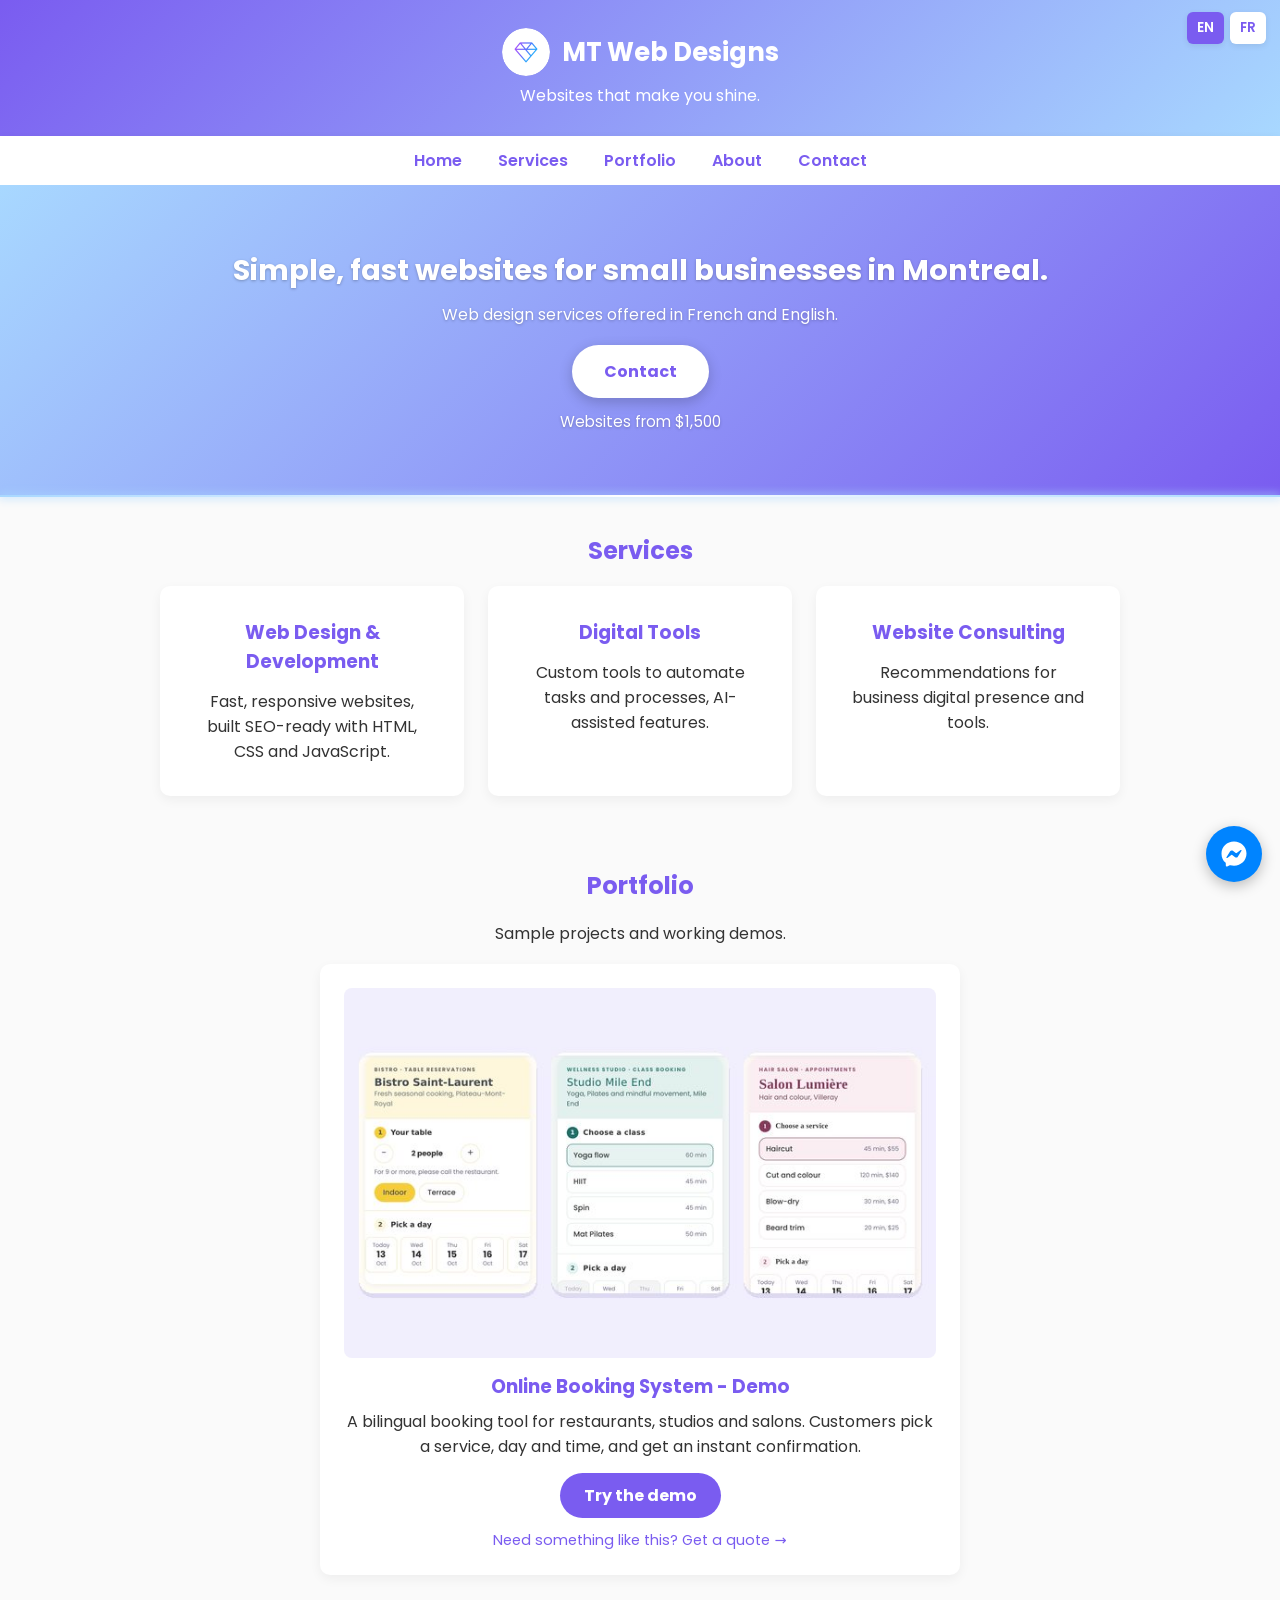
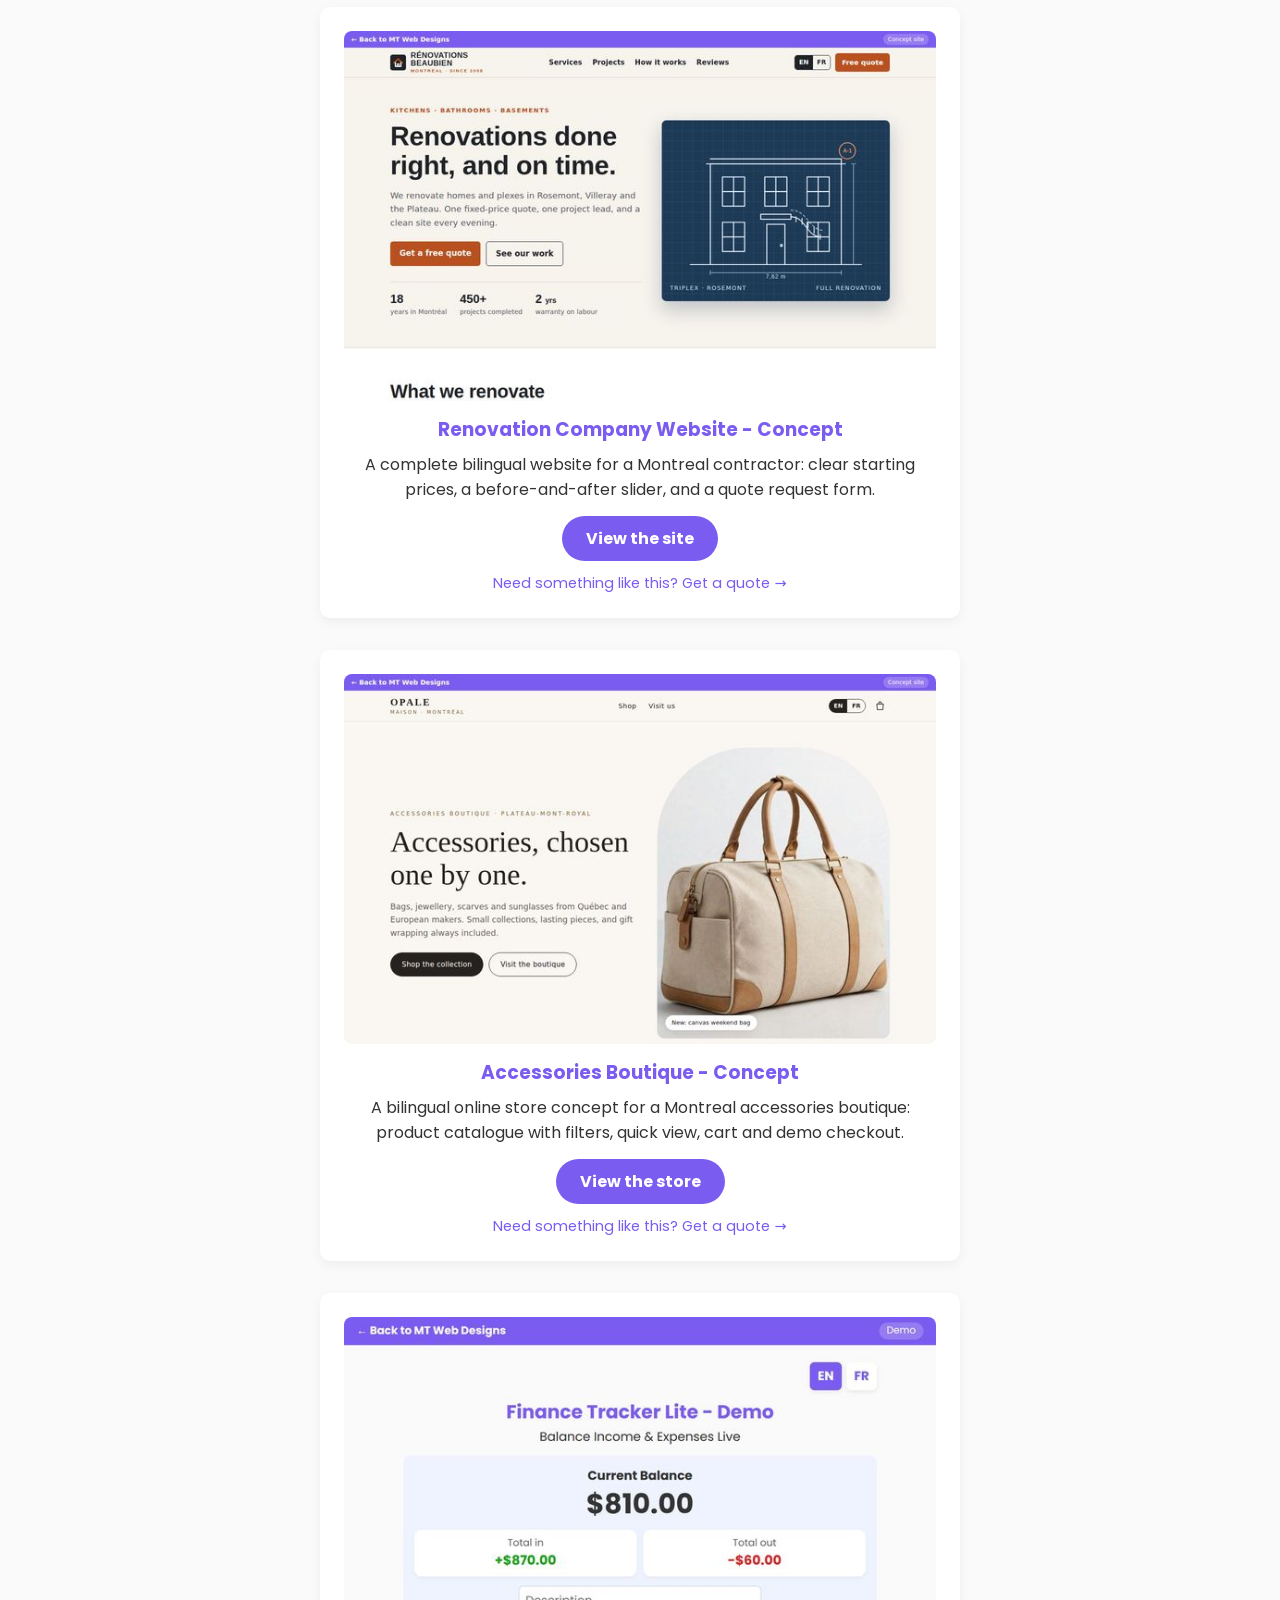
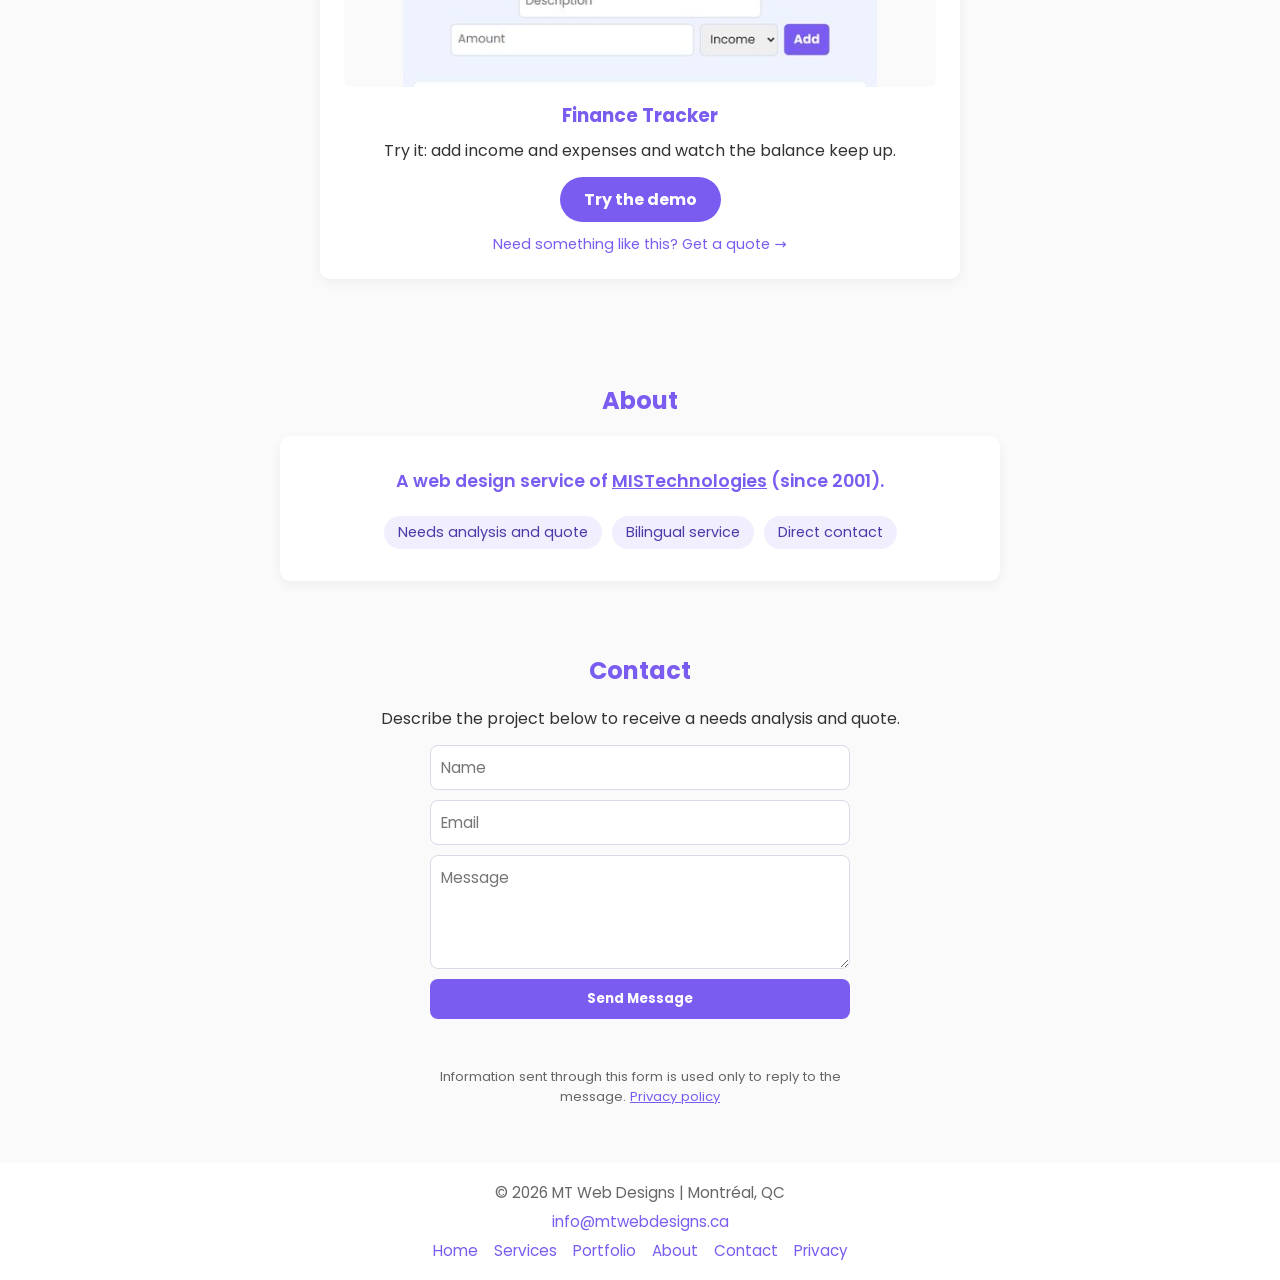
<file: index.html>
<!DOCTYPE html>
<html lang="en">
<head>
    <meta charset="UTF-8" />
    <meta name="viewport" content="width=device-width, initial-scale=1.0" />
    <meta name="theme-color" content="#7a5cf0" />
    <title>MT Web Designs | Websites for Small Businesses in Montreal</title>
    <meta name="description" content="Bilingual websites, digital tools and consulting for professionals and small businesses in Montreal." />
    <link rel="icon" type="image/png" sizes="32x32" href="favicon-32x32.png" />
    <link rel="apple-touch-icon" href="apple-touch-icon.png" />
    <meta property="og:title" content="MT Web Designs | Websites for Small Businesses in Montreal" />
    <meta property="og:description" content="Bilingual websites, digital tools and consulting for small businesses in Montreal." />
    <meta property="og:type" content="website" />
    <meta property="og:url" content="https://mtwebdesigns.ca/" />
    <meta property="og:image" content="https://mtwebdesigns.ca/og-image.png" />
    <meta property="og:image:width" content="1200" />
    <meta property="og:image:height" content="630" />
    <meta property="og:image:alt" content="MT Web Designs: simple, fast websites for small businesses in Montreal" />
    <meta property="og:site_name" content="MT Web Designs" />
    <meta property="og:locale" content="en_CA" />
    <meta property="og:locale:alternate" content="fr_CA" />
    <meta name="twitter:card" content="summary_large_image" />
    <link rel="canonical" href="https://mtwebdesigns.ca/" />
    <link rel="preconnect" href="https://fonts.googleapis.com" />
    <link rel="preconnect" href="https://fonts.gstatic.com" crossorigin />
    <link href="https://fonts.googleapis.com/css2?family=Poppins:wght@400;600;700&display=swap" rel="stylesheet" />
    <link rel="stylesheet" href="style.css?v=15" />
</head>
<body>

<!-- LANGUAGE TOGGLE -->
<div class="lang-toggle">
    <button id="enBtn" class="active">EN</button>
    <button id="frBtn">FR</button>
</div>

<header>
    <div class="brand">
        <span class="logo-wrap"><img src="logo.png" class="logo" alt="MT Web Designs logo" width="48" height="48" /></span>
        MT Web Designs
    </div>
    <p data-en="Websites that make you shine." data-fr="Des sites Web qui vous font briller.">Websites that make you shine.</p>
</header>

<nav>
    <ul>
        <li><a href="#home" data-en="Home" data-fr="Accueil">Home</a></li>
        <li><a href="#services" data-en="Services" data-fr="Services">Services</a></li>
        <li><a href="#portfolio" data-en="Portfolio" data-fr="Portfolio">Portfolio</a></li>
        <li><a href="#about" data-en="About" data-fr="À propos">About</a></li>
        <li><a href="#contact" data-en="Contact" data-fr="Contact">Contact</a></li>
    </ul>
</nav>

<section class="hero" id="home">
    <h1 data-en="Simple, fast websites for small businesses in Montreal." data-fr="Des sites Web simples et rapides pour les petites entreprises de Montréal.">
        Simple, fast websites for small businesses in Montreal.
    </h1>
    <p data-en="Web design services offered in French and English." data-fr="Services de conception Web offerts en français et en anglais.">Web design services offered in French and English.</p>
    <a href="#contact" class="cta-button" data-en="Contact" data-fr="Contact">Contact</a>
    <p class="price-note" data-en="Websites from $1,500" data-fr="Sites Web à partir de 1 500 $">Websites from $1,500</p>
</section>

<main>

<section id="services">
    <h2 data-en="Services" data-fr="Services">Services</h2>

    <div class="services">

        <div class="service">
            <h3 data-en="Web Design & Development" data-fr="Conception et développement Web">
                Web Design & Development
            </h3>
            <p data-en="Fast, responsive websites, built SEO-ready with HTML, CSS and JavaScript."
               data-fr="Sites Web rapides et adaptatifs, prêts pour le référencement (SEO) et conçus en HTML, CSS et JavaScript.">
               Fast, responsive websites, built SEO-ready with HTML, CSS and JavaScript.
            </p>
        </div>

        <div class="service">
            <h3 data-en="Digital Tools" data-fr="Outils numériques">Digital Tools</h3>
            <p data-en="Custom tools to automate tasks and processes, AI-assisted features."
               data-fr="Outils sur mesure pour automatiser les tâches et les processus, fonctions assistées par l’IA.">
               Custom tools to automate tasks and processes, AI-assisted features.
            </p>
        </div>

        <div class="service">
            <h3 data-en="Website Consulting" data-fr="Conseil en sites Web">Website Consulting</h3>
            <p data-en="Recommendations for business digital presence and tools."
               data-fr="Recommandations pour la présence numérique et les outils des entreprises.">
               Recommendations for business digital presence and tools.
            </p>
        </div>

    </div>
</section>

<section id="portfolio">
    <h2 data-en="Portfolio" data-fr="Portfolio">Portfolio</h2>

    <p data-en="Sample projects and working demos."
       data-fr="Exemples de projets et démos fonctionnelles.">
       Sample projects and working demos.
    </p>

    <div class="project">
        <img src="thumb-booking.jpg" class="project-thumb" alt="Online booking system demo for a restaurant, a studio and a salon" width="640" height="400" loading="lazy" />
        <h3 data-en="Online Booking System - Demo" data-fr="Système de réservation en ligne - Démo">Online Booking System - Demo</h3>
        <p data-en="A bilingual booking tool for restaurants, studios and salons. Customers pick a service, day and time, and get an instant confirmation."
           data-fr="Un outil de réservation bilingue pour restaurants, studios et salons. Le client choisit un service, une date et une heure, et reçoit une confirmation immédiate.">
           A bilingual booking tool for restaurants, studios and salons. Customers pick a service, day and time, and get an instant confirmation.
        </p>
        <a href="booking.html" class="project-link" data-en="Try the demo" data-fr="Essayer la démo">Try the demo</a>
        <a href="#contact" class="project-cta" data-en="Need something like this? Get a quote →" data-fr="Besoin d’un projet semblable? Obtenir une soumission →">Need something like this? Get a quote →</a>
    </div>

    <div class="project">
        <img src="thumb-renovation.jpg" class="project-thumb" alt="Renovation company website concept" width="640" height="400" loading="lazy" />
        <h3 data-en="Renovation Company Website - Concept" data-fr="Site Web d'entreprise de rénovation - Concept">Renovation Company Website - Concept</h3>
        <p data-en="A complete bilingual website for a Montreal contractor: clear starting prices, a before-and-after slider, and a quote request form."
           data-fr="Un site Web bilingue complet pour un entrepreneur montréalais : prix de départ clairs, curseur avant-après et formulaire de demande de soumission.">
           A complete bilingual website for a Montreal contractor: clear starting prices, a before-and-after slider, and a quote request form.
        </p>
        <a href="renovation.html" class="project-link" data-en="View the site" data-fr="Voir le site">View the site</a>
        <a href="#contact" class="project-cta" data-en="Need something like this? Get a quote →" data-fr="Besoin d’un projet semblable? Obtenir une soumission →">Need something like this? Get a quote →</a>
    </div>

    <div class="project">
        <img src="thumb-boutique.jpg" class="project-thumb" alt="Accessories boutique website concept" width="640" height="400" loading="lazy" />
        <h3 data-en="Accessories Boutique - Concept" data-fr="Boutique d'accessoires - Concept">Accessories Boutique - Concept</h3>
        <p data-en="A bilingual online store concept for a Montreal accessories boutique: product catalogue with filters, quick view, cart and demo checkout."
           data-fr="Un concept de boutique en ligne bilingue pour une boutique d’accessoires à Montréal : catalogue avec filtres, aperçu rapide, panier et paiement démo.">
           A bilingual online store concept for a Montreal accessories boutique: product catalogue with filters, quick view, cart and demo checkout.
        </p>
        <a href="boutique.html" class="project-link" data-en="View the store" data-fr="Voir la boutique">View the store</a>
        <a href="#contact" class="project-cta" data-en="Need something like this? Get a quote →" data-fr="Besoin d’un projet semblable? Obtenir une soumission →">Need something like this? Get a quote →</a>
    </div>

    <div class="project">
        <img src="thumb-tracker.jpg" class="project-thumb" alt="Finance tracker demo" width="640" height="400" loading="lazy" />
        <h3 data-en="Finance Tracker" data-fr="Suivi des finances">Finance Tracker</h3>
        <p data-en="Try it: add income and expenses and watch the balance keep up."
           data-fr="Essayez-le : ajoutez revenus et dépenses et regardez le solde suivre.">
           Try it: add income and expenses and watch the balance keep up.
        </p>
        <a href="tracker.html" class="project-link" data-en="Try the demo" data-fr="Essayer la démo">Try the demo</a>
        <a href="#contact" class="project-cta" data-en="Need something like this? Get a quote →" data-fr="Besoin d’un projet semblable? Obtenir une soumission →">Need something like this? Get a quote →</a>
    </div>
</section>

<section id="about" class="about">
    <h2 data-en="About" data-fr="À propos">About</h2>
    <div class="about-card">
        <p class="about-lead"><span data-en="A web design service of" data-fr="Un service de conception Web de">A web design service of</span> <a href="https://mistechnologies.ca" target="_blank" rel="noopener">MISTechnologies</a> <span data-en="(since 2001)." data-fr="(depuis 2001).">(since 2001).</span></p>
        <ul class="about-facts">
            <li data-en="Needs analysis and quote" data-fr="Analyse des besoins et soumission">Needs analysis and quote</li>
            <li data-en="Bilingual service" data-fr="Service bilingue">Bilingual service</li>
            <li data-en="Direct contact" data-fr="Contact direct">Direct contact</li>
        </ul>
    </div>
</section>

<section id="contact" class="contact">
    <h2 data-en="Contact" data-fr="Contact">Contact</h2>

    <p data-en="Describe the project below to receive a needs analysis and quote."
       data-fr="Décrivez le projet ci-dessous pour recevoir une analyse des besoins et une soumission.">
       Describe the project below to receive a needs analysis and quote.
    </p>

    <form id="contactForm" action="https://formspree.io/f/mbglapko" method="POST">
        <input name="name" type="text" autocomplete="name" data-en-placeholder="Name" data-fr-placeholder="Nom" placeholder="Name" required />
        <input name="email" type="email" autocomplete="email" data-en-placeholder="Email" data-fr-placeholder="Courriel" placeholder="Email" required />
        <textarea name="message" rows="4" data-en-placeholder="Message" data-fr-placeholder="Message" placeholder="Message" required></textarea>
        <input type="hidden" name="_subject" value="New message from mtwebdesigns.ca" />
        <input type="text" name="_gotcha" class="hp" tabindex="-1" autocomplete="off" aria-hidden="true" />
        <button type="submit" data-en="Send Message" data-fr="Envoyer">Send Message</button>
        <p id="formStatus" role="status" aria-live="polite"></p>
        <p class="privacy-note"><span data-en="Information sent through this form is used only to reply to the message." data-fr="Les renseignements envoyés par ce formulaire servent uniquement à répondre au message.">Information sent through this form is used only to reply to the message.</span> <a href="privacy.html" data-en="Privacy policy" data-fr="Politique de confidentialité">Privacy policy</a></p>
    </form>
</section>

</main>

<footer>
    <p>© 2026 MT Web Designs | Montréal, QC</p>
    <p><a href="mailto:info@mtwebdesigns.ca">info@mtwebdesigns.ca</a></p>
    <p class="footer-nav">
        <a href="#home" data-en="Home" data-fr="Accueil">Home</a>
        <a href="#services" data-en="Services" data-fr="Services">Services</a>
        <a href="#portfolio" data-en="Portfolio" data-fr="Portfolio">Portfolio</a>
        <a href="#about" data-en="About" data-fr="À propos">About</a>
        <a href="#contact" data-en="Contact" data-fr="Contact">Contact</a>
        <a href="privacy.html" data-en="Privacy" data-fr="Confidentialité">Privacy</a>
    </p>
</footer>

<a class="messenger-btn" href="https://m.me/webdesignsmt" target="_blank" rel="noopener">
    <svg viewBox="0 0 24 24" aria-hidden="true"><path fill="currentColor" d="M12 2C6.36 2 2 6.13 2 11.7c0 2.91 1.19 5.44 3.14 7.17.16.15.26.35.27.57l.05 1.78c.02.57.6.94 1.12.71l1.98-.87c.17-.08.36-.09.53-.04.91.25 1.88.38 2.91.38 5.64 0 10-4.13 10-9.7S17.64 2 12 2zm6 7.46-2.94 4.66c-.47.74-1.47.93-2.17.4l-2.34-1.75a.6.6 0 0 0-.72 0l-3.16 2.4c-.42.32-.97-.18-.69-.63l2.94-4.66c.47-.74 1.47-.93 2.17-.4l2.34 1.75c.21.16.51.16.72 0l3.16-2.4c.42-.32.97.18.69.63z"/></svg>
    <span class="sr-only" data-en="Chat on Messenger" data-fr="Discuter sur Messenger">Chat on Messenger</span>
</a>

<script src="script.js?v=2"></script>
</body>
</html>
</file>
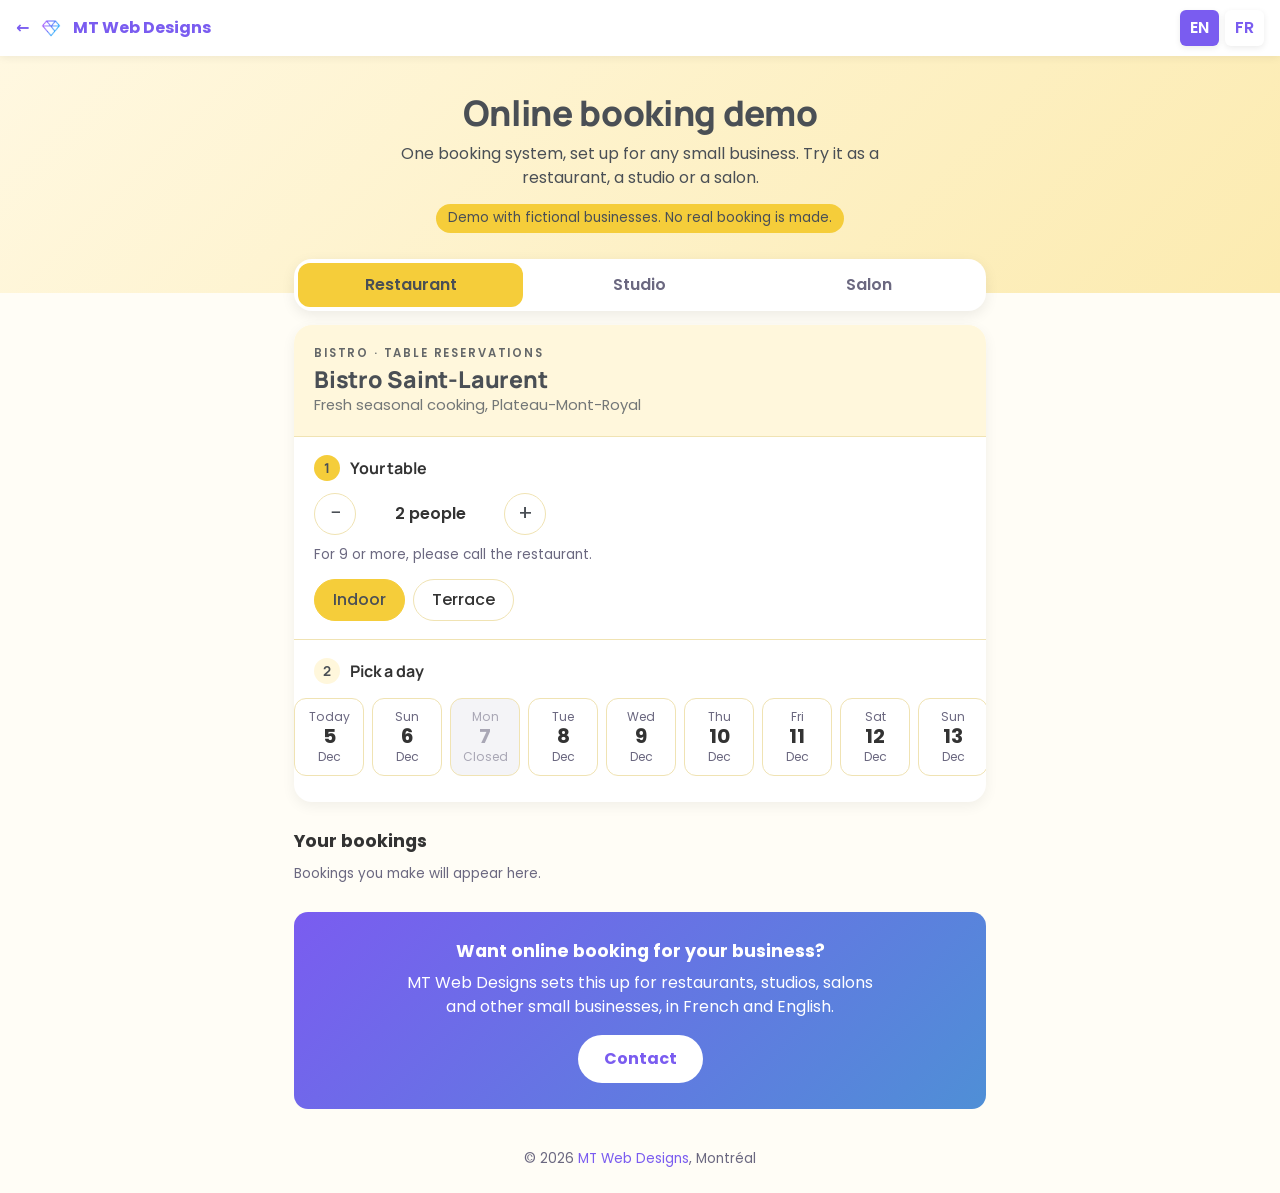
<file: booking.html>
<!DOCTYPE html>
<html lang="en">
<head>
<meta charset="UTF-8" />
<meta name="viewport" content="width=device-width, initial-scale=1, viewport-fit=cover" />
<meta name="theme-color" content="#7a5cf0" />
<title>Booking demo | MT Web Designs</title>
<meta name="description" content="Try a bilingual online booking system for restaurants, studios and salons, built by MT Web Designs in Montréal." />
<link rel="icon" type="image/png" sizes="32x32" href="favicon-32x32.png" />
<link rel="apple-touch-icon" href="apple-touch-icon.png" />
<link rel="preconnect" href="https://fonts.googleapis.com" />
<link rel="preconnect" href="https://fonts.gstatic.com" crossorigin />
<link href="https://fonts.googleapis.com/css2?family=Poppins:wght@400;500;600;700&family=Manrope:wght@600;700;800&family=Jost:wght@400;500;600&family=Cormorant+Garamond:wght@600;700&display=swap" rel="stylesheet" />
<style>
:root{
  --violet:#7a5cf0; --violet-dark:#5b3fd6; --light-blue:#a8d8ff;
  --bg:#fafafa; --text:#333; --muted:#6b6880; --line:#e3e1ee; --soft:#f1eefe;
  --err:#d42828; color-scheme:light;
  --mt:#7a5cf0;
  --intro-a:#7a5cf0; --intro-b:#a8d8ff;
  --head-font:'Poppins',system-ui,sans-serif; --head-case:none; --head-track:normal;
  --head-bg:white; --head-text:#333; --head-accent:#7a5cf0;
  --btn-case:none; --btn-track:normal;
  --r:10px; --r-lg:14px; --r-pill:999px;
}
body{--on-accent:white;--on-accent-soft:rgba(255,255,255,.9);--accent-text:var(--violet)}
/* Bistro: yellow in shades (pale lemon to bright lemon) with soft slate-grey text */
body[data-theme="resto"]{
  --violet:#f5cd3a; --violet-dark:#eabf1f; --soft:#fff7dc; --line:#f0e3b3; --bg:#fffdf6;
  --on-accent:#4a4f55; --on-accent-soft:rgba(74,79,85,.8); --accent-text:#4a4f55;
  --intro-a:#fff8e1; --intro-b:#fcebb0;
  --head-font:'Manrope',system-ui,sans-serif; --head-track:-.01em;
  --head-bg:#fff7dc; --head-text:#5b6166; --head-accent:#4a4f55;
  --r:12px; --r-lg:18px; --r-pill:999px; --accent2:#4a4f55;
}
body[data-theme="resto"] .intro{color:#4a4f55;text-shadow:none}
body[data-theme="resto"] .demo-note{background:#f5cd3a;color:#4a4f55}
body[data-theme="resto"] .biz-head h2,body[data-theme="resto"] .intro h1{font-weight:800}
body[data-theme="resto"] .code{color:#4a4f55;background:#fff3c9}
body[data-theme="resto"] .confirm .ck-bg{fill:#fff3c9}
/* Studio: calm zen teal, airy sans, soft rounded shapes */
body[data-theme="gym"]{
  --violet:#1f6f6b; --violet-dark:#175754; --soft:#e6f3f1; --line:#d4e7e3; --bg:#f2f7f6;
  --intro-a:#1f6f6b; --intro-b:#6fb5ab;
  --head-font:'Jost',system-ui,sans-serif; --head-track:.02em;
  --head-bg:#e3f1ee; --head-text:#1d4e4b; --head-accent:#1f6f6b;
  --r:12px; --r-lg:18px; --r-pill:999px;
}
body[data-theme="gym"] .biz-head h2,body[data-theme="gym"] .intro h1{font-weight:500}
/* Salon: blush and plum, elegant serif, soft rounded shapes */
body[data-theme="salon"]{
  --violet:#853a5c; --violet-dark:#6b2c49; --soft:#fbeef2; --line:#f0dde4; --bg:#fdf7f5;
  --intro-a:#853a5c; --intro-b:#c9869f;
  --head-font:'Cormorant Garamond',Georgia,serif; --head-track:.01em;
  --head-bg:#fbeef2; --head-text:#5a2a40; --head-accent:#853a5c;
  --r:16px; --r-lg:22px; --r-pill:999px;
}
body[data-theme="salon"] .biz-head h2,body[data-theme="salon"] .intro h1{font-size:1.9rem;font-weight:700}
body[data-theme="salon"] .intro h1{font-size:clamp(2rem,6vw,2.6rem)}
@media (prefers-reduced-motion:no-preference){
  .intro,.card,.biz-head,.switch button,.opt,.pill,.day,.time,.primary,.num{transition:background-color .35s,color .35s,border-color .35s,border-radius .35s}
}
*{box-sizing:border-box;margin:0;padding:0}
html{scroll-padding-top:calc(64px + env(safe-area-inset-top,0px))}
body{font-family:'Poppins',system-ui,-apple-system,'Segoe UI',Arial,sans-serif;background:var(--bg);color:var(--text);line-height:1.5}
button,input,textarea{font:inherit;color:inherit}
button{cursor:pointer}
:focus-visible{outline:3px solid var(--accent-text);outline-offset:2px}

.top{position:sticky;top:0;z-index:10;display:flex;justify-content:space-between;align-items:center;
  padding:calc(10px + env(safe-area-inset-top,0px)) 16px 10px;background:white;box-shadow:0 2px 8px rgba(0,0,0,.06)}
.brand{display:flex;align-items:center;gap:8px;color:var(--mt);font-weight:700;text-decoration:none}
.brand img{width:28px;height:28px}
.lang{display:flex;gap:6px}
.lang button{padding:6px 10px;border-radius:6px;border:none;background:white;color:var(--mt);font-weight:600;box-shadow:0 2px 6px rgba(0,0,0,.08)}
.lang button[aria-pressed="true"]{background:var(--mt);color:white}

.intro{background:linear-gradient(135deg,var(--intro-a),var(--intro-b));color:white;text-shadow:0 1px 3px rgba(0,0,0,.25);
  padding:36px 20px 60px;text-align:center}
.intro h1{font-family:var(--head-font);text-transform:var(--head-case);letter-spacing:var(--head-track);font-size:clamp(1.6rem,5vw,2.2rem);line-height:1.2;margin-bottom:8px}
.intro p{max-width:34em;margin:0 auto}
.demo-note{display:inline-block;margin-top:14px;font-size:.85rem;background:rgba(255,255,255,.22);padding:4px 12px;border-radius:999px}

.wrap{max-width:720px;margin:-34px auto 0;padding:0 14px 32px}
.switch{display:grid;grid-template-columns:repeat(3,1fr);gap:4px;background:white;border-radius:var(--r-lg);padding:4px;box-shadow:0 4px 14px rgba(0,0,0,.08)}
.switch button{border:none;background:transparent;padding:10px 4px;border-radius:var(--r);font-weight:600;color:var(--muted)}
.switch button[aria-pressed="true"]{background:var(--violet);color:var(--on-accent)}

.card{background:white;border-radius:var(--r-lg);box-shadow:0 4px 14px rgba(0,0,0,.06);margin-top:14px;overflow:hidden}
.biz-head{padding:20px;border-bottom:1px solid var(--line);background:var(--head-bg);color:var(--head-text)}
.biz-head h2{font-family:var(--head-font);font-size:1.45rem;color:var(--head-accent);line-height:1.2;text-transform:var(--head-case);letter-spacing:var(--head-track)}
.biz-head .kicker{display:block;font-size:.72rem;font-weight:600;letter-spacing:.16em;text-transform:uppercase;color:var(--head-accent);opacity:.85;margin-bottom:4px}
.biz-head p{color:var(--head-text);opacity:.85;font-size:.92rem}
.step{padding:18px 20px;border-bottom:1px solid var(--line)}
.step:last-child{border-bottom:none}
.step h3{font-family:var(--head-font);text-transform:var(--head-case);letter-spacing:var(--head-track);display:flex;align-items:center;gap:10px;font-size:1rem;margin-bottom:12px}
.num{display:inline-grid;place-items:center;width:26px;height:26px;border-radius:50%;background:var(--soft);color:var(--accent-text);font-size:.85rem;font-weight:700;flex:none}
.step.done .num{background:var(--violet);color:var(--on-accent)}
.hint{color:var(--muted);font-size:.85rem;margin-top:10px}

.stepper{display:flex;align-items:center;gap:14px}
.stepper button{width:42px;height:42px;border-radius:50%;border:1.5px solid var(--line);background:white;font-size:1.3rem;line-height:1;color:var(--accent-text)}
.stepper button:disabled{opacity:.35;cursor:not-allowed}
.stepper output{min-width:7.5em;text-align:center;font-weight:600}
.row{display:flex;flex-wrap:wrap;gap:8px;margin-top:14px}
.pill{padding:8px 18px;border-radius:var(--r-pill);border:1.5px solid var(--line);background:white;font-weight:500}
.pill[aria-pressed="true"]{border-color:var(--violet);background:var(--violet);color:var(--on-accent)}

.opt-list{display:grid;gap:8px}
.opt{display:flex;justify-content:space-between;align-items:center;gap:12px;width:100%;text-align:left;padding:12px 14px;border:1.5px solid var(--line);border-radius:var(--r);background:white;font-weight:500}
.opt small{color:var(--muted);white-space:nowrap;font-weight:400}
.opt[aria-pressed="true"]{border-color:var(--violet);background:var(--soft)}

.days{display:flex;gap:8px;overflow-x:auto;scroll-snap-type:x proximity;margin:0 -20px;padding:2px 20px 8px}
.day{flex:0 0 70px;scroll-snap-align:start;display:flex;flex-direction:column;align-items:center;padding:10px 4px;border-radius:var(--r);border:1.5px solid var(--line);background:white;line-height:1.25}
.day .dow,.day .mon{font-size:.76rem;color:var(--muted)}
.day .dnum{font-size:1.25rem;font-weight:700}
.day[aria-pressed="true"]{background:var(--violet);border-color:var(--violet);color:var(--on-accent)}
.day[aria-pressed="true"] .dow,.day[aria-pressed="true"] .mon{color:var(--on-accent-soft)}
.day:disabled{background:#f4f4f7;color:#a9a7b5;cursor:not-allowed}
.day:disabled .dow,.day:disabled .mon{color:#a9a7b5}

.times{display:grid;grid-template-columns:repeat(auto-fill,minmax(98px,1fr));gap:8px}
.time{display:flex;flex-direction:column;align-items:center;padding:10px 6px;border-radius:var(--r);border:1.5px solid var(--line);background:white;font-weight:600;line-height:1.3}
.time small{font-weight:400;font-size:.74rem;color:var(--muted)}
.time[aria-pressed="true"]{background:var(--violet);border-color:var(--violet);color:var(--on-accent)}
.time[aria-pressed="true"] small{color:var(--on-accent-soft)}
.time:disabled{background:#f4f4f7;color:#a9a7b5;cursor:not-allowed}
.time:disabled small{color:#a9a7b5}

.summary{background:var(--soft);border-radius:var(--r);padding:12px 14px;margin-bottom:16px;font-size:.92rem}
.summary strong{color:var(--accent-text)}
.field{display:grid;gap:4px;margin-bottom:12px}
.field label{font-size:.9rem;font-weight:500}
.field input,.field textarea{width:100%;padding:10px 12px;border:1.5px solid var(--line);border-radius:var(--r);background:white;font-size:1rem}
.field input[aria-invalid="true"]{border-color:var(--err)}
.err{color:var(--err);font-size:.82rem}
.primary{text-transform:var(--btn-case);letter-spacing:var(--btn-track);padding:13px 20px;border-radius:var(--r);border:none;background:var(--violet);color:var(--on-accent);font-weight:700;font-size:1rem}
.primary:hover{background:var(--violet-dark)}
.full{width:100%}
.secondary{padding:12px 18px;border-radius:var(--r);border:1.5px solid var(--accent-text);background:white;color:var(--accent-text);font-weight:600}

.confirm{padding:28px 20px;text-align:center}
.confirm:focus{outline:none}
.confirm svg{width:56px;height:56px}
.confirm .ck-bg{fill:var(--soft)}
.confirm .ck{stroke:var(--accent2,var(--violet))}
.confirm h3{font-family:var(--head-font);text-transform:var(--head-case);letter-spacing:var(--head-track);font-size:1.3rem;margin:10px 0 6px}
.code{display:inline-block;font-weight:700;letter-spacing:.08em;background:var(--soft);color:var(--accent-text);padding:6px 14px;border-radius:8px;margin-top:4px}
.details{list-style:none;text-align:left;max-width:380px;margin:18px auto 8px;display:grid;gap:8px}
.details li{display:flex;justify-content:space-between;gap:16px;border-bottom:1px dashed var(--line);padding-bottom:8px}
.details li span:first-child{color:var(--muted)}
.details li span:last-child{text-align:right;font-weight:500}
.actions{display:flex;flex-wrap:wrap;gap:10px;justify-content:center;margin-top:18px}

.mine{margin-top:26px}
.mine h2,.cta h2{font-size:1.1rem}
.mine h2:focus{outline:none}
.bk{display:flex;justify-content:space-between;align-items:center;gap:10px;background:white;border-radius:var(--r);padding:12px 14px;box-shadow:0 2px 6px rgba(0,0,0,.05);margin-top:8px}
.bk span{display:block;color:var(--muted);font-size:.88rem}
.bk-actions{display:flex;gap:2px;flex:none}
.link{background:none;border:none;font-weight:600;padding:6px 8px;border-radius:6px;color:var(--accent-text)}
.link.danger{color:var(--err)}

.cta{margin-top:28px;background:linear-gradient(135deg,var(--mt),#4f8fd6);color:white;border-radius:14px;padding:26px 20px;text-align:center}
.cta p{margin:6px auto 16px;max-width:30em}
.cta a{display:inline-block;background:white;color:var(--mt);font-weight:700;padding:12px 26px;border-radius:999px;text-decoration:none}
.cta a:focus-visible{outline-color:white}
footer{text-align:center;color:var(--muted);font-size:.85rem;padding:8px 16px calc(24px + env(safe-area-inset-bottom,0px))}
footer a{color:var(--mt);text-decoration:none}
</style>
</head>
<body>
<div id="app"></div>

<script>
(() => {
const STORE = "mtwd-booking-demo-v1";

const T = {
  en: {
    title: "Online booking demo",
    intro: "One booking system, set up for any small business. Try it as a restaurant, a studio or a salon.",
    demo: "Demo with fictional businesses. No real booking is made.",
    backHome: "Back to MT Web Designs",
    kick_resto: "Bistro · Table reservations", kick_gym: "Wellness studio · Class booking", kick_salon: "Hair salon · Appointments",
    bizLabel: "Business type", resto: "Restaurant", gym: "Studio", salon: "Salon",
    s1resto: "Your table", s1gym: "Choose a class", s1salon: "Choose a service",
    party: "Party size", people: n => n === 1 ? "1 person" : `${n} people`,
    fewer: "Fewer people", more: "More people",
    bigGroup: "For 9 or more, please call the restaurant.",
    seating: "Seating", indoor: "Indoor", terrace: "Terrace",
    tableFor: n => `Table for ${n}`,
    s2: "Pick a day", today: "Today", closed: "Closed", noClass: "No class",
    s3: "Pick a time", noSlots: "No times left on this day. Try another day.",
    spots: n => n === 1 ? "1 spot left" : `${n} spots left`,
    full: "Full", taken: "Taken", yours: "Booked",
    s4: "Your details", name: "Name", email: "Email",
    phone: "Phone (optional)", notes: "Notes (optional)",
    notesPh: { resto: "Allergies, special occasion…", gym: "Injuries, or is it your first class?", salon: "Anything we should know?" },
    confirm: "Confirm booking",
    errName: "Enter your name.", errEmail: "Enter a valid email address.",
    done: "Booking confirmed", code: "Booking code",
    where: "Where", what: "What", when: "When",
    doneSub: e => `In a real setup, a confirmation email would go to ${e}.`,
    addCal: "Add to calendar", another: "Book another",
    mine: "Your bookings", none: "Bookings you make will appear here.",
    cancel: "Cancel", cancelled: "Booking cancelled.",
    ctaT: "Want online booking for your business?",
    ctaP: "MT Web Designs sets this up for restaurants, studios, salons and other small businesses, in French and English.",
    ctaB: "Contact"
  },
  fr: {
    title: "Démo de réservation en ligne",
    intro: "Un seul système de réservation, adapté à toute petite entreprise. Essayez-le en mode restaurant, studio ou salon.",
    demo: "Démo avec des entreprises fictives. Aucune réservation réelle n’est faite.",
    backHome: "Retour à MT Web Designs",
    kick_resto: "Bistro · Réservation de table", kick_gym: "Studio bien-être · Réservation de cours", kick_salon: "Salon de coiffure · Rendez-vous",
    bizLabel: "Type d’entreprise", resto: "Restaurant", gym: "Studio", salon: "Salon",
    s1resto: "Votre table", s1gym: "Choisissez un cours", s1salon: "Choisissez un service",
    party: "Nombre de personnes", people: n => n === 1 ? "1 personne" : `${n} personnes`,
    fewer: "Moins de personnes", more: "Plus de personnes",
    bigGroup: "Pour 9 personnes ou plus, veuillez appeler le restaurant.",
    seating: "Place", indoor: "Intérieur", terrace: "Terrasse",
    tableFor: n => `Table pour ${n}`,
    s2: "Choisissez une date", today: "Auj.", closed: "Fermé", noClass: "Aucun cours",
    s3: "Choisissez une heure", noSlots: "Plus de disponibilités ce jour-là. Essayez une autre date.",
    spots: n => n === 1 ? "1 place restante" : `${n} places restantes`,
    full: "Complet", taken: "Pris", yours: "Réservé",
    s4: "Vos coordonnées", name: "Nom", email: "Courriel",
    phone: "Téléphone (facultatif)", notes: "Remarques (facultatif)",
    notesPh: { resto: "Allergies, occasion spéciale…", gym: "Blessures, ou est-ce votre premier cours?", salon: "Quelque chose à nous dire?" },
    confirm: "Confirmer la réservation",
    errName: "Entrez votre nom.", errEmail: "Entrez une adresse courriel valide.",
    done: "Réservation confirmée", code: "Code de réservation",
    where: "Où", what: "Quoi", when: "Quand",
    doneSub: e => `Dans une vraie installation, un courriel de confirmation serait envoyé à ${e}.`,
    addCal: "Ajouter au calendrier", another: "Nouvelle réservation",
    mine: "Vos réservations", none: "Vos réservations apparaîtront ici.",
    cancel: "Annuler", cancelled: "Réservation annulée.",
    ctaT: "Vous voulez la réservation en ligne pour votre entreprise?",
    ctaP: "MT Web Designs l’installe pour les restaurants, studios, salons et autres petites entreprises, en français et en anglais.",
    ctaB: "Contact"
  }
};

/* Days: 0 = Sunday ... 6 = Saturday */
const BIZ = {
  resto: {
    kind: "resto", name: "Bistro Saint-Laurent", area: "Plateau-Mont-Royal",
    tag: { en: "Fresh seasonal cooking", fr: "Cuisine fraîche de saison" },
    closed: [1], open: "17:00", last: "21:30", dur: 90
  },
  gym: {
    kind: "gym", name: "Studio Mile End", area: "Mile End",
    tag: { en: "Yoga, Pilates and mindful movement", fr: "Yoga, Pilates et mouvement en pleine conscience" },
    closed: [],
    classes: [
      { id: "yoga", name: { en: "Yoga flow", fr: "Yoga flow" }, dur: 60, cap: 16,
        times: { 1: ["07:00", "18:00"], 3: ["07:00", "18:00"], 5: ["07:00"], 6: ["10:00"], 0: ["10:00"] } },
      { id: "hiit", name: { en: "HIIT", fr: "HIIT" }, dur: 45, cap: 12,
        times: { 1: ["12:00", "17:30"], 2: ["06:30", "17:30"], 4: ["06:30", "17:30"], 6: ["09:00"] } },
      { id: "spin", name: { en: "Spin", fr: "Vélo stationnaire" }, dur: 45, cap: 20,
        times: { 2: ["12:00", "18:30"], 3: ["06:30"], 4: ["12:00", "18:30"], 5: ["17:30"], 6: ["11:00"] } },
      { id: "pilates", name: { en: "Mat Pilates", fr: "Pilates au sol" }, dur: 50, cap: 10,
        times: { 1: ["09:30"], 3: ["09:30", "19:00"], 5: ["09:30"], 0: ["11:30"] } }
    ]
  },
  salon: {
    kind: "salon", name: "Salon Lumière", area: "Villeray",
    tag: { en: "Hair and colour", fr: "Coiffure et coloration" },
    closed: [0, 1],
    hours: { def: ["09:00", "18:00"], 4: ["09:00", "20:00"], 5: ["09:00", "20:00"], 6: ["09:00", "16:00"] },
    services: [
      { id: "cut", name: { en: "Haircut", fr: "Coupe" }, dur: 45, price: 55 },
      { id: "color", name: { en: "Cut and colour", fr: "Coupe et coloration" }, dur: 120, price: 140 },
      { id: "blow", name: { en: "Blow-dry", fr: "Brushing" }, dur: 30, price: 40 },
      { id: "beard", name: { en: "Beard trim", fr: "Taille de barbe" }, dur: 20, price: 25 }
    ]
  }
};

const state = {
  lang: "en", biz: "resto",
  party: 2, seating: "indoor", classId: null, serviceId: null,
  date: null, time: null,
  form: { name: "", email: "", phone: "", notes: "" },
  errors: {}, confirmed: null, bookings: [], note: ""
};

/* ---------- helpers ---------- */
const t = k => T[state.lang][k];
const esc = s => String(s).replace(/[&<>"']/g, c => ({ "&": "&amp;", "<": "&lt;", ">": "&gt;", '"': "&quot;", "'": "&#39;" }[c]));
const pad = n => String(n).padStart(2, "0");
const keyOf = d => `${d.getFullYear()}-${pad(d.getMonth() + 1)}-${pad(d.getDate())}`;
const dateOf = k => { const [y, m, d] = k.split("-").map(Number); return new Date(y, m - 1, d); };
const toMin = s => { const [h, m] = s.split(":").map(Number); return h * 60 + m; };
const fromMin = n => `${pad(Math.floor(n / 60))}:${pad(n % 60)}`;
const locale = () => state.lang === "fr" ? "fr-CA" : "en-CA";
const reduceMotion = () => window.matchMedia("(prefers-reduced-motion: reduce)").matches;

function hash(s) {
  let h = 2166136261;
  for (let i = 0; i < s.length; i++) { h ^= s.charCodeAt(i); h = Math.imul(h, 16777619); }
  return h >>> 0;
}
function fmtTime(s) {
  const [h, m] = s.split(":").map(Number);
  if (state.lang === "fr") return m ? `${h} h ${pad(m)}` : `${h} h`;
  return `${(h % 12) || 12}:${pad(m)} ${h < 12 ? "AM" : "PM"}`;
}
function fmtDate(k, long) {
  const opts = long ? { weekday: "long", day: "numeric", month: "long" } : { weekday: "short", day: "numeric", month: "short" };
  return new Intl.DateTimeFormat(locale(), opts).format(dateOf(k));
}
const price = n => state.lang === "fr" ? `${n} $` : `$${n}`;
const todayKey = () => keyOf(new Date());

function whatLabel(o) {
  const b = BIZ[o.biz];
  if (b.kind === "resto") return `${t("tableFor")(o.party)}, ${t(o.seating).toLowerCase()}`;
  if (b.kind === "gym") { const c = b.classes.find(x => x.id === o.classId); return `${c.name[state.lang]} (${c.dur} min)`; }
  const s = b.services.find(x => x.id === o.serviceId); return `${s.name[state.lang]} (${s.dur} min)`;
}
function durOf(o) {
  const b = BIZ[o.biz];
  if (b.kind === "resto") return b.dur;
  if (b.kind === "gym") return b.classes.find(x => x.id === o.classId).dur;
  return b.services.find(x => x.id === o.serviceId).dur;
}
function choiceMade() {
  const k = BIZ[state.biz].kind;
  return k === "resto" || (k === "gym" && state.classId) || (k === "salon" && state.serviceId);
}

/* ---------- storage ---------- */
function load() {
  const fallback = (navigator.language || "").toLowerCase().startsWith("fr") ? "fr" : "en";
  try {
    const d = JSON.parse(localStorage.getItem(STORE) || "{}");
    const shared = localStorage.getItem("mtwd-lang");
    state.lang = shared === "en" || shared === "fr" ? shared : fallback;
    if (Array.isArray(d.bookings)) state.bookings = d.bookings.filter(b => b && BIZ[b.biz] && b.date >= todayKey());
  } catch (e) { state.lang = fallback; }
}
function save() {
  try {
    localStorage.setItem(STORE, JSON.stringify({ bookings: state.bookings }));
    localStorage.setItem("mtwd-lang", state.lang);
  } catch (e) {}
}

/* ---------- availability ---------- */
function dayStatus(d) {
  const b = BIZ[state.biz], dow = d.getDay();
  if (b.closed.includes(dow)) return { ok: false, label: t("closed") };
  if (b.kind === "gym" && state.classId) {
    const c = b.classes.find(x => x.id === state.classId);
    if (!c.times[dow]) return { ok: false, label: t("noClass") };
  }
  return { ok: true };
}
function slots() {
  const b = BIZ[state.biz], dow = dateOf(state.date).getDay();
  const cutoff = Date.now() + 30 * 60000;
  const future = tm => { const x = dateOf(state.date), m = toMin(tm); x.setHours(Math.floor(m / 60), m % 60); return x.getTime() > cutoff; };
  const mine = tm => state.bookings.some(k => k.biz === state.biz && k.date === state.date && k.time === tm);
  let list = [];
  if (b.kind === "resto") {
    const rate = 18 + state.party * 5 + (dow === 5 || dow === 6 ? 20 : 0);
    for (let m = toMin(b.open); m <= toMin(b.last); m += 30) {
      const tm = fromMin(m);
      list.push({ tm, taken: hash(`${state.biz}|${state.date}|${tm}|${state.party > 4 ? "L" : "S"}`) % 100 < rate });
    }
  } else if (b.kind === "salon") {
    const s = b.services.find(x => x.id === state.serviceId);
    const h = b.hours[dow] || b.hours.def;
    for (let m = toMin(h[0]); m + s.dur <= toMin(h[1]); m += 30) {
      const tm = fromMin(m);
      list.push({ tm, taken: hash(`${state.biz}|${state.date}|${tm}`) % 100 < 38 });
    }
  } else {
    const c = b.classes.find(x => x.id === state.classId);
    (c.times[dow] || []).forEach(tm => {
      let left = Math.max(0, c.cap - (hash(`${state.date}|${c.id}|${tm}`) % (c.cap + 4)));
      if (mine(tm)) left = Math.max(0, left - 1);
      list.push({ tm, taken: left === 0, left });
    });
  }
  return list.filter(s => future(s.tm)).map(s => ({ ...s, mine: mine(s.tm) }));
}

/* ---------- rendering ---------- */
function renderChoice() {
  const b = BIZ[state.biz], L = state.lang;
  if (b.kind === "resto") {
    return `<div class="step done" id="s1"><h3><span class="num">1</span>${t("s1resto")}</h3>
      <div class="stepper" role="group" aria-label="${t("party")}">
        <button data-act="party" data-val="-1" aria-label="${t("fewer")}" ${state.party <= 1 ? "disabled" : ""}>−</button>
        <output aria-live="polite">${t("people")(state.party)}</output>
        <button data-act="party" data-val="1" aria-label="${t("more")}" ${state.party >= 8 ? "disabled" : ""}>+</button>
      </div>
      <p class="hint">${t("bigGroup")}</p>
      <div class="row" role="group" aria-label="${t("seating")}">
        ${["indoor", "terrace"].map(s => `<button class="pill" data-act="seating" data-val="${s}" aria-pressed="${state.seating === s}">${t(s)}</button>`).join("")}
      </div></div>`;
  }
  const isGym = b.kind === "gym";
  const items = isGym ? b.classes : b.services;
  const sel = isGym ? state.classId : state.serviceId;
  return `<div class="step ${sel ? "done" : ""}" id="s1"><h3><span class="num">1</span>${t(isGym ? "s1gym" : "s1salon")}</h3>
    <div class="opt-list">${items.map(i => `<button class="opt" data-act="pick" data-val="${i.id}" aria-pressed="${sel === i.id}">
      <span>${esc(i.name[L])}</span><small>${i.dur} min${isGym ? "" : `, ${price(i.price)}`}</small></button>`).join("")}
    </div></div>`;
}

function renderDays() {
  const now = new Date(), out = [];
  const dowF = new Intl.DateTimeFormat(locale(), { weekday: "short" });
  const monF = new Intl.DateTimeFormat(locale(), { month: "short" });
  for (let i = 0; i < 14; i++) {
    const d = new Date(now.getFullYear(), now.getMonth(), now.getDate() + i);
    const k = keyOf(d), st = dayStatus(d);
    out.push(`<button class="day" data-act="date" data-val="${k}" aria-pressed="${state.date === k}" ${st.ok ? "" : "disabled"}
      aria-label="${fmtDate(k, true)}${st.ok ? "" : ", " + st.label}">
      <span class="dow">${i === 0 ? t("today") : dowF.format(d)}</span>
      <span class="dnum">${d.getDate()}</span>
      <span class="mon">${st.ok ? monF.format(d) : st.label}</span></button>`);
  }
  return `<div class="step ${state.date ? "done" : ""}" id="s2"><h3><span class="num">2</span>${t("s2")}</h3>
    <div class="days">${out.join("")}</div></div>`;
}

function renderTimes() {
  const list = slots(), gym = BIZ[state.biz].kind === "gym";
  const open = list.some(s => !s.taken && !s.mine);
  const body = !list.length || !open ? `<p class="hint">${t("noSlots")}</p>` : "";
  const grid = list.length ? `<div class="times">${list.map(s => {
    let sub = "";
    if (s.mine) sub = t("yours");
    else if (gym) sub = s.left === 0 ? t("full") : t("spots")(s.left);
    else if (s.taken) sub = t("taken");
    const dis = s.taken || s.mine;
    return `<button class="time" data-act="time" data-val="${s.tm}" aria-pressed="${state.time === s.tm}" ${dis ? "disabled" : ""}>
      ${fmtTime(s.tm)}${sub ? `<small>${sub}</small>` : ""}</button>`;
  }).join("")}</div>` : "";
  return `<div class="step ${state.time ? "done" : ""}" id="s3"><h3><span class="num">3</span>${t("s3")}</h3>${grid}${body}</div>`;
}

function field(name, label, type, auto, extra = "") {
  const err = state.errors[name];
  return `<div class="field"><label for="f-${name}">${label}</label>
    <input id="f-${name}" name="${name}" type="${type}" autocomplete="${auto}" value="${esc(state.form[name])}"
      ${err ? `aria-invalid="true" aria-describedby="e-${name}"` : ""} ${extra} />
    ${err ? `<span class="err" id="e-${name}">${t(err)}</span>` : ""}</div>`;
}

function renderDetails() {
  const b = BIZ[state.biz];
  return `<div class="step" id="s4"><h3><span class="num">4</span>${t("s4")}</h3>
    <form id="details" novalidate>
      <div class="summary"><strong>${b.name}</strong><br>${esc(whatLabel({ ...state, biz: state.biz }))}<br>${fmtDate(state.date, true)}, ${fmtTime(state.time)}</div>
      ${field("name", t("name"), "text", "name")}
      ${field("email", t("email"), "email", "email", 'inputmode="email"')}
      ${field("phone", t("phone"), "tel", "tel")}
      <div class="field"><label for="f-notes">${t("notes")}</label>
        <textarea id="f-notes" name="notes" rows="2" placeholder="${t("notesPh")[b.kind]}">${esc(state.form.notes)}</textarea></div>
      <button class="primary full" type="submit">${t("confirm")}</button>
    </form></div>`;
}

function renderConfirm(bk) {
  return `<div class="confirm" id="confirmBox" tabindex="-1">
    <svg viewBox="0 0 56 56" aria-hidden="true"><circle class="ck-bg" cx="28" cy="28" r="27"/>
      <path class="ck" d="M17 29l7 7 15-16" fill="none" stroke-width="4" stroke-linecap="round" stroke-linejoin="round"/></svg>
    <h3>${t("done")}</h3>
    <div class="hint">${t("code")}</div>
    <div class="code">${bk.code}</div>
    <ul class="details">
      <li><span>${t("where")}</span><span>${BIZ[bk.biz].name}</span></li>
      <li><span>${t("what")}</span><span>${esc(whatLabel(bk))}</span></li>
      <li><span>${t("when")}</span><span>${fmtDate(bk.date, true)}, <span style="white-space:nowrap">${fmtTime(bk.time)}</span></span></li>
      <li><span>${t("name")}</span><span>${esc(bk.name)}</span></li>
    </ul>
    <p class="hint">${esc(t("doneSub")(bk.email))}</p>
    <div class="actions">
      <button class="secondary" data-act="cal" data-val="${bk.id}">${t("addCal")}</button>
      <button class="primary" data-act="another">${t("another")}</button>
    </div></div>`;
}

function renderMine() {
  const list = state.bookings.filter(b => b.date >= todayKey())
    .sort((a, b) => (a.date + a.time).localeCompare(b.date + b.time));
  return `<section class="mine" aria-labelledby="mineH"><h2 id="mineH" tabindex="-1">${t("mine")}</h2>
    ${list.length ? list.map(bk => `<div class="bk"><div><strong>${BIZ[bk.biz].name}</strong>
      <span>${esc(whatLabel(bk))}</span><span>${fmtDate(bk.date)}, ${fmtTime(bk.time)}</span></div>
      <div class="bk-actions">
        <button class="link" data-act="cal" data-val="${bk.id}" aria-label="${t("addCal")}, ${bk.code}">📅</button>
        <button class="link danger" data-act="cancel" data-val="${bk.id}" aria-label="${t("cancel")} ${bk.code}">${t("cancel")}</button>
      </div></div>`).join("") : `<p class="hint">${t("none")}</p>`}
    <p class="hint" role="status">${state.note}</p></section>`;
}

function render() {
  const L = state.lang, b = BIZ[state.biz];
  document.documentElement.lang = L;
  document.body.dataset.theme = state.biz;
  document.title = `${t("title")} | MT Web Designs`;
  let flow;
  const bk = state.confirmed && state.bookings.find(x => x.id === state.confirmed);
  if (bk) flow = renderConfirm(bk);
  else {
    state.confirmed = null;
    flow = renderChoice() + (choiceMade() ? renderDays() : "") + (choiceMade() && state.date ? renderTimes() : "") + (state.time ? renderDetails() : "");
  }
  document.getElementById("app").innerHTML = `
  <header class="top">
    <a class="brand" href="./#portfolio" aria-label="${t("backHome")}"><span aria-hidden="true">←</span><img src="logo.png" alt="" width="28" height="28" onerror="this.remove()" />MT Web Designs</a>
    <div class="lang" role="group" aria-label="Language / Langue">
      <button data-act="lang" data-val="en" aria-pressed="${L === "en"}">EN</button>
      <button data-act="lang" data-val="fr" aria-pressed="${L === "fr"}">FR</button>
    </div>
  </header>
  <section class="intro"><h1>${t("title")}</h1><p>${t("intro")}</p><span class="demo-note">${t("demo")}</span></section>
  <main class="wrap">
    <div class="switch" role="group" aria-label="${t("bizLabel")}">
      ${["resto", "gym", "salon"].map(k => `<button data-act="biz" data-val="${k}" aria-pressed="${state.biz === k}">${t(k)}</button>`).join("")}
    </div>
    <section class="card" id="bookingCard" aria-labelledby="bizName">
      <div class="biz-head"><span class="kicker">${t("kick_" + state.biz)}</span><h2 id="bizName">${b.name}</h2><p>${b.tag[L]}, ${b.area}</p></div>
      ${flow}
    </section>
    ${renderMine()}
    <section class="cta"><h2>${t("ctaT")}</h2><p>${t("ctaP")}</p><a href="./#contact">${t("ctaB")}</a></section>
  </main>
  <footer>© 2026 <a href="./">MT Web Designs</a>, Montréal</footer>`;
}

/* ---------- actions ---------- */
function resetFlow() {
  Object.assign(state, { party: 2, seating: "indoor", classId: null, serviceId: null, date: null, time: null, errors: {}, confirmed: null });
}
function makeCode() {
  const c = "ABCDEFGHJKLMNPQRSTUVWXYZ23456789";
  let s = "MT-";
  for (let i = 0; i < 4; i++) s += c[Math.floor(Math.random() * c.length)];
  return s;
}
function goTo(id) {
  const el = document.getElementById(id);
  if (el) el.scrollIntoView({ behavior: reduceMotion() ? "auto" : "smooth", block: "start" });
}
function downloadIcs(id) {
  const bk = state.bookings.find(b => b.id === id);
  if (!bk) return;
  const b = BIZ[bk.biz];
  const start = dateOf(bk.date), m = toMin(bk.time);
  start.setHours(Math.floor(m / 60), m % 60);
  const end = new Date(start.getTime() + durOf(bk) * 60000);
  const f = d => `${d.getFullYear()}${pad(d.getMonth() + 1)}${pad(d.getDate())}T${pad(d.getHours())}${pad(d.getMinutes())}00`;
  const e = s => String(s).replace(/[\\;,]/g, x => "\\" + x).replace(/\n/g, "\\n");
  const stamp = new Date().toISOString().replace(/[-:]/g, "").replace(/\.\d+/, "");
  const ics = [
    "BEGIN:VCALENDAR", "VERSION:2.0", "PRODID:-//MT Web Designs//Booking demo//EN", "BEGIN:VEVENT",
    `UID:${bk.id}@mtwebdesigns.ca`, `DTSTAMP:${stamp}`, `DTSTART:${f(start)}`, `DTEND:${f(end)}`,
    `SUMMARY:${e(`${b.name}: ${whatLabel(bk)}`)}`, `LOCATION:${e(`${b.area}, Montréal`)}`,
    `DESCRIPTION:${e(`${t("code")}: ${bk.code} (demo)`)}`, "END:VEVENT", "END:VCALENDAR"
  ].join("\r\n");
  const url = URL.createObjectURL(new Blob([ics], { type: "text/calendar" }));
  const a = document.createElement("a");
  a.href = url; a.download = `booking-${bk.code}.ics`;
  document.body.appendChild(a); a.click(); a.remove();
  setTimeout(() => URL.revokeObjectURL(url), 1000);
}

document.addEventListener("click", e => {
  const el = e.target.closest("[data-act]");
  if (!el || el.disabled) return;
  const act = el.dataset.act, val = el.dataset.val;
  let focusSel = `[data-act="${act}"]` + (val != null ? `[data-val="${val}"]` : "");
  let scroll = null;
  state.note = "";
  switch (act) {
    case "lang": state.lang = val; save(); break;
    case "biz": if (state.biz !== val) { state.biz = val; resetFlow(); } break;
    case "party": state.party = Math.min(8, Math.max(1, state.party + Number(val))); state.time = null; break;
    case "seating": state.seating = val; state.time = null; break;
    case "pick":
      if (BIZ[state.biz].kind === "gym") state.classId = val; else state.serviceId = val;
      state.time = null;
      if (state.date && !dayStatus(dateOf(state.date)).ok) state.date = null;
      scroll = state.date ? "s3" : "s2";
      break;
    case "date": state.date = val; state.time = null; scroll = "s3"; break;
    case "time": state.time = val; scroll = "s4"; break;
    case "cal": downloadIcs(val); return;
    case "another": resetFlow(); scroll = "bookingCard"; focusSel = '#bookingCard .switch button[aria-pressed="true"], #s1 button'; break;
    case "cancel":
      state.bookings = state.bookings.filter(b => b.id !== val);
      if (state.confirmed === val) state.confirmed = null;
      save(); state.note = t("cancelled"); focusSel = "#mineH";
      break;
  }
  render();
  const f = document.querySelector(focusSel);
  if (f && !f.disabled) f.focus({ preventScroll: true });
  if (scroll) goTo(scroll);
});

document.addEventListener("input", e => {
  const el = e.target;
  if (el.form && el.form.id === "details" && el.name in state.form) state.form[el.name] = el.value;
});

document.addEventListener("submit", e => {
  if (e.target.id !== "details") return;
  e.preventDefault();
  const f = state.form, errs = {};
  if (!f.name.trim()) errs.name = "errName";
  if (!/^\S+@\S+\.\S+$/.test(f.email.trim())) errs.email = "errEmail";
  state.errors = errs;
  if (Object.keys(errs).length) {
    render();
    document.getElementById(errs.name ? "f-name" : "f-email").focus();
    return;
  }
  const bk = {
    id: Date.now().toString(36) + Math.random().toString(36).slice(2, 6),
    code: makeCode(), biz: state.biz, party: state.party, seating: state.seating,
    classId: state.classId, serviceId: state.serviceId, date: state.date, time: state.time,
    name: f.name.trim(), email: f.email.trim()
  };
  state.bookings.push(bk);
  save();
  state.confirmed = bk.id;
  state.form.notes = "";
  render();
  document.getElementById("confirmBox").focus({ preventScroll: true });
  goTo("bookingCard");
});

load();
render();
})();
</script>
</body>
</html>
</file>
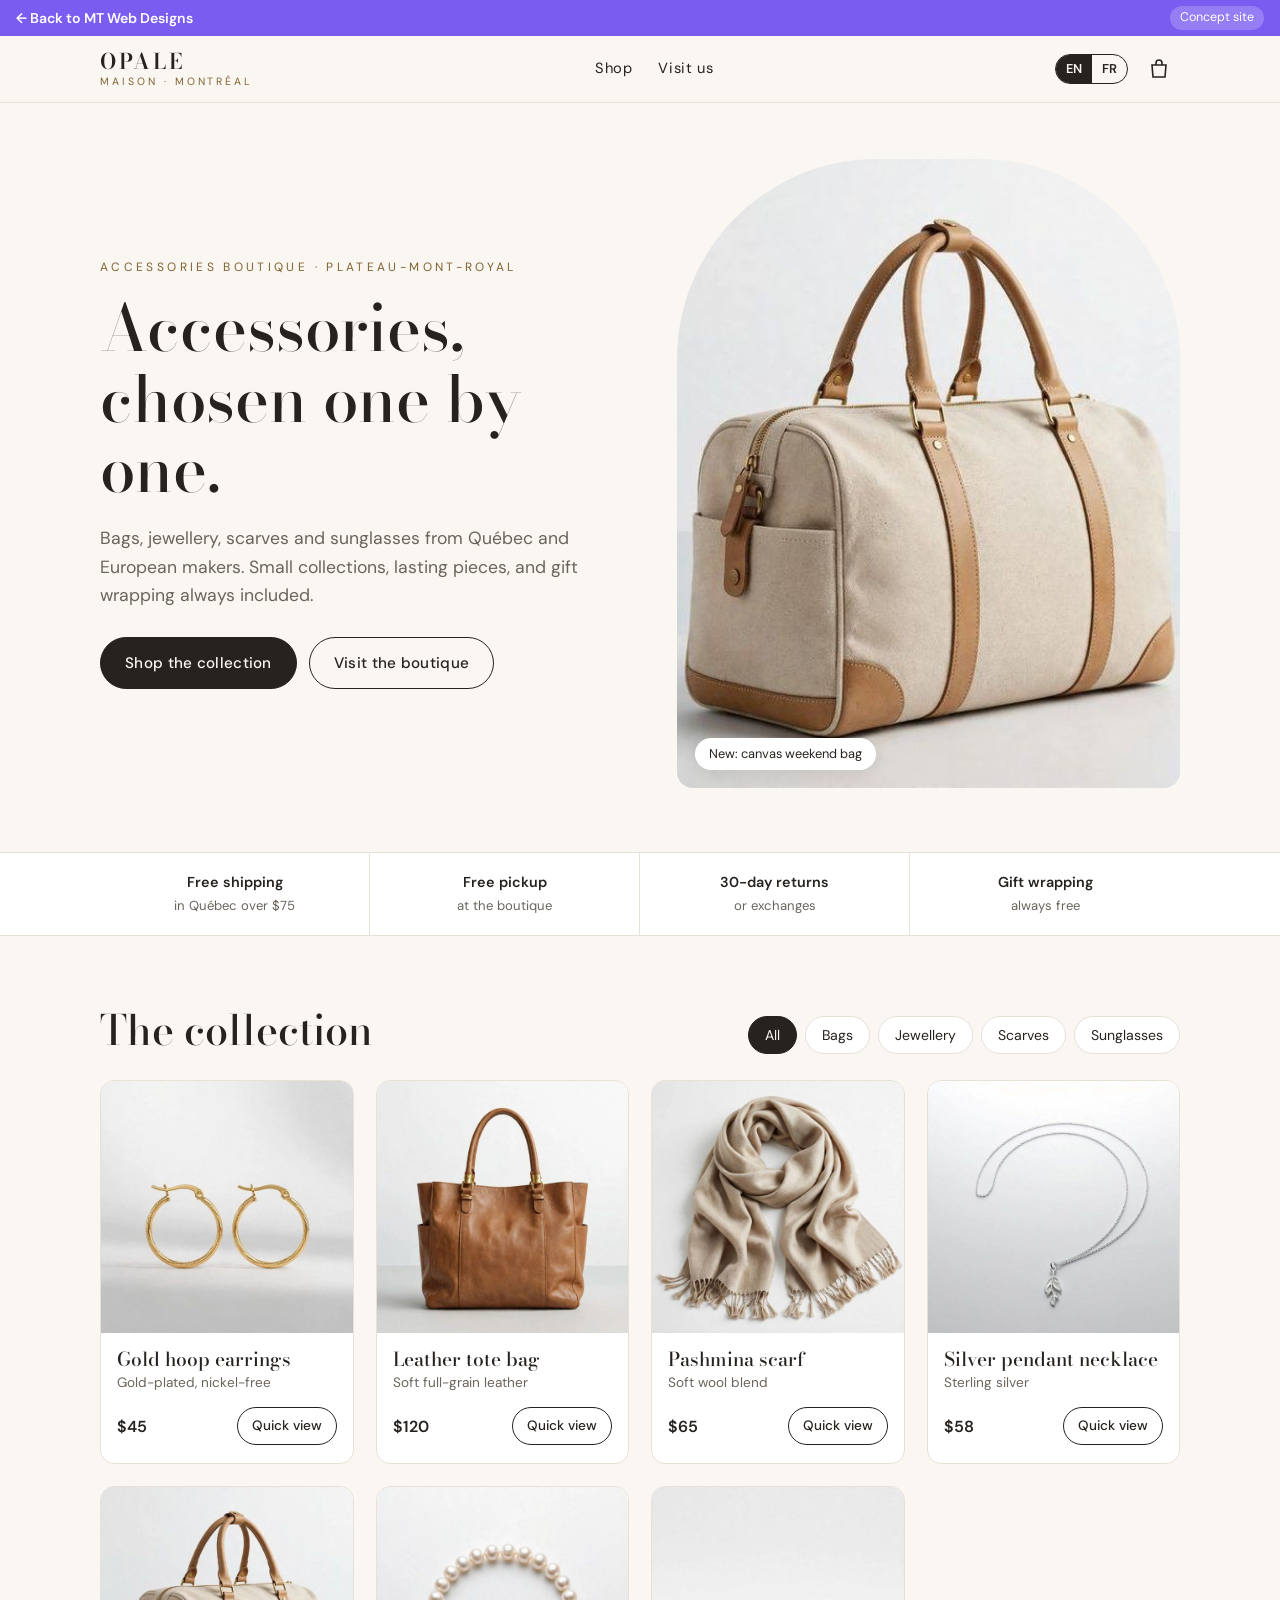
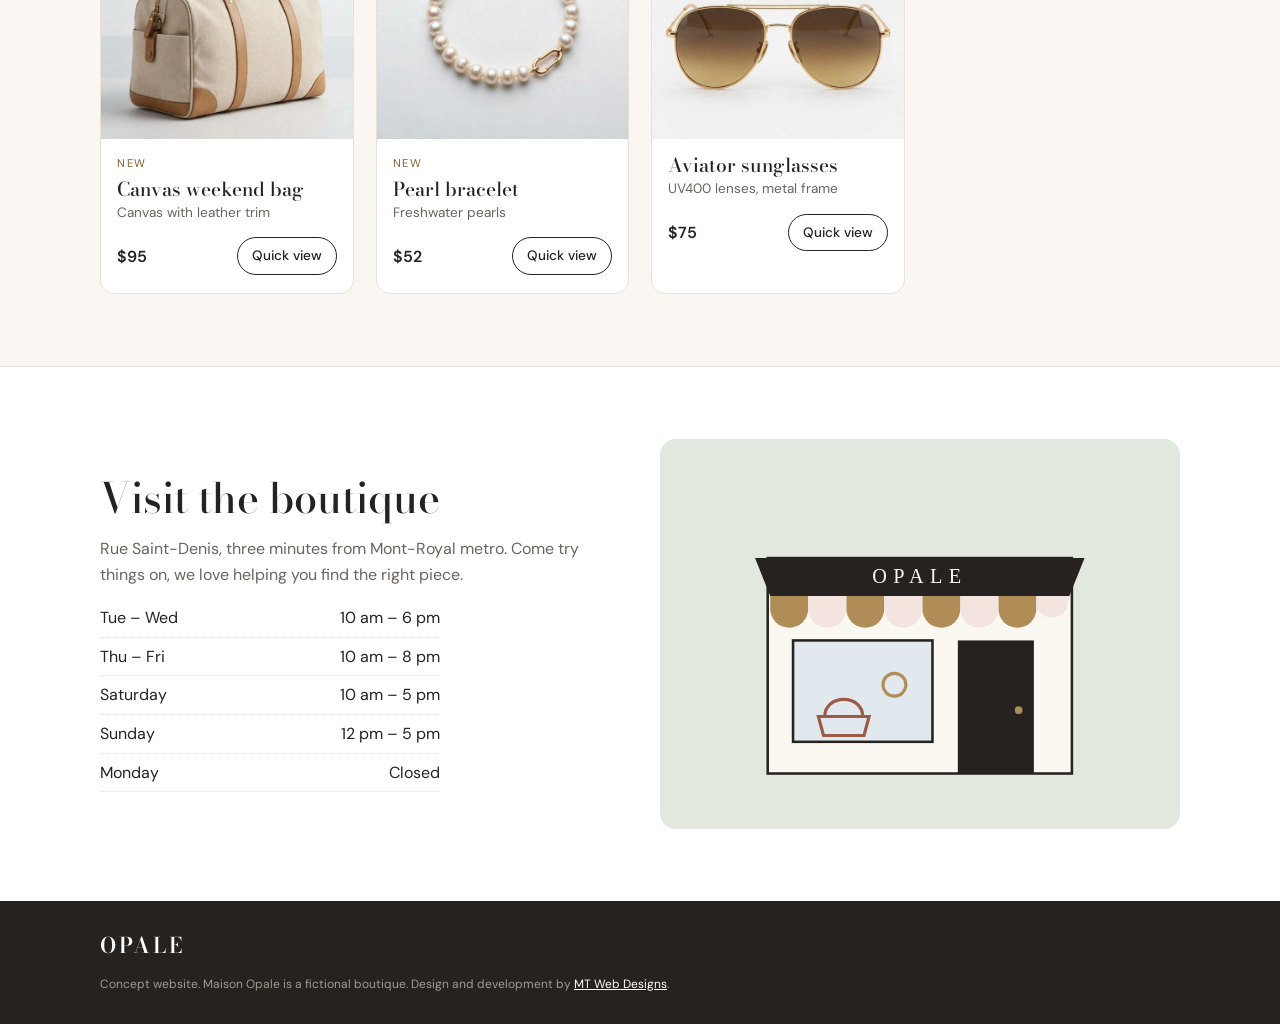
<file: boutique.html>
<!DOCTYPE html>
<html lang="en">
<head>
<meta charset="UTF-8" />
<meta name="viewport" content="width=device-width, initial-scale=1, viewport-fit=cover" />
<meta name="theme-color" content="#7a5cf0" />
<title>Maison Opale | Concept by MT Web Designs</title>
<meta name="description" content="Concept website for a fictional Montréal accessories boutique, designed by MT Web Designs." />
<meta name="robots" content="noindex" />
<link rel="icon" type="image/png" sizes="32x32" href="favicon-32x32.png" />
<link rel="preconnect" href="https://fonts.googleapis.com" />
<link rel="preconnect" href="https://fonts.gstatic.com" crossorigin />
<link href="https://fonts.googleapis.com/css2?family=Bodoni+Moda:opsz,wght@6..96,500;6..96,600&family=DM+Sans:wght@400;500;600&display=swap" rel="stylesheet" />
<style>
:root{
  --ink:#26221f; --muted:#6b645d; --ivory:#faf7f2; --paper:#fff; --line:#e7e1d8;
  --gold:#b08d57; --gold-dark:#7f6230; --blush:#f3e4df; --sage:#e3e8df; --sky:#e1e8ee; --sand:#efe6d6;
  color-scheme:light;
}
*{box-sizing:border-box;margin:0;padding:0}
html{scroll-behavior:smooth;scroll-padding-top:calc(110px + env(safe-area-inset-top,0px))}
@media (prefers-reduced-motion:reduce){html{scroll-behavior:auto}*{transition:none!important;animation:none!important}}
body{font-family:'DM Sans',system-ui,-apple-system,'Segoe UI',Arial,sans-serif;color:var(--ink);background:var(--ivory);line-height:1.6}
h1,h2,h3{font-family:'Bodoni Moda',Didot,Georgia,serif;font-weight:500;line-height:1.1}
button,input{font:inherit;color:inherit}
button{cursor:pointer}
:focus-visible{outline:2px solid var(--gold-dark);outline-offset:3px}
.wrap{max-width:1120px;margin:0 auto;padding:0 20px}
.sr{position:absolute;width:1px;height:1px;overflow:hidden;clip:rect(0 0 0 0);white-space:nowrap}

/* MT demo bar */
.demo-bar{position:sticky;top:0;z-index:40;display:flex;justify-content:space-between;align-items:center;gap:12px;background:#7a5cf0;color:#fff;font-size:.88rem;
  height:calc(36px + env(safe-area-inset-top,0px));padding:env(safe-area-inset-top,0px) 16px 0;white-space:nowrap}
.demo-bar a{color:#fff;font-weight:600;text-decoration:none}
.demo-bar a:hover span{text-decoration:underline}
.demo-bar a:focus-visible{outline-color:#fff}
.demo-tag{font-size:.78rem;background:rgba(255,255,255,.2);padding:2px 10px;border-radius:999px}

/* header */
.site-head{position:sticky;top:calc(36px + env(safe-area-inset-top,0px));z-index:30;background:rgba(250,247,242,.95);backdrop-filter:blur(8px);border-bottom:1px solid var(--line)}
.head-row{display:flex;align-items:center;justify-content:space-between;height:66px;gap:14px}
.logo{text-decoration:none;color:var(--ink);display:flex;flex-direction:column;line-height:1}
.logo b{font-family:'Bodoni Moda',Georgia,serif;font-weight:600;font-size:1.35rem;letter-spacing:.14em}
.logo small{font-size:.66rem;letter-spacing:.28em;text-transform:uppercase;color:var(--gold-dark);margin-top:4px}
.nav{display:flex;gap:26px}
.nav a{text-decoration:none;color:inherit;font-size:.92rem;letter-spacing:.04em}
.nav a:hover{color:var(--gold-dark)}
.head-actions{display:flex;align-items:center;gap:10px}
.lang{display:flex;border:1px solid var(--ink);border-radius:999px;overflow:hidden}
.lang button{border:none;background:none;padding:4px 10px;font-size:.8rem;font-weight:600}
.lang button[aria-pressed="true"]{background:var(--ink);color:var(--ivory)}
.bag-btn{position:relative;border:none;background:none;width:42px;height:42px;display:grid;place-items:center;border-radius:50%}
.bag-btn:hover{background:var(--sand)}
.bag-btn svg{width:24px;height:24px}
.bag-count{position:absolute;top:3px;right:2px;min-width:18px;height:18px;border-radius:9px;background:var(--gold-dark);color:#fff;font-size:.7rem;font-weight:600;display:grid;place-items:center;padding:0 4px}
.bag-count[hidden]{display:none}
@media (max-width:760px){.nav{display:none}}

/* hero */
.hero{padding:56px 0 64px}
.hero-grid{display:grid;grid-template-columns:1.05fr 1fr;gap:48px;align-items:center}
.kicker{font-size:.75rem;letter-spacing:.28em;text-transform:uppercase;color:var(--gold-dark);margin-bottom:16px;display:block}
.hero h1{font-size:clamp(2.4rem,6.5vw,4rem)}
.hero p.lead{color:var(--muted);font-size:1.1rem;margin:20px 0 28px;max-width:30em}
.ctas{display:flex;flex-wrap:wrap;gap:12px}
.btn{display:inline-flex;align-items:center;gap:8px;border:1px solid var(--ink);background:var(--ink);color:var(--ivory);padding:13px 24px;border-radius:999px;font-weight:500;text-decoration:none;font-size:.95rem;letter-spacing:.02em}
.btn:hover{background:var(--gold-dark);border-color:var(--gold-dark)}
.btn.ghost{background:transparent;color:var(--ink)}
.btn.ghost:hover{background:var(--ink);color:var(--ivory)}
.hero-art{background:#eceeef;border-radius:200px 200px 16px 16px;aspect-ratio:4/5;display:grid;place-items:center;overflow:hidden;position:relative}
.hero-art img{width:100%;height:100%;object-fit:cover;display:block}
.hero-art .badge{position:absolute;bottom:18px;left:18px;background:var(--paper);border-radius:999px;padding:6px 14px;font-size:.8rem;box-shadow:0 4px 14px rgba(38,34,31,.08)}
@media (max-width:760px){.hero{padding:32px 0 48px}.hero-grid{grid-template-columns:1fr;gap:30px}.hero-art{max-width:420px;margin:0 auto;width:100%}}

/* perks */
.perks{border-top:1px solid var(--line);border-bottom:1px solid var(--line);background:var(--paper)}
.perks ul{list-style:none;display:grid;grid-template-columns:repeat(4,1fr);gap:0}
.perks li{padding:18px 14px;text-align:center;font-size:.9rem;border-right:1px solid var(--line)}
.perks li:last-child{border-right:none}
.perks b{display:block;font-weight:600}
.perks span{color:var(--muted);font-size:.82rem}
@media (max-width:760px){.perks ul{grid-template-columns:1fr 1fr}.perks li:nth-child(2){border-right:none}.perks li:nth-child(-n+2){border-bottom:1px solid var(--line)}}

/* shop */
section.block{padding:72px 0}
.sec-head{display:flex;justify-content:space-between;align-items:end;gap:20px;flex-wrap:wrap;margin-bottom:26px}
.sec-head h2{font-size:clamp(1.9rem,4.5vw,2.6rem)}
.chips{display:flex;gap:8px;flex-wrap:wrap}
.chip{border:1px solid var(--line);background:var(--paper);border-radius:999px;padding:7px 16px;font-size:.88rem}
.chip[aria-pressed="true"]{background:var(--ink);border-color:var(--ink);color:var(--ivory)}
.grid{display:grid;grid-template-columns:repeat(auto-fill,minmax(230px,1fr));gap:22px}
.card{background:var(--paper);border-radius:14px;overflow:hidden;border:1px solid var(--line);display:flex;flex-direction:column}
.card .art{aspect-ratio:1;display:grid;place-items:center}
.card .art svg{width:70%}
@media (max-width:560px){.grid{grid-template-columns:1fr 1fr;gap:12px}.card .body{padding:12px}.card h3{font-size:1.05rem}.card .maker{font-size:.78rem}.card .row{flex-wrap:wrap;gap:8px}.add{padding:6px 12px}}
.card .body{padding:16px 16px 18px;display:flex;flex-direction:column;gap:2px;flex:1}
.card h3{font-size:1.2rem}
.card .maker{color:var(--muted);font-size:.85rem}
.card .row{display:flex;justify-content:space-between;align-items:center;margin-top:12px}
.card .price{font-weight:600}
.add{border:1px solid var(--ink);background:none;border-radius:999px;padding:7px 14px;font-size:.85rem;font-weight:500}
.add:hover{background:var(--ink);color:var(--ivory)}
.tag{display:inline-block;align-self:flex-start;font-size:.7rem;letter-spacing:.14em;text-transform:uppercase;color:var(--gold-dark);margin-bottom:4px}

/* visit */
.visit{background:var(--paper);border-top:1px solid var(--line)}
.visit-grid{display:grid;grid-template-columns:1fr 1fr;gap:40px;align-items:center}
.visit h2{font-size:clamp(1.9rem,4.5vw,2.6rem);margin-bottom:14px}
.visit p{color:var(--muted)}
.hours{list-style:none;margin-top:18px;display:grid;gap:6px;max-width:340px}
.hours li{display:flex;justify-content:space-between;border-bottom:1px dotted var(--line);padding-bottom:6px}
.visit-art{background:var(--sage);border-radius:16px;aspect-ratio:4/3;display:grid;place-items:center}
.visit-art svg{width:78%}
@media (max-width:760px){.visit-grid{grid-template-columns:1fr}}

footer{background:var(--ink);color:#d9d3ca;padding:34px 0 calc(30px + env(safe-area-inset-bottom,0px));font-size:.9rem}
footer .logo b{color:#fff}
footer a{color:#fff}
footer small{display:block;margin-top:18px;color:#a39b91}

/* quick view */
.card .art{border:none;width:100%;cursor:pointer;padding:0;background:#eceeef;overflow:hidden}
.card .art img{width:100%;height:100%;object-fit:cover;display:block;transition:transform .4s}
.card .art:hover img{transform:scale(1.04)}
.card .art:hover svg{transform:scale(1.04)}
.card .art svg{transition:transform .3s}
.modal{position:fixed;left:50%;top:50%;transform:translate(-50%,-50%);width:min(760px,calc(100% - 32px));max-height:calc(100dvh - 120px);overflow:auto;z-index:62;
  background:var(--ivory);border-radius:18px;box-shadow:0 20px 60px rgba(38,34,31,.3);display:grid;grid-template-columns:1fr 1fr}
.modal[hidden]{display:none}
.modal .big{display:block;aspect-ratio:1;position:relative}
.modal .big{background:#eceeef;overflow:hidden}
.modal .big img{position:absolute;inset:0;width:100%;height:100%;object-fit:cover;display:block}
.modal .info{padding:26px 24px;display:flex;flex-direction:column;gap:6px;position:relative}
.modal .info h2{font-size:1.8rem;padding-right:34px}
.modal .price{font-weight:600;font-size:1.15rem;margin:4px 0}
.modal .desc{color:var(--muted);margin-bottom:10px}
.modal .x{position:absolute;top:10px;right:10px}
.qty-pick{display:flex;align-items:center;gap:12px;margin:6px 0 16px}
.qty-pick button{width:38px;height:38px;border-radius:50%;border:1px solid var(--line);background:#fff;font-size:1.1rem}
.qty-pick output{min-width:1.5em;text-align:center;font-weight:600}
.modal .btn{justify-content:center}
@media (max-width:640px){.modal{grid-template-columns:1fr;top:auto;bottom:0;left:0;transform:none;width:100%;border-radius:18px 18px 0 0;max-height:calc(100dvh - 90px);padding-bottom:env(safe-area-inset-bottom,0px)}
  .modal .big{aspect-ratio:auto;height:240px}.modal .big img{object-fit:contain}}

/* checkout */
.co label{display:block;font-weight:500;font-size:.9rem;margin:10px 0 4px}
.co input{width:100%;border:1px solid var(--line);border-radius:10px;padding:11px 12px;background:#fff;font-size:1rem}
.co input:focus{outline:none;border-color:var(--gold-dark)}
.co input[aria-invalid="true"]{border-color:#b3261e}
.co .err{color:#b3261e;font-size:.82rem;display:block;margin-top:3px}
.co .demo{background:var(--sand);border-radius:10px;padding:8px 12px;font-size:.84rem;margin:14px 0 10px}
.linkbtn{border:none;background:none;text-decoration:underline;color:var(--muted);padding:8px 0;font-size:.9rem}
.done{text-align:center;padding:20px 4px}
.done svg{width:56px;height:56px;margin:0 auto 12px}
.done h3{font-size:1.6rem;margin-bottom:8px}
.done p{color:var(--muted);margin-bottom:18px}

/* bag drawer */
.scrim{position:fixed;inset:0;background:rgba(38,34,31,.35);z-index:60}
.scrim[hidden]{display:none}
.drawer{position:fixed;top:0;right:0;bottom:0;width:min(400px,100%);background:var(--ivory);z-index:61;display:flex;flex-direction:column;
  padding:calc(18px + env(safe-area-inset-top,0px)) 20px calc(18px + env(safe-area-inset-bottom,0px));box-shadow:-10px 0 30px rgba(0,0,0,.12)}
.drawer[hidden]{display:none}
.drawer-head{display:flex;justify-content:space-between;align-items:center;margin-bottom:14px}
.drawer-head h2{font-size:1.6rem}
.x{border:none;background:none;width:40px;height:40px;border-radius:50%;font-size:1.4rem}
.x:hover{background:var(--sand)}
.bag-list[hidden]{display:none}
.bag-list{list-style:none;flex:1;overflow:auto;display:grid;gap:12px;align-content:start}
.bag-item{display:grid;grid-template-columns:60px 1fr auto;gap:12px;align-items:center;background:var(--paper);border:1px solid var(--line);border-radius:12px;padding:8px}
.bag-item .mini{width:60px;height:60px;border-radius:8px;display:grid;place-items:center}
.bag-item .mini{overflow:hidden;background:#eceeef}
.bag-item .mini img{width:100%;height:100%;object-fit:cover;display:block}
.bag-item small{color:var(--muted);display:block}
.qty{display:flex;align-items:center;gap:6px}
.qty button{width:28px;height:28px;border-radius:50%;border:1px solid var(--line);background:#fff}
.bag-foot{border-top:1px solid var(--line);padding-top:14px;margin-top:12px}
.bag-foot .sum{display:flex;justify-content:space-between;font-weight:600;margin-bottom:6px}
.bag-foot .note{font-size:.84rem;color:var(--muted);margin-bottom:12px}
.bag-foot .btn{width:100%;justify-content:center}
.empty{color:var(--muted);text-align:center;padding:30px 0}

.toast{position:fixed;left:50%;bottom:calc(24px + env(safe-area-inset-bottom,0px));transform:translateX(-50%);background:var(--ink);color:var(--ivory);padding:10px 18px;border-radius:999px;font-size:.9rem;z-index:70;opacity:0;pointer-events:none;transition:opacity .25s}
.toast.show{opacity:1}

</style>
</head>
<body>

<div class="demo-bar">
  <a href="./#portfolio">← <span data-en="Back to MT Web Designs" data-fr="Retour à MT Web Designs">Back to MT Web Designs</span></a>
  <span class="demo-tag" data-en="Concept site" data-fr="Site concept">Concept site</span>
</div>

<header class="site-head">
  <div class="wrap head-row">
    <a class="logo" href="#top"><b>OPALE</b><small data-en="Maison · Montréal" data-fr="Maison · Montréal">Maison · Montréal</small></a>
    <nav class="nav" aria-label="Main">
      <a href="#shop" data-en="Shop" data-fr="Boutique">Shop</a>
      <a href="#visit" data-en="Visit us" data-fr="Nous visiter">Visit us</a>
    </nav>
    <div class="head-actions">
      <div class="lang" role="group" aria-label="Language / Langue">
        <button type="button" data-lang="en" aria-pressed="true">EN</button>
        <button type="button" data-lang="fr" aria-pressed="false">FR</button>
      </div>
      <button class="bag-btn" id="bagBtn" type="button" data-en-aria="Open bag" data-fr-aria="Ouvrir le panier" aria-label="Open bag">
        <svg viewBox="0 0 24 24" fill="none" stroke="currentColor" stroke-width="1.6" aria-hidden="true"><path d="M5 8h14l-1 12H6z"/><path d="M9 8V6a3 3 0 0 1 6 0v2"/></svg>
        <span class="bag-count" id="bagCount" hidden>0</span>
      </button>
    </div>
  </div>
</header>

<main id="top">
  <section class="hero">
    <div class="wrap hero-grid">
      <div>
        <span class="kicker" data-en="Accessories boutique · Plateau-Mont-Royal" data-fr="Boutique d’accessoires · Plateau-Mont-Royal">Accessories boutique · Plateau-Mont-Royal</span>
        <h1 data-en="Accessories, chosen one by one." data-fr="Des accessoires choisis un à un.">Accessories, chosen one by one.</h1>
        <p class="lead" data-en="Bags, jewellery, scarves and sunglasses from Québec and European makers. Small collections, lasting pieces, and gift wrapping always included."
           data-fr="Sacs, bijoux, étoles et lunettes de créateurs d’ici et d’Europe. Petites collections, pièces durables, et emballage-cadeau toujours offert.">Bags, jewellery, scarves and sunglasses from Québec and European makers. Small collections, lasting pieces, and gift wrapping always included.</p>
        <div class="ctas">
          <a class="btn" href="#shop" data-en="Shop the collection" data-fr="Voir la collection">Shop the collection</a>
          <a class="btn ghost" href="#visit" data-en="Visit the boutique" data-fr="Visiter la boutique">Visit the boutique</a>
        </div>
      </div>
      <div class="hero-art">
        <img id="heroImg" alt="" width="600" height="600">
        <span class="badge" data-en="New: canvas weekend bag" data-fr="Nouveau : sac de week-end en toile">New: canvas weekend bag</span>
      </div>
    </div>
  </section>

  <section class="perks" aria-label="Services">
    <ul class="wrap">
      <li><b data-en="Free shipping" data-fr="Livraison gratuite">Free shipping</b><span data-en="in Québec over $75" data-fr="au Québec dès 75 $">in Québec over $75</span></li>
      <li><b data-en="Free pickup" data-fr="Cueillette gratuite">Free pickup</b><span data-en="at the boutique" data-fr="en boutique">at the boutique</span></li>
      <li><b data-en="30-day returns" data-fr="Retours 30 jours">30-day returns</b><span data-en="or exchanges" data-fr="ou échanges">or exchanges</span></li>
      <li><b data-en="Gift wrapping" data-fr="Emballage-cadeau">Gift wrapping</b><span data-en="always free" data-fr="toujours offert">always free</span></li>
    </ul>
  </section>

  <section class="block" id="shop">
    <div class="wrap">
      <div class="sec-head">
        <h2 data-en="The collection" data-fr="La collection">The collection</h2>
        <div class="chips" id="chips" role="group" aria-label="Filter"></div>
      </div>
      <div class="grid" id="grid"></div>
    </div>
  </section>

  <section class="block visit" id="visit">
    <div class="wrap visit-grid">
      <div>
        <h2 data-en="Visit the boutique" data-fr="Visitez la boutique">Visit the boutique</h2>
        <p data-en="Rue Saint-Denis, three minutes from Mont-Royal metro. Come try things on, we love helping you find the right piece."
           data-fr="Rue Saint-Denis, à trois minutes du métro Mont-Royal. Venez essayer, on adore vous aider à trouver la bonne pièce.">Rue Saint-Denis, three minutes from Mont-Royal metro. Come try things on, we love helping you find the right piece.</p>
        <ul class="hours" id="hours"></ul>
      </div>
      <div class="visit-art">
        <svg viewBox="0 0 320 240" role="img" aria-label="Illustration of a boutique storefront with an awning">
          <rect x="40" y="60" width="240" height="170" fill="#fbf8f2" stroke="#26221f" stroke-width="2"/>
          <path d="M30 60h260l-12 30H42z" fill="#26221f"/>
          <g fill="#b08d57"><path d="M42 90h30v10a15 15 0 0 1-30 0z"/><path d="M102 90h30v10a15 15 0 0 1-30 0z"/><path d="M162 90h30v10a15 15 0 0 1-30 0z"/><path d="M222 90h30v10a15 15 0 0 1-30 0z"/></g>
          <g fill="#f3e4df"><path d="M72 90h30v10a15 15 0 0 1-30 0z"/><path d="M132 90h30v10a15 15 0 0 1-30 0z"/><path d="M192 90h30v10a15 15 0 0 1-30 0z"/><path d="M252 90h26l-2 10a14 14 0 0 1-24 0z"/></g>
          <text x="160" y="80" text-anchor="middle" fill="#faf7f2" font-family="Georgia,serif" font-size="16" letter-spacing="5">OPALE</text>
          <rect x="60" y="125" width="110" height="80" fill="#e1e8ee" stroke="#26221f" stroke-width="2"/>
          <path d="M85 185c0-18 30-18 30 0M80 185h40l-4 15H84z" fill="none" stroke="#9b5b47" stroke-width="2.5"/>
          <circle cx="140" cy="160" r="9" fill="none" stroke="#b08d57" stroke-width="2.5"/>
          <rect x="190" y="125" width="60" height="105" fill="#26221f"/>
          <circle cx="238" cy="180" r="3" fill="#b08d57"/>
        </svg>
      </div>
    </div>
  </section>
</main>

<footer>
  <div class="wrap">
    <a class="logo" href="#top" style="color:#fff"><b>OPALE</b></a>
    <small><span data-en="Concept website. Maison Opale is a fictional boutique. Design and development by" data-fr="Site concept. Maison Opale est une boutique fictive. Conception et développement par">Concept website. Maison Opale is a fictional boutique. Design and development by</span> <a href="./#portfolio">MT Web Designs</a>.</small>
  </div>
</footer>

<!-- bag -->
<div class="scrim" id="scrim" hidden></div>
<aside class="drawer" id="drawer" hidden aria-labelledby="bagTitle" role="dialog" aria-modal="true">
  <div class="drawer-head"><h2 id="bagTitle">Your bag</h2><button class="x" type="button" id="closeBag" aria-label="Close">×</button></div>
  <ul class="bag-list" id="bagList"></ul>
  <div class="bag-foot" id="bagFoot"></div>
</aside>

<div class="modal" id="modal" hidden role="dialog" aria-modal="true" aria-labelledby="qvName"></div>

<div class="toast" id="toast" role="status" aria-live="polite"></div>

<script>
(() => {
/* ---------- products ---------- */
const P = [
  { id:"hoops", cat:"jewellery", img:"[data-uri]", price:45, name:{en:"Gold hoop earrings",fr:"Anneaux dorés"},
    maker:{en:"Gold-plated, nickel-free",fr:"Plaqué or, sans nickel"},
    desc:{en:"Lightweight 30 mm hoops with a textured finish and a secure hinged closure.",fr:"Anneaux légers de 30 mm au fini texturé, avec fermoir à charnière sécuritaire."} },
  { id:"tote", cat:"bags", img:"[data-uri]", price:120, name:{en:"Leather tote bag",fr:"Cabas en cuir"},
    maker:{en:"Soft full-grain leather",fr:"Cuir pleine fleur souple"},
    desc:{en:"A roomy everyday tote with side pockets and gold-tone hardware.",fr:"Un grand cabas du quotidien avec poches latérales et quincaillerie dorée."} },
  { id:"scarf", cat:"scarves", img:"[data-uri]", price:65, name:{en:"Pashmina scarf",fr:"Étole pashmina"},
    maker:{en:"Soft wool blend",fr:"Mélange de laine doux"},
    desc:{en:"A generous wrap in warm sand with fringed ends, light enough for every season.",fr:"Une grande étole couleur sable aux extrémités frangées, assez légère pour toutes les saisons."} },
  { id:"pendant", cat:"jewellery", img:"[data-uri]", price:58, name:{en:"Silver pendant necklace",fr:"Collier pendentif en argent"},
    maker:{en:"Sterling silver",fr:"Argent sterling"},
    desc:{en:"A delicate leaf pendant on a fine 45 cm chain.",fr:"Un délicat pendentif feuille sur une fine chaîne de 45 cm."} },
  { id:"weekend", cat:"bags", img:"[data-uri]", price:95, name:{en:"Canvas weekend bag",fr:"Sac de week-end en toile"},
    maker:{en:"Canvas with leather trim",fr:"Toile et garnitures en cuir"}, isNew:true,
    desc:{en:"A sturdy carry-on with leather handles, a front pocket and a brass zip.",fr:"Un sac de voyage robuste avec anses en cuir, poche avant et fermeture éclair en laiton."} },
  { id:"pearls", cat:"jewellery", img:"[data-uri]", price:52, name:{en:"Pearl bracelet",fr:"Bracelet de perles"},
    maker:{en:"Freshwater pearls",fr:"Perles d’eau douce"}, isNew:true,
    desc:{en:"Freshwater pearls finished with a gold-tone link clasp.",fr:"Perles d’eau douce avec fermoir maillon doré."} },
  { id:"aviators", cat:"sunglasses", img:"[data-uri]", price:75, name:{en:"Aviator sunglasses",fr:"Lunettes aviateur"},
    maker:{en:"UV400 lenses, metal frame",fr:"Verres UV400, monture en métal"},
    desc:{en:"Gold-tone aviators with gradient brown lenses and a soft case.",fr:"Aviateurs dorés aux verres dégradés bruns, avec étui souple."} }
];
const pic = (p, alt = true, lazy = true) => `<img src="${p.img}" alt="${alt ? esc(p.name[lang]) : ""}" width="600" height="600" ${lazy ? 'loading="lazy"' : ""} decoding="async">`;
const CATS = ["all","bags","jewellery","scarves","sunglasses"];
const CATNAME = { all:{en:"All",fr:"Tout"}, bags:{en:"Bags",fr:"Sacs"}, jewellery:{en:"Jewellery",fr:"Bijoux"}, scarves:{en:"Scarves",fr:"Foulards"}, sunglasses:{en:"Sunglasses",fr:"Lunettes"} };
const HOURS = [
  {en:"Tue – Wed",fr:"Mar – mer",h:{en:"10 am – 6 pm",fr:"10 h – 18 h"}},
  {en:"Thu – Fri",fr:"Jeu – ven",h:{en:"10 am – 8 pm",fr:"10 h – 20 h"}},
  {en:"Saturday",fr:"Samedi",h:{en:"10 am – 5 pm",fr:"10 h – 17 h"}},
  {en:"Sunday",fr:"Dimanche",h:{en:"12 pm – 5 pm",fr:"12 h – 17 h"}},
  {en:"Monday",fr:"Lundi",h:{en:"Closed",fr:"Fermé"}}
];

let lang = "en", filter = "all", bag = {};
const $ = id => document.getElementById(id);
const esc = s => String(s).replace(/[&<>"']/g, c => ({"&":"&amp;","<":"&lt;",">":"&gt;",'"':"&quot;","'":"&#39;"}[c]));
const money = (n, L = lang) => L === "fr" ? `${n.toFixed(n % 1 ? 2 : 0).replace(".", ",")} $` : `$${n.toFixed(n % 1 ? 2 : 0)}`;
const T = {
  en:{ add:"Add", added:"Added to your bag", new:"New", empty:"Your bag is empty.", subtotal:"Subtotal", ship:"Shipping",
       free:"Free", note:"Free shipping in Québec over $75. Gift wrapping included.", checkout:"Checkout", demoCheckout:"Demo: checkout isn’t active on this concept site.",
       remove:"Remove", fewer:"One less", more:"One more",
       quick:"Quick view", qty:"Quantity", addBag:"Add to bag", bagTitle:"Your bag", coTitle:"Demo checkout", doneTitle:"Order confirmed",
       name:"Full name", email:"Email", address:"Shipping address", addrPh:"Street, city, postal code", total:"Total", place:"Place order (demo)",
       back:"← Back to bag", noPay:"No payment is taken. This is a demo checkout.", errName:"Enter your name.", errEmail:"Enter a valid email.",
       errAddr:"Enter a shipping address.", thanks:n => `Thank you, ${n}!`, done:(o,e) => `Order ${o} is confirmed. In a real store, a receipt would be emailed to ${e}.`,
       cont:"Continue shopping", close:"Close" },
  fr:{ add:"Ajouter", added:"Ajouté au panier", new:"Nouveau", empty:"Votre panier est vide.", subtotal:"Sous-total", ship:"Livraison",
       free:"Gratuite", note:"Livraison gratuite au Québec dès 75 $. Emballage-cadeau inclus.", checkout:"Passer la commande", demoCheckout:"Démo : le paiement n’est pas actif sur ce site concept.",
       remove:"Retirer", fewer:"Un de moins", more:"Un de plus",
       quick:"Aperçu rapide", qty:"Quantité", addBag:"Ajouter au panier", bagTitle:"Votre panier", coTitle:"Paiement démo", doneTitle:"Commande confirmée",
       name:"Nom complet", email:"Courriel", address:"Adresse de livraison", addrPh:"Rue, ville, code postal", total:"Total", place:"Passer la commande (démo)",
       back:"← Retour au panier", noPay:"Aucun paiement n’est effectué. Ceci est un paiement de démonstration.", errName:"Entrez votre nom.", errEmail:"Entrez un courriel valide.",
       errAddr:"Entrez une adresse de livraison.", thanks:n => `Merci, ${n}!`, done:(o,e) => `La commande ${o} est confirmée. Dans une vraie boutique, un reçu serait envoyé à ${e}.`,
       cont:"Continuer mes achats", close:"Fermer" }
};
const t = k => T[lang][k];

/* ---------- storage ---------- */
try { const s = JSON.parse(localStorage.getItem("opale-bag") || "{}"); if (s && typeof s === "object") Object.keys(s).forEach(k => { if (P.some(p => p.id === k) && s[k] > 0) bag[k] = Math.min(9, s[k] | 0); }); } catch (e) {}
const saveBag = () => { try { localStorage.setItem("opale-bag", JSON.stringify(bag)); } catch (e) {} };

/* ---------- shop rendering ---------- */
function renderChips() {
  $("chips").innerHTML = CATS.map(c => `<button class="chip" type="button" data-cat="${c}" aria-pressed="${filter === c}">${CATNAME[c][lang]}</button>`).join("");
}
function renderGrid() {
  const list = P.filter(p => filter === "all" || p.cat === filter);
  $("grid").innerHTML = list.map(p => `<article class="card">
    <button class="art" type="button" data-view="${p.id}" aria-label="${t("quick")}: ${esc(p.name[lang])}">${pic(p, false)}</button>
    <div class="body">${p.isNew ? `<span class="tag">${t("new")}</span>` : ""}
      <h3>${p.name[lang]}</h3><span class="maker">${p.maker[lang]}</span>
      <div class="row"><span class="price">${money(p.price)}</span>
      <button class="add" type="button" data-view="${p.id}" aria-label="${t("quick")}: ${esc(p.name[lang])}">${t("quick")}</button></div>
    </div></article>`).join("");
}
function renderHours() {
  $("hours").innerHTML = HOURS.map(h => `<li><span>${h[lang]}</span><span>${h.h[lang]}</span></li>`).join("");
}
function bagTotal() { return P.reduce((s, p) => s + (bag[p.id] || 0) * p.price, 0); }
let mode = "bag", form = { name:"", email:"", address:"" }, errs = {}, lastOrder = null;
function renderBag() {
  const count = Object.values(bag).reduce((a, b) => a + b, 0);
  $("bagCount").textContent = count; $("bagCount").hidden = !count;
  const items = P.filter(p => bag[p.id]);
  const sub = bagTotal(), ship = sub >= 75 || !sub ? 0 : 9;
  if (mode === "checkout" && !items.length) mode = "bag";
  $("bagTitle").textContent = t(mode === "bag" ? "bagTitle" : mode === "checkout" ? "coTitle" : "doneTitle");
  $("bagList").hidden = mode !== "bag";
  if (mode === "bag") {
    $("bagList").innerHTML = items.length ? items.map(p => `<li class="bag-item">
        <div class="mini">${pic(p, false, false)}</div>
        <div><b>${p.name[lang]}</b><small>${money(p.price)}</small></div>
        <div class="qty"><button type="button" data-dec="${p.id}" aria-label="${t("fewer")}">−</button><span>${bag[p.id]}</span><button type="button" data-inc="${p.id}" aria-label="${t("more")}">+</button></div>
      </li>`).join("") : `<li class="empty">${t("empty")}</li>`;
    $("bagFoot").innerHTML = items.length ? `<div class="sum"><span>${t("subtotal")}</span><span>${money(sub)}</span></div>
      <div class="sum" style="font-weight:400"><span>${t("ship")}</span><span>${ship ? money(ship) : t("free")}</span></div>
      <p class="note">${t("note")}</p><button class="btn" type="button" id="checkout">${t("checkout")}</button>` : "";
    return;
  }
  if (mode === "checkout") {
    const f = (k, type, auto, ph = "") => `<label for="co-${k}">${t(k)}</label>
      <input id="co-${k}" name="${k}" type="${type}" autocomplete="${auto}" value="${esc(form[k])}" ${ph ? `placeholder="${esc(ph)}"` : ""}
        ${errs[k] ? `aria-invalid="true" aria-describedby="co-${k}-err"` : ""} />
      ${errs[k] ? `<span class="err" id="co-${k}-err">${t(errs[k])}</span>` : ""}`;
    $("bagFoot").innerHTML = `<form class="co" id="coForm" novalidate>
      ${f("name", "text", "name")}${f("email", "email", "email")}${f("address", "text", "street-address", t("addrPh"))}
      <p class="demo">${t("noPay")}</p>
      <div class="sum" style="font-weight:400"><span>${t("ship")}</span><span>${ship ? money(ship) : t("free")}</span></div>
      <div class="sum"><span>${t("total")}</span><span>${money(sub + ship)}</span></div>
      <button class="btn" type="submit" style="width:100%;margin-top:8px">${t("place")}</button>
      <button class="linkbtn" type="button" id="backBag">${t("back")}</button></form>`;
    return;
  }
  $("bagFoot").innerHTML = `<div class="done" id="doneBox" tabindex="-1">
    <svg viewBox="0 0 56 56" aria-hidden="true"><circle cx="28" cy="28" r="27" fill="#efe6d6"/><path d="M17 29l7 7 15-16" fill="none" stroke="#7f6230" stroke-width="3.5" stroke-linecap="round" stroke-linejoin="round"/></svg>
    <h3>${esc(t("thanks")(lastOrder.first))}</h3><p>${esc(t("done")(lastOrder.no, lastOrder.email))}</p>
    <button class="btn" type="button" id="contShop">${t("cont")}</button></div>`;
}
function renderModal(id) {
  const p = P.find(x => x.id === id); if (!p) return;
  const m = $("modal");
  m.dataset.id = id; m.dataset.qty = m.dataset.qty || "1";
  m.innerHTML = `<div class="big">${pic(p, true, false)}</div>
    <div class="info"><button class="x" type="button" id="closeModal" aria-label="${t("close")}">×</button>
      ${p.isNew ? `<span class="tag">${t("new")}</span>` : ""}
      <h2 id="qvName">${p.name[lang]}</h2><span class="maker" style="color:var(--muted)">${p.maker[lang]}</span>
      <span class="price">${money(p.price)}</span><p class="desc">${p.desc[lang]}</p>
      <span style="font-size:.9rem;font-weight:500">${t("qty")}</span>
      <div class="qty-pick"><button type="button" id="qMinus" aria-label="${t("fewer")}">−</button><output id="qOut" aria-live="polite">${m.dataset.qty}</output><button type="button" id="qPlus" aria-label="${t("more")}">+</button></div>
      <button class="btn" type="button" id="qAdd">${t("addBag")}</button>
    </div>`;
}
function openModal(id) {
  lastFocus = document.activeElement; $("modal").dataset.qty = "1";
  renderModal(id); $("scrim").hidden = false; $("modal").hidden = false; $("closeModal").focus();
}
function closeModal() { $("modal").hidden = true; $("scrim").hidden = true; delete $("modal").dataset.id; if (lastFocus) lastFocus.focus(); }
let toastTimer;
function toast(msg) { const el = $("toast"); el.textContent = msg; el.classList.add("show"); clearTimeout(toastTimer); toastTimer = setTimeout(() => el.classList.remove("show"), 1800); }
function addToBag(id, n = 1) { bag[id] = Math.min(9, (bag[id] || 0) + n); saveBag(); renderBag(); toast(t("added")); }

/* ---------- drawer ---------- */
let lastFocus = null;
function openBag() { lastFocus = document.activeElement; if (mode === "done") mode = "bag"; renderBag(); $("scrim").hidden = false; $("drawer").hidden = false; $("closeBag").focus(); }
function closeBag() { $("scrim").hidden = true; $("drawer").hidden = true; if (mode === "done") mode = "bag"; if (lastFocus) lastFocus.focus(); }

/* ---------- language ---------- */
function applyLang(l) {
  lang = l; document.documentElement.lang = l;
  document.querySelectorAll("[data-en]").forEach(el => { el.textContent = el.dataset[l]; });
  document.querySelectorAll("[data-en-ph]").forEach(el => { el.placeholder = el.dataset[l + "Ph"]; });
  document.querySelectorAll("[data-en-aria]").forEach(el => { el.setAttribute("aria-label", el.dataset[l + "Aria"]); });
  document.querySelectorAll(".lang button").forEach(b => b.setAttribute("aria-pressed", b.dataset.lang === l));
  document.title = l === "fr" ? "Maison Opale | Concept par MT Web Designs" : "Maison Opale | Concept by MT Web Designs";
  renderChips(); renderGrid(); renderHours(); renderBag();
  if (!$("modal").hidden && $("modal").dataset.id) renderModal($("modal").dataset.id);
  try { localStorage.setItem("mtwd-lang", l); } catch (e) {}
}

/* ---------- events ---------- */
document.addEventListener("click", e => {
  const el = e.target.closest("button, a");
  if (!el) return;
  if (el.dataset.lang) applyLang(el.dataset.lang);
  else if (el.dataset.cat) { filter = el.dataset.cat; renderChips(); renderGrid(); document.querySelector(`[data-cat="${filter}"]`).focus(); }
  else if (el.dataset.add) addToBag(el.dataset.add);
  else if (el.dataset.inc) { bag[el.dataset.inc] = Math.min(9, bag[el.dataset.inc] + 1); saveBag(); renderBag(); }
  else if (el.dataset.dec) { const id = el.dataset.dec; bag[id]--; if (bag[id] <= 0) delete bag[id]; saveBag(); renderBag(); }
  else if (el.id === "bagBtn") openBag();
  else if (el.id === "closeBag") closeBag();
  else if (el.dataset.view) openModal(el.dataset.view);
  else if (el.id === "closeModal") closeModal();
  else if (el.id === "qMinus" || el.id === "qPlus") { const m = $("modal"); m.dataset.qty = Math.min(9, Math.max(1, (+m.dataset.qty) + (el.id === "qPlus" ? 1 : -1))); $("qOut").textContent = m.dataset.qty; }
  else if (el.id === "qAdd") { const m = $("modal"); addToBag(m.dataset.id, +m.dataset.qty); closeModal(); }
  else if (el.id === "checkout") { mode = "checkout"; errs = {}; renderBag(); $("co-name").focus(); }
  else if (el.id === "backBag") { mode = "bag"; renderBag(); $("checkout").focus(); }
  else if (el.id === "contShop") { closeBag(); }
});
$("scrim").addEventListener("click", () => { if (!$("modal").hidden) closeModal(); else closeBag(); });
document.addEventListener("keydown", e => {
  if (e.key !== "Escape") return;
  if (!$("modal").hidden) closeModal(); else if (!$("drawer").hidden) closeBag();
});

document.addEventListener("input", e => {
  const el = e.target;
  if (!(el.form && el.form.id === "coForm" && el.name in form)) return;
  form[el.name] = el.value;
  if (errs[el.name]) { delete errs[el.name]; el.removeAttribute("aria-invalid"); el.removeAttribute("aria-describedby"); const m = document.getElementById(el.id + "-err"); if (m) m.remove(); }
});
document.addEventListener("submit", e => {
  if (e.target.id !== "coForm") return;
  e.preventDefault();
  errs = {};
  if (!form.name.trim()) errs.name = "errName";
  if (!/^\S+@\S+\.\S+$/.test(form.email.trim())) errs.email = "errEmail";
  if (form.address.trim().length < 6) errs.address = "errAddr";
  if (Object.keys(errs).length) { renderBag(); $("co-" + Object.keys(errs)[0]).focus(); return; }
  lastOrder = { no: "OP-" + Math.floor(100000 + Math.random() * 900000), first: form.name.trim().split(/\s+/)[0], email: form.email.trim() };
  bag = {}; saveBag(); mode = "done"; renderBag(); $("doneBox").focus();
});

let initial = (navigator.language || "").toLowerCase().startsWith("fr") ? "fr" : "en";
try { const s = localStorage.getItem("mtwd-lang"); if (s === "en" || s === "fr") initial = s; } catch (e) {}
$("heroImg").src = P.find(p => p.id === "weekend").img;
applyLang(initial);
})();
</script>
</body>
</html>
</file>
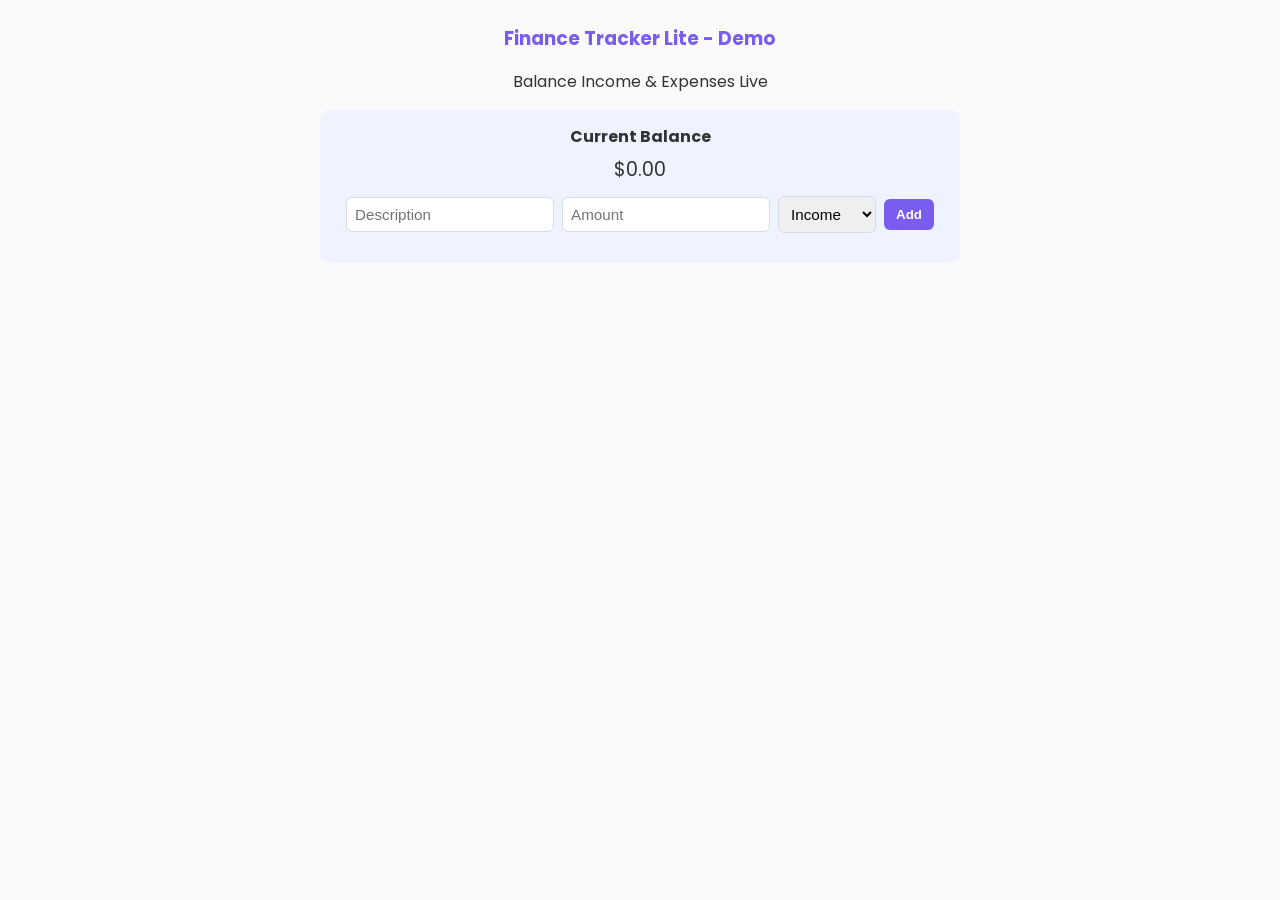
<file: Finance Tracker Lite - Demo (original).html>
<!DOCTYPE html>
<html lang="en">
<head>
<meta charset="UTF-8" />
<meta name="viewport" content="width=device-width, initial-scale=1.0" />
<title>Finance Tracker Lite - Demo (original)</title>
<link href="https://fonts.googleapis.com/css2?family=Poppins:wght@400;600;700&display=swap" rel="stylesheet" />
<style>
/* Variables from the original style.css */
:root{
  --violet: #7a5cf0;
  --light-blue: #a8d8ff;
  --bg: #fafafa;
  --text: #333;
  --income: #1fa31f;
  --expense: #d42828;
}
body{font-family:'Poppins',Arial,sans-serif;background:#fafafa;color:#333;margin:0;padding:24px;}
.wrap{max-width:640px;margin:0 auto;text-align:center;}
h3{color:var(--violet);margin:0 0 6px;}
/* Original tracker styles (unchanged) */
/* TRACKER APP */
.tracker-app{
  margin-top:12px;
  padding:14px;
  background:#eef3ff;
  border-radius:10px;
}
.tracker-display{
  display:flex;
  flex-direction:column;
  align-items:center;
  gap:6px;
  margin-bottom:12px;
}
#balance{
  font-size:1.2rem;
}

/* FORM */
#trackerForm{
  display:flex;
  flex-wrap:wrap;
  gap:8px;
  justify-content:center;
  align-items:center;
}
#trackerForm input,#trackerForm select{
  padding:8px;
  border-radius:6px;
  border:1px solid #d7dbe8;
  font-size:0.95rem;
}
#trackerForm button{
  padding:8px 12px;
  border-radius:6px;
  border:none;
  background:var(--violet);
  color:white;
  cursor:pointer;
  font-weight:600;
}

/* LIST */
#transactions{
  list-style:none;
  margin-top:10px;
  padding:0;
}
#transactions li{
  display:flex;
  justify-content:space-between;
  align-items:center;
  padding:8px 10px;
  background:white;
  border-radius:6px;
  margin-top:8px;
  box-shadow:0 2px 6px rgba(0,0,0,0.04);
}

/* FULL-LINE COLOR */
li.income-item{ color:var(--income); }
li.expense-item{ color:var(--expense); }

.tx-left{
  display:flex;
  gap:12px;
  align-items:center;
}
.tx-delete{
  background:transparent;
  border:none;
  color:#999;
  font-size:18px;
  cursor:pointer;
  padding:4px 8px;
  border-radius:4px;
}
</style>
</head>
<body>
<div class="wrap">
    <h3 data-en="Finance Tracker Lite - Demo" data-fr="Finance Tracker Lite - Démo">
        Finance Tracker Lite - Demo
    </h3>

    <p data-en="Balance Income & Expenses Live" data-fr="Équilibrer Revenus & Dépenses en Direct">
        Balance Income & Expenses Live
    </p>

    <div class="tracker-app">
        <div class="tracker-display">
            <strong data-en="Current Balance" data-fr="Solde actuel">Current Balance</strong>
            <div id="balance">$0.00</div>
        </div>

        <form id="trackerForm">
            <input id="desc" name="desc" autocomplete="on"
                   data-en-placeholder="Description" data-fr-placeholder="Description"
                   placeholder="Description" required />

            <input id="amount" name="amount" type="number" step="0.01"
                   data-en-placeholder="Amount" data-fr-placeholder="Montant"
                   placeholder="Amount" required />

            <select id="type" name="type">
                <option value="income" data-en="Income" data-fr="Revenu">Income</option>
                <option value="expense" data-en="Expense" data-fr="Dépense">Expense</option>
            </select>

            <button type="submit" data-en="Add" data-fr="Ajouter">Add</button>
        </form>

        <ul id="transactions" aria-live="polite"></ul>
    </div>
</div>
<script>
/* Original tracker script (unchanged) */
// FINANCE TRACKER — decimals + green/red full-line
const trackerForm = document.getElementById("trackerForm");
const transactionsList = document.getElementById("transactions");
const balanceDisplay = document.getElementById("balance");

let balance = 0;

function fmt(value) {
    return `$${value.toFixed(2)}`;
}

if (trackerForm) {
    trackerForm.addEventListener("submit", e => {
        e.preventDefault();

        const desc = document.getElementById("desc").value.trim();
        const amount = parseFloat(document.getElementById("amount").value);
        const type = document.getElementById("type").value;

        if (!desc || isNaN(amount)) return;

        const li = document.createElement("li");

        if (type === "income") li.classList.add("income-item");
        else li.classList.add("expense-item");

        li.innerHTML = `
            <div class="tx-left">
                <span class="tx-desc">${desc}</span>
                <span class="tx-amount">${fmt(amount)}</span>
            </div>
            <button class="tx-delete">×</button>
        `;

        li.dataset.amount = amount;
        li.dataset.type = type;

        transactionsList.appendChild(li);

        balance += type === "income" ? amount : -amount;
        balanceDisplay.textContent = fmt(balance);

        trackerForm.reset();
        document.getElementById("type").value = "income";
    });

    transactionsList.addEventListener("click", e => {
        if (!e.target.classList.contains("tx-delete")) return;

        const li = e.target.closest("li");
        const amount = parseFloat(li.dataset.amount);
        const type = li.dataset.type;

        balance += type === "income" ? -amount : amount;
        balanceDisplay.textContent = fmt(balance);

        li.remove();
    });
}
</script>
</body>
</html>
</file>
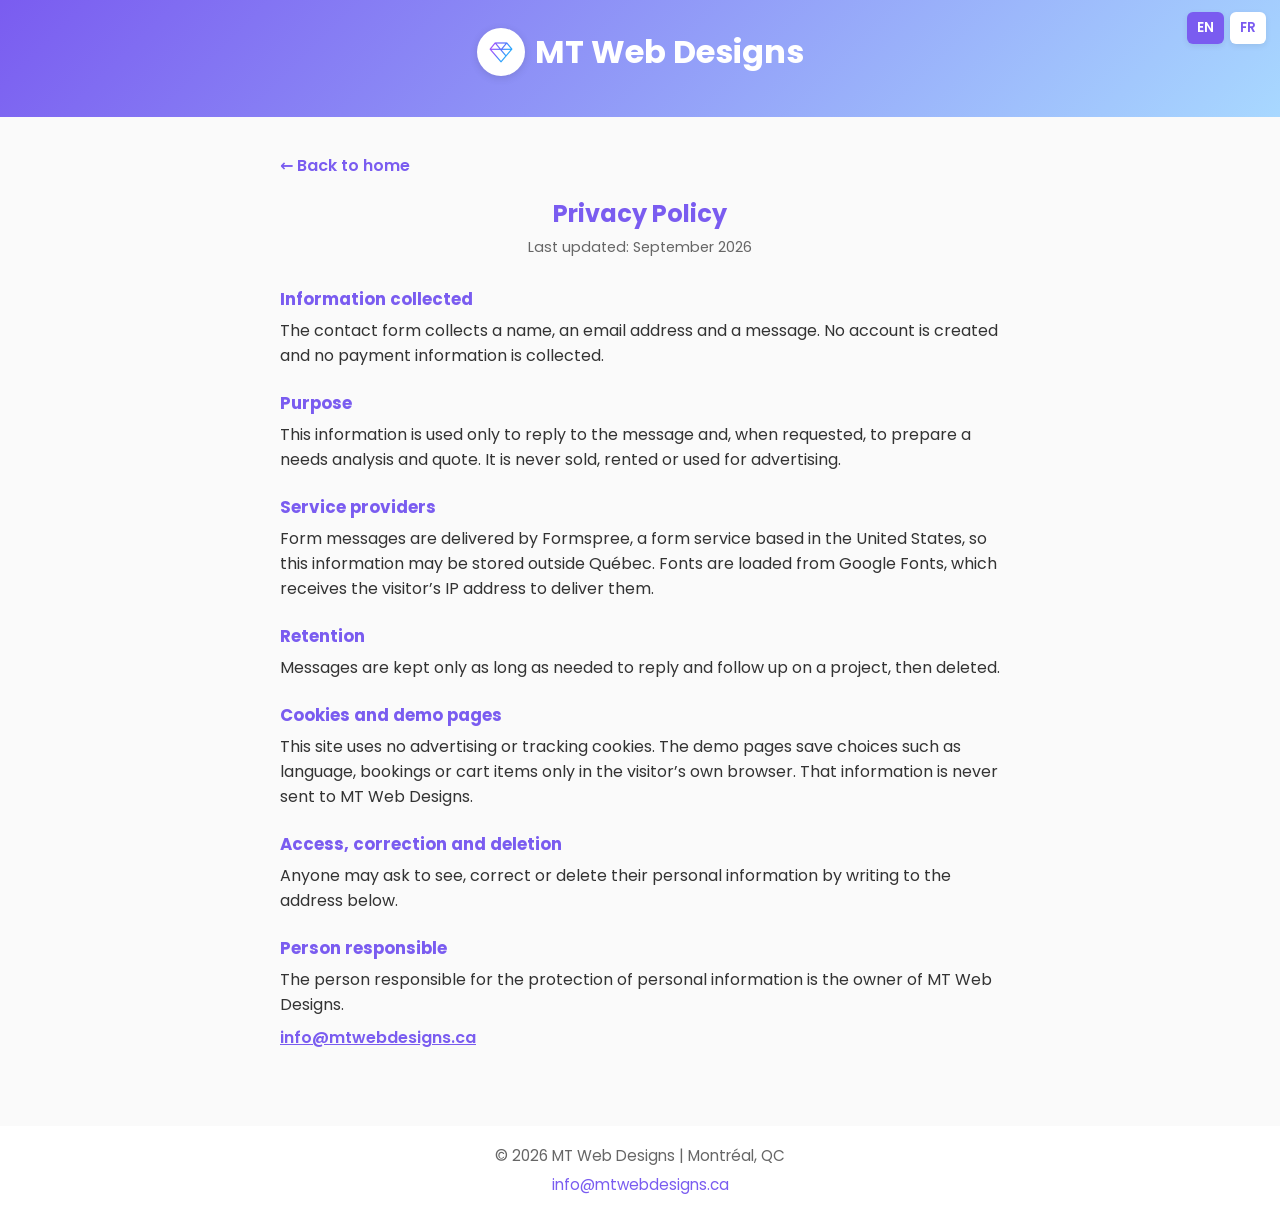
<file: privacy.html>
<!DOCTYPE html>
<html lang="en">
<head>
    <meta charset="UTF-8" />
    <meta name="viewport" content="width=device-width, initial-scale=1.0" />
    <meta name="theme-color" content="#7a5cf0" />
    <title>Privacy Policy | MT Web Designs</title>
    <meta name="description" content="How MT Web Designs collects and uses personal information." />
    <link rel="icon" type="image/png" sizes="32x32" href="favicon-32x32.png" />
    <link rel="apple-touch-icon" href="apple-touch-icon.png" />
    <link rel="preconnect" href="https://fonts.googleapis.com" />
    <link rel="preconnect" href="https://fonts.gstatic.com" crossorigin />
    <link href="https://fonts.googleapis.com/css2?family=Poppins:wght@400;600;700&display=swap" rel="stylesheet" />
    <link rel="stylesheet" href="style.css?v=15" />
    <style>
        .policy{max-width:760px;margin:0 auto;padding:36px 20px 48px}
        .policy h2{margin-bottom:6px}
        .policy .updated{text-align:center;color:#666;font-size:0.9rem;margin-bottom:28px}
        .policy h3{color:var(--violet);font-size:1.05rem;margin:22px 0 6px}
        .policy p{margin-bottom:8px}
        .policy .mail{color:var(--violet);font-weight:600}
        .back{display:inline-block;margin-bottom:18px;color:var(--violet);text-decoration:none;font-weight:600}
        .back:hover{text-decoration:underline}
    </style>
</head>
<body>

<div class="lang-toggle">
    <button id="enBtn" class="active">EN</button>
    <button id="frBtn">FR</button>
</div>

<header>
    <h1>
        <a href="./" style="color:inherit;text-decoration:none;display:inline-flex;align-items:center;gap:10px">
            <img src="logo.png" class="logo" alt="MT Web Designs logo" width="48" height="48" />
            MT Web Designs
        </a>
    </h1>
</header>

<main class="policy">
    <a class="back" href="./" data-en="← Back to home" data-fr="← Retour à l’accueil">← Back to home</a>

    <h2 data-en="Privacy Policy" data-fr="Politique de confidentialité">Privacy Policy</h2>
    <p class="updated" data-en="Last updated: September 2026" data-fr="Dernière mise à jour : septembre 2026">Last updated: September 2026</p>

    <h3 data-en="Information collected" data-fr="Renseignements recueillis">Information collected</h3>
    <p data-en="The contact form collects a name, an email address and a message. No account is created and no payment information is collected."
       data-fr="Le formulaire de contact recueille un nom, une adresse courriel et un message. Aucun compte n’est créé et aucune information de paiement n’est recueillie.">The contact form collects a name, an email address and a message. No account is created and no payment information is collected.</p>

    <h3 data-en="Purpose" data-fr="Utilisation">Purpose</h3>
    <p data-en="This information is used only to reply to the message and, when requested, to prepare a needs analysis and quote. It is never sold, rented or used for advertising."
       data-fr="Ces renseignements servent uniquement à répondre au message et, sur demande, à préparer une analyse des besoins et une soumission. Ils ne sont jamais vendus, loués ni utilisés à des fins publicitaires.">This information is used only to reply to the message and, when requested, to prepare a needs analysis and quote. It is never sold, rented or used for advertising.</p>

    <h3 data-en="Service providers" data-fr="Fournisseurs de services">Service providers</h3>
    <p data-en="Form messages are delivered by Formspree, a form service based in the United States, so this information may be stored outside Québec. Fonts are loaded from Google Fonts, which receives the visitor’s IP address to deliver them."
       data-fr="Les messages du formulaire sont transmis par Formspree, un service de formulaires situé aux États-Unis. Ces renseignements peuvent donc être conservés à l’extérieur du Québec. Les polices de caractères proviennent de Google Fonts, qui reçoit l’adresse IP du visiteur pour les afficher.">Form messages are delivered by Formspree, a form service based in the United States, so this information may be stored outside Québec. Fonts are loaded from Google Fonts, which receives the visitor’s IP address to deliver them.</p>

    <h3 data-en="Retention" data-fr="Conservation">Retention</h3>
    <p data-en="Messages are kept only as long as needed to reply and follow up on a project, then deleted."
       data-fr="Les messages sont conservés seulement le temps nécessaire pour répondre et assurer le suivi d’un projet, puis supprimés.">Messages are kept only as long as needed to reply and follow up on a project, then deleted.</p>

    <h3 data-en="Cookies and demo pages" data-fr="Témoins et pages de démonstration">Cookies and demo pages</h3>
    <p data-en="This site uses no advertising or tracking cookies. The demo pages save choices such as language, bookings or cart items only in the visitor’s own browser. That information is never sent to MT Web Designs."
       data-fr="Ce site n’utilise aucun témoin publicitaire ou de suivi. Les pages de démonstration enregistrent certains choix, comme la langue, les réservations ou le panier, uniquement dans le navigateur du visiteur. Ces données ne sont jamais transmises à MT Web Designs.">This site uses no advertising or tracking cookies. The demo pages save choices such as language, bookings or cart items only in the visitor’s own browser. That information is never sent to MT Web Designs.</p>

    <h3 data-en="Access, correction and deletion" data-fr="Accès, rectification et suppression">Access, correction and deletion</h3>
    <p data-en="Anyone may ask to see, correct or delete their personal information by writing to the address below."
       data-fr="Toute personne peut demander à consulter, corriger ou supprimer ses renseignements personnels en écrivant à l’adresse ci-dessous.">Anyone may ask to see, correct or delete their personal information by writing to the address below.</p>

    <h3 data-en="Person responsible" data-fr="Personne responsable">Person responsible</h3>
    <p data-en="The person responsible for the protection of personal information is the owner of MT Web Designs."
       data-fr="La personne responsable de la protection des renseignements personnels est la personne propriétaire de MT Web Designs.">The person responsible for the protection of personal information is the owner of MT Web Designs.</p>
    <p><a class="mail" href="mailto:info@mtwebdesigns.ca">info@mtwebdesigns.ca</a></p>
</main>

<footer>
    <p>© 2026 MT Web Designs | Montréal, QC</p>
    <p><a href="mailto:info@mtwebdesigns.ca">info@mtwebdesigns.ca</a></p>
</footer>

<script src="script.js?v=2"></script>
</body>
</html>
</file>
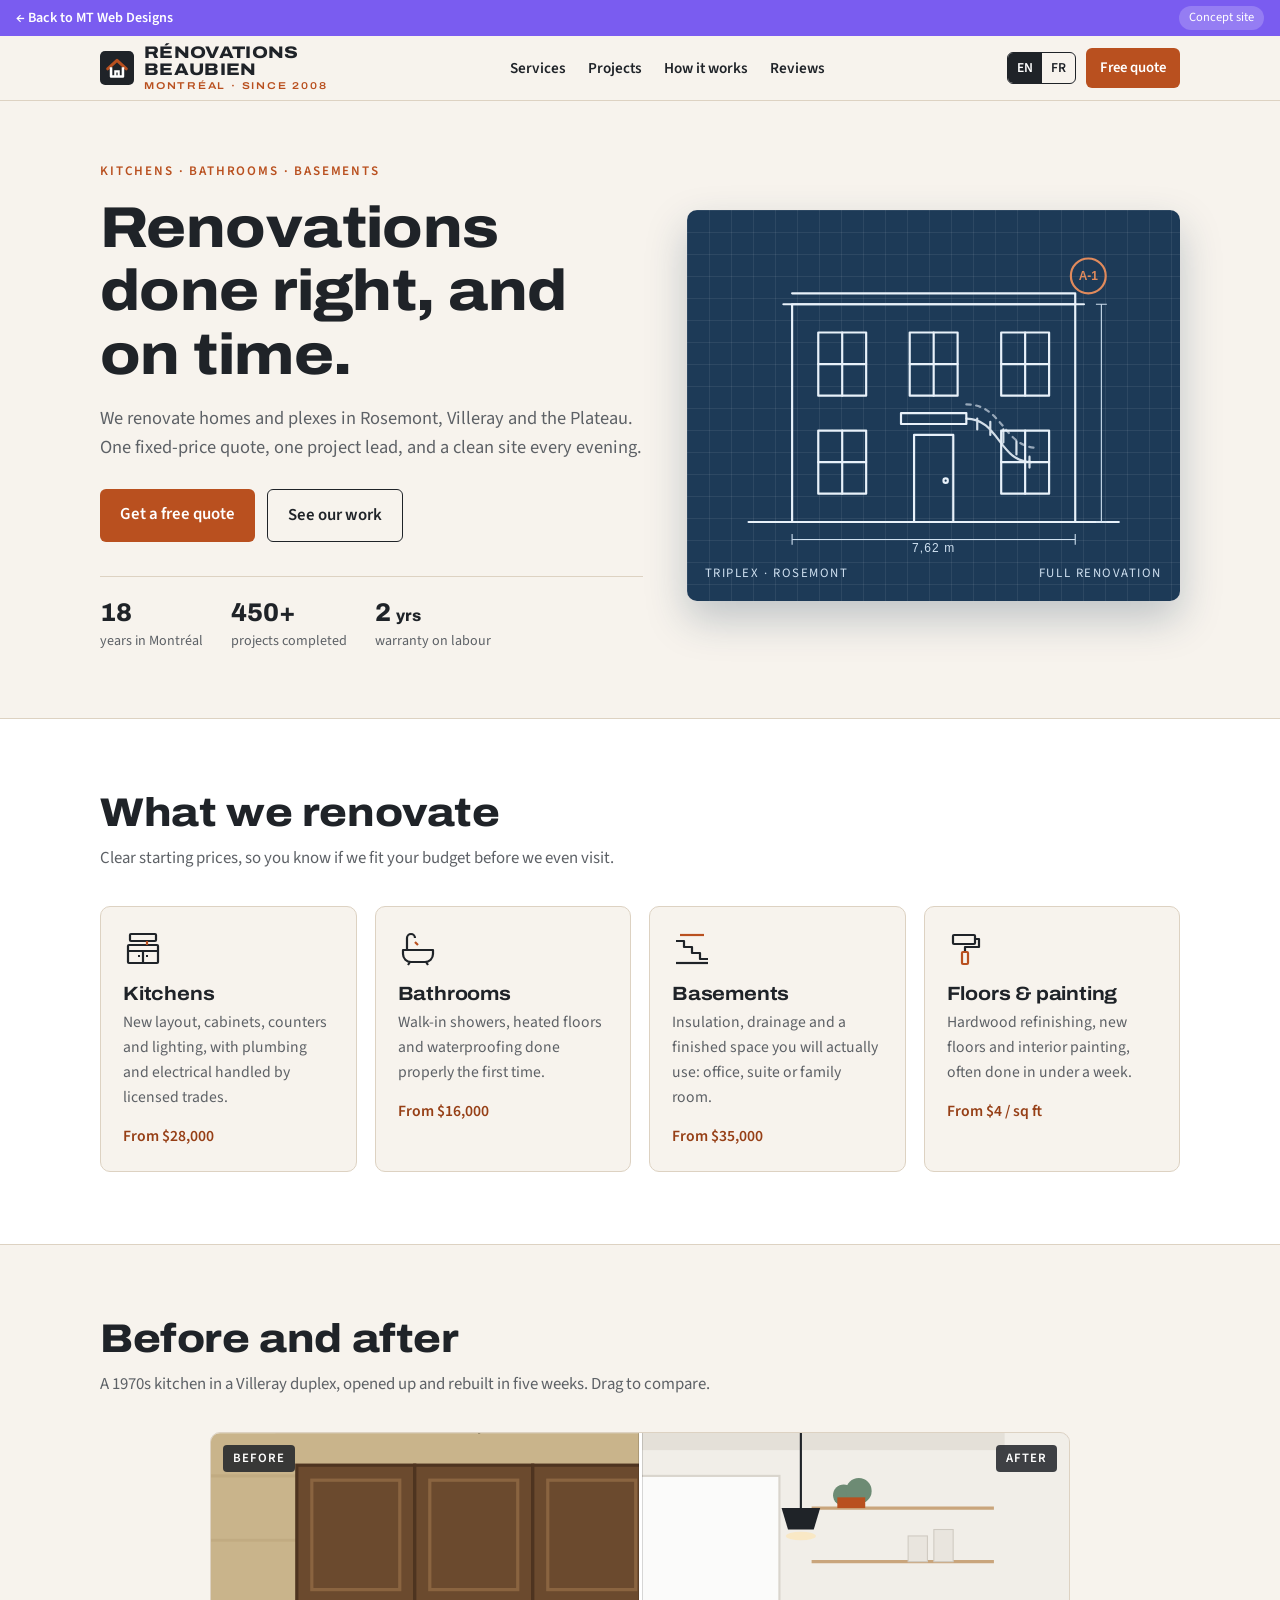
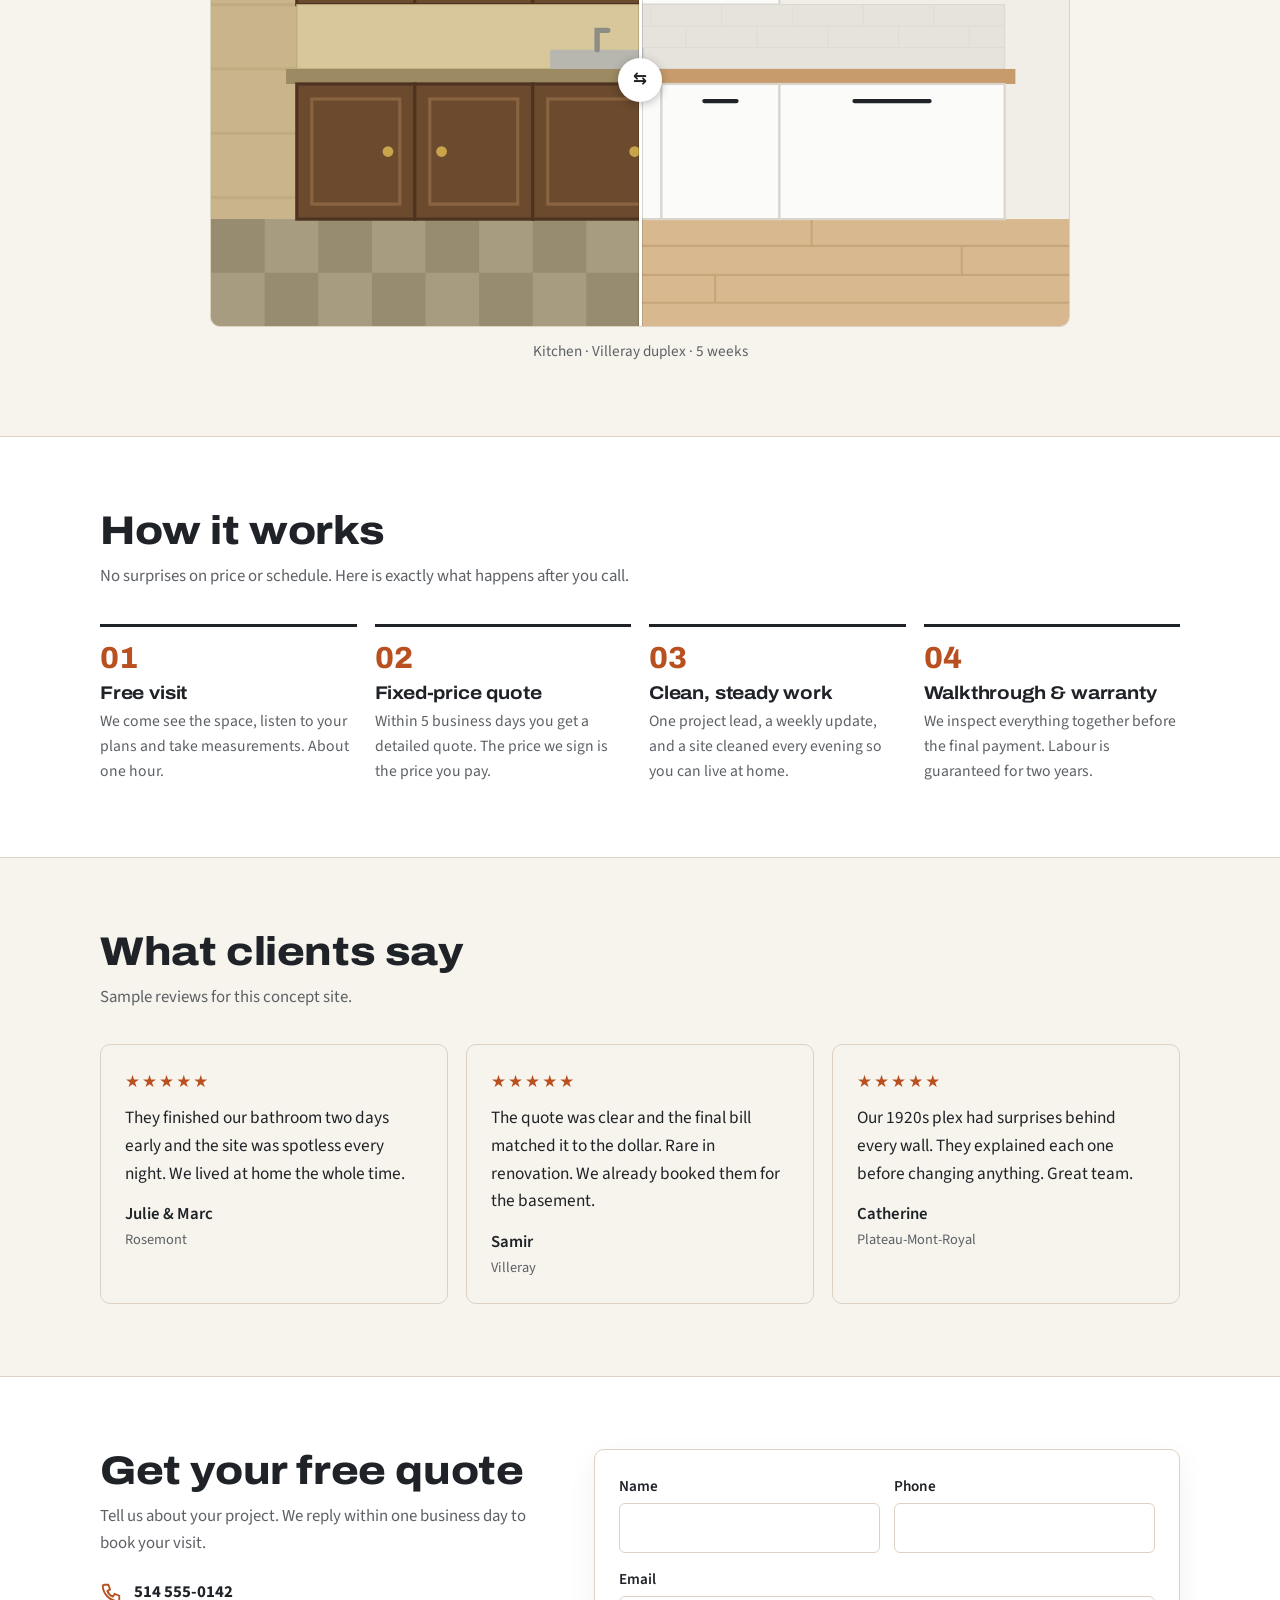
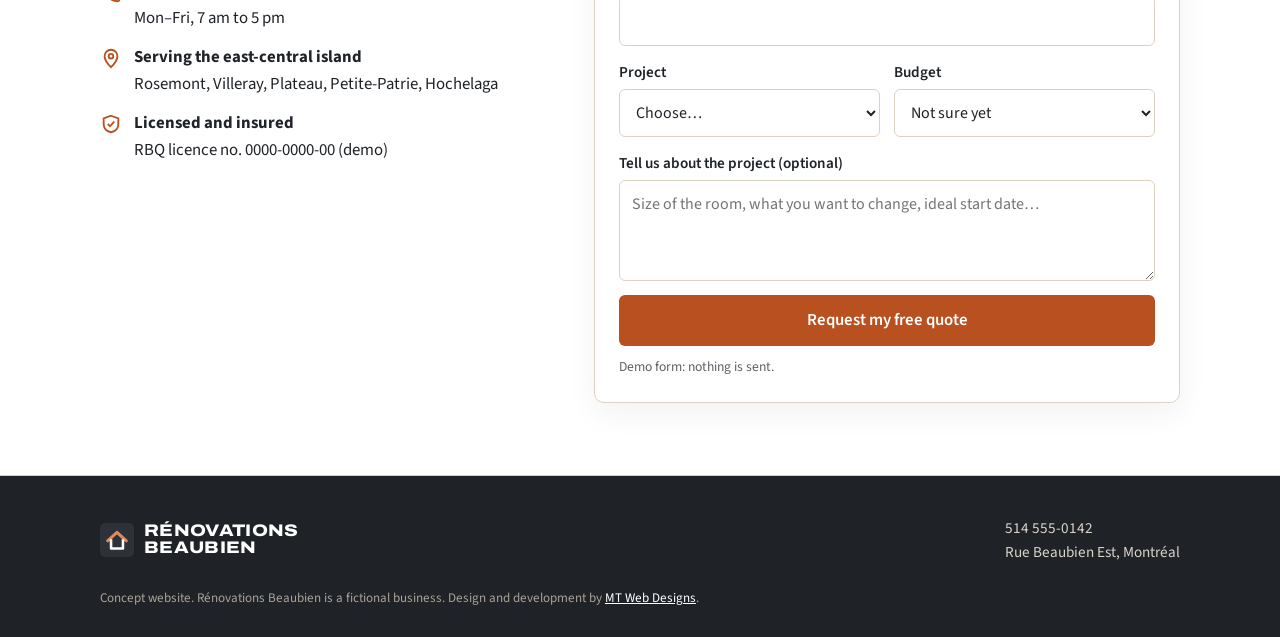
<file: renovation.html>
<!DOCTYPE html>
<html lang="en">
<head>
<meta charset="UTF-8" />
<meta name="viewport" content="width=device-width, initial-scale=1, viewport-fit=cover" />
<meta name="theme-color" content="#7a5cf0" />
<title>Rénovations Beaubien | Concept by MT Web Designs</title>
<meta name="description" content="Concept website for a fictional Montréal renovation company, designed by MT Web Designs." />
<meta name="robots" content="noindex" />
<link rel="icon" type="image/png" sizes="32x32" href="favicon-32x32.png" />
<link rel="preconnect" href="https://fonts.googleapis.com" />
<link rel="preconnect" href="https://fonts.gstatic.com" crossorigin />
<link href="https://fonts.googleapis.com/css2?family=Archivo:wdth,wght@100..125,600..800&family=Source+Sans+3:wght@400;600&display=swap" rel="stylesheet" />
<style>
:root{
  --ink:#1f2328; --muted:#5d6166; --paper:#f7f3ed; --sand:#ece2d4; --line:#ddd2c2;
  --accent:#b9501f; --accent-dark:#963f16; --blue:#1d3a57; --white:#fff;
  color-scheme:light;
}
*{box-sizing:border-box;margin:0;padding:0}
html{scroll-behavior:smooth;scroll-padding-top:calc(108px + env(safe-area-inset-top,0px))}
@media (prefers-reduced-motion:reduce){html{scroll-behavior:auto}}
body{font-family:'Source Sans 3',system-ui,-apple-system,'Segoe UI',Arial,sans-serif;font-size:1.05rem;line-height:1.6;color:var(--ink);background:var(--paper)}
h1,h2,h3{font-family:'Archivo','Arial Narrow',Arial,sans-serif;font-stretch:112%;line-height:1.1;letter-spacing:-0.01em}
a{color:inherit}
img,svg{max-width:100%;display:block}
button,input,select,textarea{font:inherit;color:inherit}
:focus-visible{outline:3px solid var(--accent);outline-offset:2px}
.wrap{max-width:1120px;margin:0 auto;padding:0 20px}

/* demo bar */
.demo-bar{position:sticky;top:0;z-index:30;display:flex;justify-content:space-between;align-items:center;gap:12px;background:#7a5cf0;color:#fff;font-size:.88rem;
  height:calc(36px + env(safe-area-inset-top,0px));padding:env(safe-area-inset-top,0px) 16px 0;white-space:nowrap}
.demo-bar .back{color:#fff;font-weight:600;text-decoration:none;padding:6px 0}
.demo-bar .back:hover span{text-decoration:underline}
.demo-bar .back:focus-visible{outline-color:#fff}
.demo-tag{font-size:.78rem;background:rgba(255,255,255,.2);padding:2px 10px;border-radius:999px}

/* header */
.site-head{position:sticky;top:calc(36px + env(safe-area-inset-top,0px));z-index:20;background:rgba(247,243,237,.94);backdrop-filter:blur(8px);border-bottom:1px solid var(--line)}
.head-row{display:flex;align-items:center;justify-content:space-between;gap:16px;height:64px}
.brand{display:flex;align-items:center;gap:10px;text-decoration:none}
.brand svg{width:34px;height:34px;flex:none}
.brand span{font-family:'Archivo',Arial,sans-serif;font-weight:800;font-stretch:118%;font-size:1.05rem;line-height:1;text-transform:uppercase;letter-spacing:.02em}
.brand small{display:block;font-weight:600;font-size:.62rem;letter-spacing:.18em;color:var(--accent);margin-top:3px}
.nav{display:flex;gap:22px}
.nav a{text-decoration:none;font-weight:600;font-size:.95rem}
.nav a:hover{color:var(--accent)}
.head-actions{display:flex;align-items:center;gap:10px}
.lang{display:flex;border:1.5px solid var(--ink);border-radius:6px;overflow:hidden}
.lang button{border:none;background:transparent;padding:4px 9px;font-weight:600;font-size:.85rem;cursor:pointer}
.lang button[aria-pressed="true"]{background:var(--ink);color:#fff}
.btn{display:inline-block;background:var(--accent);color:#fff;border:none;border-radius:6px;padding:12px 20px;font-weight:600;text-decoration:none;cursor:pointer;text-align:center}
.btn:hover{background:var(--accent-dark)}
.btn.ghost{background:transparent;color:var(--ink);border:1.5px solid var(--ink)}
.btn.ghost:hover{background:var(--ink);color:#fff}
.btn.small{padding:8px 14px;font-size:.92rem}
@media (max-width:820px){.nav{display:none}}
@media (max-width:420px){.head-actions .btn.small{display:none}}

/* hero */
.hero{padding:56px 0 64px}
.hero-grid{display:grid;grid-template-columns:1.1fr 1fr;gap:44px;align-items:center}
.eyebrow{display:inline-block;font-weight:600;font-size:.82rem;letter-spacing:.14em;text-transform:uppercase;color:var(--accent);margin-bottom:14px}
.hero h1{font-size:clamp(2.2rem,6vw,3.6rem);font-weight:800}
.hero p.lead{font-size:1.15rem;color:var(--muted);margin:18px 0 26px;max-width:32em}
.hero-ctas{display:flex;flex-wrap:wrap;gap:12px}
.facts{display:flex;flex-wrap:wrap;gap:28px;margin-top:34px;padding-top:22px;border-top:1px solid var(--line)}
.facts strong{display:block;font-family:'Archivo',Arial,sans-serif;font-size:1.6rem;font-weight:800;line-height:1.1}
.facts span{font-size:.88rem;color:var(--muted)}
.blueprint{background:var(--blue);border-radius:10px;padding:18px;box-shadow:0 18px 40px rgba(29,58,87,.25);
  background-image:linear-gradient(rgba(255,255,255,.07) 1px,transparent 1px),linear-gradient(90deg,rgba(255,255,255,.07) 1px,transparent 1px);
  background-size:22px 22px}
.blueprint figcaption{color:#cfe0f0;font-size:.8rem;letter-spacing:.12em;text-transform:uppercase;margin-top:8px;display:flex;justify-content:space-between}
@media (max-width:820px){.hero{padding:36px 0 48px}.hero-grid{grid-template-columns:1fr;gap:32px}}

/* sections */
section.block{padding:72px 0}
.alt{background:var(--white);border-top:1px solid var(--line);border-bottom:1px solid var(--line)}
.sec-head{max-width:40em;margin-bottom:34px}
.sec-head h2{font-size:clamp(1.8rem,4.5vw,2.5rem);font-weight:800}
.sec-head p{color:var(--muted);margin-top:10px}

/* services */
.services{display:grid;grid-template-columns:repeat(auto-fit,minmax(230px,1fr));gap:18px}
.svc{background:var(--paper);border:1px solid var(--line);border-radius:10px;padding:22px;display:flex;flex-direction:column}
.svc svg{width:40px;height:40px;margin-bottom:14px}
.svc h3{font-size:1.2rem;font-weight:700;margin-bottom:6px}
.svc p{color:var(--muted);font-size:.98rem;flex:1}
.svc .from{margin-top:14px;font-weight:600;color:var(--accent-dark)}

/* before/after */
.ba{position:relative;border-radius:10px;overflow:hidden;border:1px solid var(--line);max-width:860px;margin:0 auto;background:#ddd;--pos:50%;touch-action:pan-y}
.ba svg{width:100%;height:auto}
.ba .before{position:absolute;inset:0;clip-path:inset(0 calc(100% - var(--pos)) 0 0)}
.ba .divider{position:absolute;top:0;bottom:0;left:var(--pos);width:3px;margin-left:-1.5px;background:#fff;box-shadow:0 0 0 1px rgba(0,0,0,.15);pointer-events:none}
.ba .knob{position:absolute;top:50%;left:50%;width:44px;height:44px;margin:-22px 0 0 -22px;border-radius:50%;background:#fff;box-shadow:0 2px 10px rgba(0,0,0,.25);display:grid;place-items:center;color:var(--ink);font-weight:700}
.ba .tag{position:absolute;top:12px;padding:3px 10px;border-radius:4px;background:rgba(31,35,40,.85);color:#fff;font-size:.8rem;font-weight:600;letter-spacing:.08em;text-transform:uppercase;pointer-events:none}
.ba .tag.b{left:12px}.ba .tag.a{right:12px}
.ba input[type=range]{position:absolute;inset:0;width:100%;height:100%;opacity:0;cursor:ew-resize;margin:0}
.ba:has(input:focus-visible){outline:3px solid var(--accent);outline-offset:3px}
.ba-caption{text-align:center;color:var(--muted);font-size:.95rem;margin-top:12px}

/* process */
.steps{display:grid;grid-template-columns:repeat(auto-fit,minmax(220px,1fr));gap:18px;counter-reset:s;list-style:none}
.steps li{counter-increment:s;border-top:3px solid var(--ink);padding-top:16px}
.steps li::before{content:counter(s,decimal-leading-zero);font-family:'Archivo',Arial,sans-serif;font-weight:800;font-size:1.9rem;color:var(--accent);display:block;line-height:1;margin-bottom:10px}
.steps h3{font-size:1.15rem;margin-bottom:6px}
.steps p{color:var(--muted);font-size:.98rem}

/* reviews */
.reviews{display:grid;grid-template-columns:repeat(auto-fit,minmax(280px,1fr));gap:18px}
.review{background:var(--paper);border-radius:10px;padding:24px;border:1px solid var(--line)}
.review blockquote{font-size:1.08rem}
.review .stars{color:var(--accent);letter-spacing:2px;margin-bottom:8px}
.review figcaption{margin-top:14px;font-weight:600}
.review figcaption span{display:block;font-weight:400;color:var(--muted);font-size:.9rem}

/* quote */
.quote-grid{display:grid;grid-template-columns:1fr 1.3fr;gap:44px;align-items:start}
.contact-list{list-style:none;margin-top:22px;display:grid;gap:12px}
.contact-list li{display:flex;gap:12px;align-items:flex-start}
.contact-list svg{width:22px;height:22px;flex:none;margin-top:3px}
.contact-list strong{display:block}
.card{background:var(--white);border:1px solid var(--line);border-radius:10px;padding:24px;box-shadow:0 10px 30px rgba(31,35,40,.06)}
.row2{display:grid;grid-template-columns:1fr 1fr;gap:14px}
.field{display:grid;gap:5px;margin-bottom:14px}
.field label{font-weight:600;font-size:.95rem}
.field input,.field select,.field textarea{width:100%;padding:11px 12px;border:1.5px solid var(--line);border-radius:6px;background:#fff;font-size:1rem}
.field input:focus,.field select:focus,.field textarea:focus{border-color:var(--ink);outline:none}
.field [aria-invalid="true"]{border-color:#c0261f}
.err{color:#c0261f;font-size:.88rem}
.note{font-size:.85rem;color:var(--muted);margin-top:10px}
.thanks{text-align:center;padding:10px 0}
.thanks svg{width:54px;height:54px;margin:0 auto 12px}
.thanks h3{font-size:1.5rem;margin-bottom:8px}
.thanks p{color:var(--muted)}
.thanks:focus{outline:none}
@media (max-width:820px){.quote-grid{grid-template-columns:1fr;gap:28px}}
@media (max-width:480px){.row2{grid-template-columns:1fr;gap:0}}

/* footer */
footer{background:var(--ink);color:#d8d3cb;padding:40px 0 calc(28px + env(safe-area-inset-bottom,0px));font-size:.95rem}
.foot-grid{display:flex;flex-wrap:wrap;justify-content:space-between;gap:20px}
footer .brand span{color:#fff}
footer small{display:block;margin-top:24px;color:#a9a39a;font-size:.82rem}
footer a{color:#fff}
</style>
</head>
<body>

<div class="demo-bar">
  <a class="back" href="./#portfolio">← <span data-en="Back to MT Web Designs" data-fr="Retour à MT Web Designs">Back to MT Web Designs</span></a>
  <span class="demo-tag" data-en="Concept site" data-fr="Site concept">Concept site</span>
</div>

<header class="site-head">
  <div class="wrap head-row">
    <a class="brand" href="#top" aria-label="Rénovations Beaubien">
      <svg viewBox="0 0 40 40" aria-hidden="true"><rect width="40" height="40" rx="6" fill="#1f2328"/><path d="M9 21 20 11l11 10" fill="none" stroke="#b9501f" stroke-width="3.5" stroke-linecap="round" stroke-linejoin="round"/><path d="M13 19v11h14V19" fill="none" stroke="#fff" stroke-width="3" stroke-linejoin="round"/><path d="M18 30v-6h4v6" fill="none" stroke="#fff" stroke-width="2.5"/></svg>
      <span>Rénovations<br>Beaubien<small data-en="Montréal · since 2008" data-fr="Montréal · depuis 2008">Montréal · since 2008</small></span>
    </a>
    <nav class="nav" aria-label="Main">
      <a href="#services" data-en="Services" data-fr="Services">Services</a>
      <a href="#projects" data-en="Projects" data-fr="Réalisations">Projects</a>
      <a href="#process" data-en="How it works" data-fr="Notre méthode">How it works</a>
      <a href="#reviews" data-en="Reviews" data-fr="Avis">Reviews</a>
    </nav>
    <div class="head-actions">
      <div class="lang" role="group" aria-label="Language / Langue">
        <button type="button" data-lang="en" aria-pressed="true">EN</button>
        <button type="button" data-lang="fr" aria-pressed="false">FR</button>
      </div>
      <a class="btn small" href="#quote" data-en="Free quote" data-fr="Soumission gratuite">Free quote</a>
    </div>
  </div>
</header>

<main id="top">
  <section class="hero">
    <div class="wrap hero-grid">
      <div>
        <span class="eyebrow" data-en="Kitchens · Bathrooms · Basements" data-fr="Cuisines · Salles de bain · Sous-sols">Kitchens · Bathrooms · Basements</span>
        <h1 data-en="Renovations done right, and on time." data-fr="Des rénovations bien faites, et dans les délais.">Renovations done right, and on time.</h1>
        <p class="lead" data-en="We renovate homes and plexes in Rosemont, Villeray and the Plateau. One fixed-price quote, one project lead, and a clean site every evening."
           data-fr="Nous rénovons maisons et plex à Rosemont, Villeray et sur le Plateau. Une soumission à prix fixe, un seul chargé de projet, et un chantier propre chaque soir.">We renovate homes and plexes in Rosemont, Villeray and the Plateau. One fixed-price quote, one project lead, and a clean site every evening.</p>
        <div class="hero-ctas">
          <a class="btn" href="#quote" data-en="Get a free quote" data-fr="Demander une soumission">Get a free quote</a>
          <a class="btn ghost" href="#projects" data-en="See our work" data-fr="Voir nos réalisations">See our work</a>
        </div>
        <div class="facts">
          <div><strong>18</strong><span data-en="years in Montréal" data-fr="ans à Montréal">years in Montréal</span></div>
          <div><strong>450+</strong><span data-en="projects completed" data-fr="projets réalisés">projects completed</span></div>
          <div><strong>2 <span data-en="yrs" data-fr="ans" style="font-size:1rem;color:inherit">yrs</span></strong><span data-en="warranty on labour" data-fr="de garantie sur la main-d’œuvre">warranty on labour</span></div>
        </div>
      </div>
      <figure class="blueprint">
        <svg viewBox="0 0 420 300" role="img" aria-label="Line drawing of a Montréal plex with its outdoor staircase">
          <g fill="none" stroke="#e8f1fa" stroke-width="2" stroke-linejoin="round" stroke-linecap="round">
            <path d="M40 270h340"/>
            <rect x="80" y="70" width="260" height="200"/>
            <path d="M72 70h276M80 60h260v10"/>
            <rect x="104" y="96" width="44" height="58"/><rect x="188" y="96" width="44" height="58"/><rect x="272" y="96" width="44" height="58"/>
            <path d="M104 125h44M126 96v58M188 125h44M210 96v58M272 125h44M294 96v58"/>
            <rect x="104" y="186" width="44" height="58"/><rect x="272" y="186" width="44" height="58"/>
            <path d="M104 215h44M126 186v58M272 215h44M294 186v58"/>
            <rect x="192" y="190" width="36" height="80"/><circle cx="221" cy="232" r="2"/>
            <path d="M180 170h60v10h-60z"/>
            <path d="M240 175c30 0 30 40 60 40M250 175v10M262 178v12M274 185v12M286 196v12M298 210v10" opacity=".9"/>
            <path d="M240 162c34 0 34 40 66 40" stroke-dasharray="4 5" opacity=".6"/>
          </g>
          <g fill="#cfe0f0" font-family="Arial, sans-serif" font-size="11" letter-spacing="1">
            <path d="M80 286h260" stroke="#cfe0f0" stroke-width="1"/><path d="M80 281v10M340 281v10" stroke="#cfe0f0"/>
            <text x="210" y="298" text-anchor="middle">7,62 m</text>
            <path d="M364 70v200" stroke="#cfe0f0" stroke-width="1"/><path d="M359 70h10M359 270h10" stroke="#cfe0f0"/>
          </g>
          <circle cx="352" cy="44" r="16" fill="none" stroke="#e08a5c" stroke-width="2"/>
          <text x="352" y="48" text-anchor="middle" fill="#e08a5c" font-family="Arial, sans-serif" font-size="11" font-weight="700">A-1</text>
        </svg>
        <figcaption><span data-en="Triplex · Rosemont" data-fr="Triplex · Rosemont">Triplex · Rosemont</span><span data-en="Full renovation" data-fr="Rénovation complète">Full renovation</span></figcaption>
      </figure>
    </div>
  </section>

  <section class="block alt" id="services">
    <div class="wrap">
      <div class="sec-head">
        <h2 data-en="What we renovate" data-fr="Ce que nous rénovons">What we renovate</h2>
        <p data-en="Clear starting prices, so you know if we fit your budget before we even visit." data-fr="Des prix de départ clairs, pour savoir si on correspond à votre budget avant même la visite.">Clear starting prices, so you know if we fit your budget before we even visit.</p>
      </div>
      <div class="services">
        <article class="svc">
          <svg viewBox="0 0 40 40" aria-hidden="true" fill="none" stroke="#1f2328" stroke-width="2.2" stroke-linejoin="round"><rect x="5" y="16" width="30" height="18" rx="1"/><path d="M5 22h30M20 22v12M15 27h2M23 27h2"/><rect x="7" y="5" width="26" height="7" rx="1"/><path d="M24 16v-4" stroke="#b9501f"/></svg>
          <h3 data-en="Kitchens" data-fr="Cuisines">Kitchens</h3>
          <p data-en="New layout, cabinets, counters and lighting, with plumbing and electrical handled by licensed trades." data-fr="Nouvel aménagement, armoires, comptoirs et éclairage, avec plomberie et électricité par des maîtres licenciés.">New layout, cabinets, counters and lighting, with plumbing and electrical handled by licensed trades.</p>
          <p class="from" data-en="From $28,000" data-fr="À partir de 28 000 $">From $28,000</p>
        </article>
        <article class="svc">
          <svg viewBox="0 0 40 40" aria-hidden="true" fill="none" stroke="#1f2328" stroke-width="2.2" stroke-linejoin="round"><path d="M5 21h30v4a8 8 0 0 1-8 8H13a8 8 0 0 1-8-8z"/><path d="M9 21V9a4 4 0 0 1 8 0"/><path d="M17 13l3 3" stroke="#b9501f"/><path d="M12 33l-2 3M28 33l2 3"/></svg>
          <h3 data-en="Bathrooms" data-fr="Salles de bain">Bathrooms</h3>
          <p data-en="Walk-in showers, heated floors and waterproofing done properly the first time." data-fr="Douches en céramique, planchers chauffants et imperméabilisation faite correctement du premier coup.">Walk-in showers, heated floors and waterproofing done properly the first time.</p>
          <p class="from" data-en="From $16,000" data-fr="À partir de 16 000 $">From $16,000</p>
        </article>
        <article class="svc">
          <svg viewBox="0 0 40 40" aria-hidden="true" fill="none" stroke="#1f2328" stroke-width="2.2" stroke-linejoin="round"><path d="M4 12h8v6h8v6h8v6h8"/><path d="M4 34h32" /><path d="M8 6h24" stroke="#b9501f"/></svg>
          <h3 data-en="Basements" data-fr="Sous-sols">Basements</h3>
          <p data-en="Insulation, drainage and a finished space you will actually use: office, suite or family room." data-fr="Isolation, drainage et un espace fini que vous utiliserez vraiment : bureau, suite ou salle familiale.">Insulation, drainage and a finished space you will actually use: office, suite or family room.</p>
          <p class="from" data-en="From $35,000" data-fr="À partir de 35 000 $">From $35,000</p>
        </article>
        <article class="svc">
          <svg viewBox="0 0 40 40" aria-hidden="true" fill="none" stroke="#1f2328" stroke-width="2.2" stroke-linejoin="round"><rect x="6" y="6" width="22" height="9" rx="1"/><path d="M28 10h4v8H18v5"/><rect x="15" y="23" width="6" height="12" rx="1" stroke="#b9501f"/></svg>
          <h3 data-en="Floors & painting" data-fr="Planchers et peinture">Floors & painting</h3>
          <p data-en="Hardwood refinishing, new floors and interior painting, often done in under a week." data-fr="Sablage de bois franc, nouveaux planchers et peinture intérieure, souvent en moins d’une semaine.">Hardwood refinishing, new floors and interior painting, often done in under a week.</p>
          <p class="from" data-en="From $4 / sq ft" data-fr="À partir de 4 $ / pi²">From $4 / sq ft</p>
        </article>
      </div>
    </div>
  </section>

  <section class="block" id="projects">
    <div class="wrap">
      <div class="sec-head">
        <h2 data-en="Before and after" data-fr="Avant et après">Before and after</h2>
        <p data-en="A 1970s kitchen in a Villeray duplex, opened up and rebuilt in five weeks. Drag to compare." data-fr="Une cuisine des années 70 dans un duplex de Villeray, ouverte et refaite en cinq semaines. Glissez pour comparer.">A 1970s kitchen in a Villeray duplex, opened up and rebuilt in five weeks. Drag to compare.</p>
      </div>

      <div class="ba" id="ba">
        <!-- AFTER -->
        <svg viewBox="0 0 800 460" aria-hidden="true">
          <rect width="800" height="460" fill="#f1eee8"/>
          <rect y="360" width="800" height="100" fill="#d8b98f"/>
          <g stroke="#c7a57a" stroke-width="2"><path d="M0 385h800M0 412h800M0 438h800M120 360v25M340 385v27M560 360v25M230 412v26M470 412v26M700 385v27"/></g>
          <rect x="60" y="0" width="680" height="16" fill="#e4e0d8"/>
          <g fill="#fbfbfa" stroke="#d9d5cd" stroke-width="2"><rect x="80" y="40" width="130" height="120"/><rect x="210" y="40" width="130" height="120"/></g>
          <rect x="400" y="40" width="130" height="120" fill="#fbfbfa" stroke="#d9d5cd" stroke-width="2"/>
          <g fill="none" stroke="#c9a57c" stroke-width="3"><path d="M560 70h170M560 120h170"/></g>
          <g fill="#6d8b74"><circle cx="590" cy="58" r="10"/><circle cx="604" cy="54" r="12"/></g>
          <rect x="584" y="60" width="26" height="10" fill="#b9501f"/>
          <rect x="650" y="96" width="18" height="24" fill="#e9e5de" stroke="#cfcac1"/><rect x="674" y="90" width="18" height="30" fill="#e9e5de" stroke="#cfcac1"/>
          <g fill="#e6e3dd" stroke="#dcd8d0"><rect x="80" y="160" width="660" height="60"/></g>
          <g stroke="#e0dcd4"><path d="M80 180h660M80 200h660M146 160v20M212 160v20M278 160v20M344 160v20M410 160v20M476 160v20M542 160v20M608 160v20M674 160v20M113 180v20M179 180v20M245 180v20M311 180v20M377 180v20M443 180v20M509 180v20M575 180v20M641 180v20M707 180v20"/></g>
          <rect x="70" y="220" width="680" height="14" fill="#c89b6d"/>
          <g fill="#fbfbfa" stroke="#d9d5cd" stroke-width="2"><rect x="80" y="234" width="110" height="126"/><rect x="190" y="234" width="110" height="126"/><rect x="300" y="234" width="120" height="126"/><rect x="420" y="234" width="110" height="126"/><rect x="530" y="234" width="210" height="126"/></g>
          <g stroke="#1f2328" stroke-width="4" stroke-linecap="round"><path d="M120 250h30M230 250h30M345 250h30M460 250h30M600 250h70"/></g>
          <rect x="316" y="200" width="88" height="20" rx="3" fill="#cfd3d6"/><path d="M360 200v-26h14" fill="none" stroke="#2a2d31" stroke-width="5" stroke-linecap="round"/>
          <g stroke="#1f2328" stroke-width="2"><path d="M250 0v70M550 0v70"/></g>
          <g fill="#1f2328"><path d="M232 70h36l-6 20h-24z"/><path d="M532 70h36l-6 20h-24z"/></g>
          <g fill="#ffe4a8" opacity=".55"><ellipse cx="250" cy="96" rx="14" ry="4"/><ellipse cx="550" cy="96" rx="14" ry="4"/></g>
        </svg>
        <!-- BEFORE -->
        <div class="before">
          <svg viewBox="0 0 800 460" aria-hidden="true">
            <rect width="800" height="460" fill="#c9b48b"/>
            <g fill="none" stroke="#b9a37a" stroke-width="3"><path d="M0 40h800M0 100h800M0 160h800M0 220h800M0 280h800M0 340h800" opacity=".5"/></g>
            <rect y="360" width="800" height="100" fill="#a89c80"/>
            <g fill="#978b70"><rect x="0" y="360" width="50" height="50"/><rect x="100" y="360" width="50" height="50"/><rect x="200" y="360" width="50" height="50"/><rect x="300" y="360" width="50" height="50"/><rect x="400" y="360" width="50" height="50"/><rect x="500" y="360" width="50" height="50"/><rect x="600" y="360" width="50" height="50"/><rect x="700" y="360" width="50" height="50"/><rect x="50" y="410" width="50" height="50"/><rect x="150" y="410" width="50" height="50"/><rect x="250" y="410" width="50" height="50"/><rect x="350" y="410" width="50" height="50"/><rect x="450" y="410" width="50" height="50"/><rect x="550" y="410" width="50" height="50"/><rect x="650" y="410" width="50" height="50"/><rect x="750" y="410" width="50" height="50"/></g>
            <g fill="#6b4a2e" stroke="#4e3420" stroke-width="3"><rect x="80" y="30" width="110" height="130"/><rect x="190" y="30" width="110" height="130"/><rect x="300" y="30" width="110" height="130"/><rect x="520" y="30" width="110" height="130"/><rect x="630" y="30" width="110" height="130"/></g>
            <g fill="none" stroke="#8a6440" stroke-width="3"><rect x="94" y="44" width="82" height="102"/><rect x="204" y="44" width="82" height="102"/><rect x="314" y="44" width="82" height="102"/><rect x="534" y="44" width="82" height="102"/><rect x="644" y="44" width="82" height="102"/></g>
            <rect x="420" y="50" width="90" height="90" fill="#9fb3b8" stroke="#f3efe6" stroke-width="8"/>
            <rect x="400" y="4" width="130" height="14" fill="#eef0e6" stroke="#b9b9a8"/>
            <g fill="#d8c79a" stroke="#b8a878"><rect x="80" y="160" width="660" height="60"/></g>
            <rect x="70" y="220" width="680" height="14" fill="#9c8a62"/>
            <g fill="#6b4a2e" stroke="#4e3420" stroke-width="3"><rect x="80" y="234" width="110" height="126"/><rect x="190" y="234" width="110" height="126"/><rect x="300" y="234" width="120" height="126"/><rect x="420" y="234" width="110" height="126"/><rect x="530" y="234" width="210" height="126"/></g>
            <g fill="none" stroke="#8a6440" stroke-width="3"><rect x="94" y="248" width="82" height="98"/><rect x="204" y="248" width="82" height="98"/><rect x="314" y="248" width="92" height="98"/><rect x="434" y="248" width="82" height="98"/><rect x="544" y="248" width="182" height="98"/></g>
            <g fill="#c9a44a"><circle cx="165" cy="297" r="5"/><circle cx="215" cy="297" r="5"/><circle cx="395" cy="297" r="5"/><circle cx="445" cy="297" r="5"/><circle cx="635" cy="297" r="5"/></g>
            <rect x="316" y="202" width="88" height="18" rx="2" fill="#b7b7b0"/><path d="M360 202v-18h10" fill="none" stroke="#8d8d86" stroke-width="5" stroke-linecap="round"/>
          </svg>
        </div>
        <span class="tag b" data-en="Before" data-fr="Avant">Before</span>
        <span class="tag a" data-en="After" data-fr="Après">After</span>
        <div class="divider"><div class="knob" aria-hidden="true">⇆</div></div>
        <input type="range" id="baRange" min="0" max="100" value="50" data-en-aria="Compare before and after" data-fr-aria="Comparer avant et après" aria-label="Compare before and after" />
      </div>
      <p class="ba-caption" data-en="Kitchen · Villeray duplex · 5 weeks" data-fr="Cuisine · Duplex à Villeray · 5 semaines">Kitchen · Villeray duplex · 5 weeks</p>
    </div>
  </section>

  <section class="block alt" id="process">
    <div class="wrap">
      <div class="sec-head">
        <h2 data-en="How it works" data-fr="Notre méthode">How it works</h2>
        <p data-en="No surprises on price or schedule. Here is exactly what happens after you call." data-fr="Aucune surprise sur le prix ni l’échéancier. Voici exactement ce qui se passe après votre appel.">No surprises on price or schedule. Here is exactly what happens after you call.</p>
      </div>
      <ol class="steps">
        <li><h3 data-en="Free visit" data-fr="Visite gratuite">Free visit</h3><p data-en="We come see the space, listen to your plans and take measurements. About one hour." data-fr="On vient voir l’espace, écouter vos idées et prendre les mesures. Environ une heure.">We come see the space, listen to your plans and take measurements. About one hour.</p></li>
        <li><h3 data-en="Fixed-price quote" data-fr="Soumission à prix fixe">Fixed-price quote</h3><p data-en="Within 5 business days you get a detailed quote. The price we sign is the price you pay." data-fr="En 5 jours ouvrables, vous recevez une soumission détaillée. Le prix signé est le prix payé.">Within 5 business days you get a detailed quote. The price we sign is the price you pay.</p></li>
        <li><h3 data-en="Clean, steady work" data-fr="Travaux propres et suivis">Clean, steady work</h3><p data-en="One project lead, a weekly update, and a site cleaned every evening so you can live at home." data-fr="Un seul chargé de projet, un suivi chaque semaine, et un chantier nettoyé chaque soir pour que vous restiez chez vous.">One project lead, a weekly update, and a site cleaned every evening so you can live at home.</p></li>
        <li><h3 data-en="Walkthrough & warranty" data-fr="Inspection et garantie">Walkthrough & warranty</h3><p data-en="We inspect everything together before the final payment. Labour is guaranteed for two years." data-fr="On inspecte tout ensemble avant le paiement final. La main-d’œuvre est garantie deux ans.">We inspect everything together before the final payment. Labour is guaranteed for two years.</p></li>
      </ol>
    </div>
  </section>

  <section class="block" id="reviews">
    <div class="wrap">
      <div class="sec-head">
        <h2 data-en="What clients say" data-fr="Ce que disent nos clients">What clients say</h2>
        <p data-en="Sample reviews for this concept site." data-fr="Avis fictifs pour ce site concept.">Sample reviews for this concept site.</p>
      </div>
      <div class="reviews">
        <figure class="review">
          <div class="stars" aria-label="5 / 5">★★★★★</div>
          <blockquote data-en="They finished our bathroom two days early and the site was spotless every night. We lived at home the whole time." data-fr="Ils ont terminé notre salle de bain deux jours d’avance et le chantier était impeccable chaque soir. On est restés à la maison tout le long.">They finished our bathroom two days early and the site was spotless every night. We lived at home the whole time.</blockquote>
          <figcaption>Julie &amp; Marc<span>Rosemont</span></figcaption>
        </figure>
        <figure class="review">
          <div class="stars" aria-label="5 / 5">★★★★★</div>
          <blockquote data-en="The quote was clear and the final bill matched it to the dollar. Rare in renovation. We already booked them for the basement." data-fr="La soumission était claire et la facture finale correspondait au dollar près. C’est rare en rénovation. On les a déjà réservés pour le sous-sol.">The quote was clear and the final bill matched it to the dollar. Rare in renovation. We already booked them for the basement.</blockquote>
          <figcaption>Samir<span>Villeray</span></figcaption>
        </figure>
        <figure class="review">
          <div class="stars" aria-label="5 / 5">★★★★★</div>
          <blockquote data-en="Our 1920s plex had surprises behind every wall. They explained each one before changing anything. Great team." data-fr="Notre plex de 1920 cachait des surprises derrière chaque mur. Ils nous ont tout expliqué avant de changer quoi que ce soit. Super équipe.">Our 1920s plex had surprises behind every wall. They explained each one before changing anything. Great team.</blockquote>
          <figcaption>Catherine<span>Plateau-Mont-Royal</span></figcaption>
        </figure>
      </div>
    </div>
  </section>

  <section class="block alt" id="quote">
    <div class="wrap quote-grid">
      <div>
        <div class="sec-head" style="margin-bottom:0">
          <h2 data-en="Get your free quote" data-fr="Obtenez votre soumission gratuite">Get your free quote</h2>
          <p data-en="Tell us about your project. We reply within one business day to book your visit." data-fr="Parlez-nous de votre projet. Nous répondons en un jour ouvrable pour planifier la visite.">Tell us about your project. We reply within one business day to book your visit.</p>
        </div>
        <ul class="contact-list">
          <li>
            <svg viewBox="0 0 24 24" aria-hidden="true" fill="none" stroke="#b9501f" stroke-width="2"><path d="M5 3h4l2 5-3 2a11 11 0 0 0 6 6l2-3 5 2v4a2 2 0 0 1-2 2A18 18 0 0 1 3 5a2 2 0 0 1 2-2"/></svg>
            <div><strong>514 555-0142</strong><span data-en="Mon–Fri, 7 am to 5 pm" data-fr="Lun–ven, 7 h à 17 h">Mon–Fri, 7 am to 5 pm</span></div>
          </li>
          <li>
            <svg viewBox="0 0 24 24" aria-hidden="true" fill="none" stroke="#b9501f" stroke-width="2"><path d="M12 22s7-7 7-12a7 7 0 0 0-14 0c0 5 7 12 7 12z"/><circle cx="12" cy="10" r="2.5"/></svg>
            <div><strong data-en="Serving the east-central island" data-fr="Au service du centre-est de l’île">Serving the east-central island</strong><span>Rosemont, Villeray, Plateau, Petite-Patrie, Hochelaga</span></div>
          </li>
          <li>
            <svg viewBox="0 0 24 24" aria-hidden="true" fill="none" stroke="#b9501f" stroke-width="2"><path d="M12 3l8 3v6c0 5-3.5 8-8 9-4.5-1-8-4-8-9V6z"/><path d="M8.5 12l2.5 2.5 4.5-5"/></svg>
            <div><strong data-en="Licensed and insured" data-fr="Licencié et assuré">Licensed and insured</strong><span data-en="RBQ licence no. 0000-0000-00 (demo)" data-fr="Licence RBQ n° 0000-0000-00 (démo)">RBQ licence no. 0000-0000-00 (demo)</span></div>
          </li>
        </ul>
      </div>

      <div class="card" id="quoteCard">
        <form id="quoteForm" novalidate>
          <div class="row2">
            <div class="field">
              <label for="q-name" data-en="Name" data-fr="Nom">Name</label>
              <input id="q-name" name="name" autocomplete="name" required />
            </div>
            <div class="field">
              <label for="q-phone" data-en="Phone" data-fr="Téléphone">Phone</label>
              <input id="q-phone" name="phone" type="tel" autocomplete="tel" required />
            </div>
          </div>
          <div class="field">
            <label for="q-email" data-en="Email" data-fr="Courriel">Email</label>
            <input id="q-email" name="email" type="email" autocomplete="email" required />
          </div>
          <div class="row2">
            <div class="field">
              <label for="q-type" data-en="Project" data-fr="Projet">Project</label>
              <select id="q-type" name="type" required>
                <option value="" data-en="Choose…" data-fr="Choisir…">Choose…</option>
                <option value="kitchen" data-en="Kitchen" data-fr="Cuisine">Kitchen</option>
                <option value="bathroom" data-en="Bathroom" data-fr="Salle de bain">Bathroom</option>
                <option value="basement" data-en="Basement" data-fr="Sous-sol">Basement</option>
                <option value="floors" data-en="Floors or painting" data-fr="Planchers ou peinture">Floors or painting</option>
                <option value="other" data-en="Something else" data-fr="Autre chose">Something else</option>
              </select>
            </div>
            <div class="field">
              <label for="q-budget" data-en="Budget" data-fr="Budget">Budget</label>
              <select id="q-budget" name="budget">
                <option value="" data-en="Not sure yet" data-fr="Pas encore certain">Not sure yet</option>
                <option value="lt15" data-en="Under $15,000" data-fr="Moins de 15 000 $">Under $15,000</option>
                <option value="15-40" data-en="$15,000 – $40,000" data-fr="15 000 $ – 40 000 $">$15,000 – $40,000</option>
                <option value="40-80" data-en="$40,000 – $80,000" data-fr="40 000 $ – 80 000 $">$40,000 – $80,000</option>
                <option value="gt80" data-en="Over $80,000" data-fr="Plus de 80 000 $">Over $80,000</option>
              </select>
            </div>
          </div>
          <div class="field">
            <label for="q-details" data-en="Tell us about the project (optional)" data-fr="Décrivez le projet (facultatif)">Tell us about the project (optional)</label>
            <textarea id="q-details" name="details" rows="3" data-en-ph="Size of the room, what you want to change, ideal start date…" data-fr-ph="Taille de la pièce, ce que vous voulez changer, date de début idéale…"></textarea>
          </div>
          <button class="btn" type="submit" style="width:100%" data-en="Request my free quote" data-fr="Demander ma soumission">Request my free quote</button>
          <p class="note" data-en="Demo form: nothing is sent." data-fr="Formulaire de démo : rien n’est envoyé.">Demo form: nothing is sent.</p>
        </form>
      </div>
    </div>
  </section>
</main>

<footer>
  <div class="wrap">
    <div class="foot-grid">
      <a class="brand" href="#top" style="color:#fff"><svg viewBox="0 0 40 40" aria-hidden="true"><rect width="40" height="40" rx="6" fill="#2d3238"/><path d="M9 21 20 11l11 10" fill="none" stroke="#e08a5c" stroke-width="3.5" stroke-linecap="round" stroke-linejoin="round"/><path d="M13 19v11h14V19" fill="none" stroke="#fff" stroke-width="3" stroke-linejoin="round"/></svg><span>Rénovations<br>Beaubien</span></a>
      <div>514 555-0142<br><span data-en="Rue Beaubien Est, Montréal" data-fr="Rue Beaubien Est, Montréal">Rue Beaubien Est, Montréal</span></div>
    </div>
    <small><span data-en="Concept website. Rénovations Beaubien is a fictional business. Design and development by" data-fr="Site concept. Rénovations Beaubien est une entreprise fictive. Conception et développement par">Concept website. Rénovations Beaubien is a fictional business. Design and development by</span> <a href="./#portfolio">MT Web Designs</a>.</small>
  </div>
</footer>

<script>
(() => {
  const btns = document.querySelectorAll(".lang button");
  let lang = "en";

  function applyLang(l) {
    lang = l;
    document.documentElement.lang = l;
    document.querySelectorAll("[data-en]").forEach(el => { el.textContent = el.dataset[l]; });
    document.querySelectorAll("[data-en-ph]").forEach(el => { el.placeholder = el.dataset[l + "Ph"]; });
    document.querySelectorAll("[data-en-aria]").forEach(el => { el.setAttribute("aria-label", el.dataset[l + "Aria"]); });
    btns.forEach(b => b.setAttribute("aria-pressed", b.dataset.lang === l));
    document.title = l === "fr" ? "Rénovations Beaubien | Concept par MT Web Designs" : "Rénovations Beaubien | Concept by MT Web Designs";
    if (document.getElementById("thanks")) showThanks(lastName);
    try { localStorage.setItem("mtwd-lang", l); } catch (e) {}
  }

  let initial = (navigator.language || "").toLowerCase().startsWith("fr") ? "fr" : "en";
  try { const s = localStorage.getItem("mtwd-lang"); if (s === "en" || s === "fr") initial = s; } catch (e) {}
  btns.forEach(b => b.addEventListener("click", () => applyLang(b.dataset.lang)));

  /* before / after */
  const ba = document.getElementById("ba"), range = document.getElementById("baRange");
  const setPos = v => ba.style.setProperty("--pos", v + "%");
  range.addEventListener("input", () => setPos(range.value));

  /* quote form (demo) */
  const card = document.getElementById("quoteCard");
  const form = document.getElementById("quoteForm");
  const msgs = {
    en: { name: "Enter your name.", phone: "Enter a phone number.", email: "Enter a valid email.", type: "Choose a project type.",
          thanks: "Thanks, {n}!", body: "In a real site, your request would go straight to the owner, who replies within one business day.",
          again: "Send another request" },
    fr: { name: "Entrez votre nom.", phone: "Entrez un numéro de téléphone.", email: "Entrez un courriel valide.", type: "Choisissez un type de projet.",
          thanks: "Merci, {n}!", body: "Sur un vrai site, votre demande irait directement au propriétaire, qui répond en un jour ouvrable.",
          again: "Envoyer une autre demande" }
  };
  let lastName = "", formHTML = form.outerHTML;

  function setErr(input, key) {
    const old = input.parentElement.querySelector(".err");
    if (old) old.remove();
    input.removeAttribute("aria-invalid");
    input.removeAttribute("aria-describedby");
    if (!key) return;
    const s = document.createElement("span");
    s.className = "err"; s.id = input.id + "-err"; s.textContent = msgs[lang][key];
    input.setAttribute("aria-invalid", "true");
    input.setAttribute("aria-describedby", s.id);
    input.parentElement.appendChild(s);
  }

  function showThanks(name) {
    const m = msgs[lang];
    card.innerHTML = `<div class="thanks" id="thanks" tabindex="-1">
      <svg viewBox="0 0 54 54" aria-hidden="true"><circle cx="27" cy="27" r="26" fill="#f3e3d8"/><path d="M16 28l7 7 15-16" fill="none" stroke="#b9501f" stroke-width="4" stroke-linecap="round" stroke-linejoin="round"/></svg>
      <h3></h3><p></p><button class="btn ghost" type="button" id="again" style="margin-top:18px"></button></div>`;
    card.querySelector("h3").textContent = m.thanks.replace("{n}", name);
    card.querySelector("p").textContent = m.body;
    const again = card.querySelector("#again");
    again.textContent = m.again;
    again.addEventListener("click", () => {
      card.innerHTML = formHTML;
      bindForm();
      applyLang(lang);
      document.getElementById("q-name").focus();
    });
  }

  function bindForm() {
    const f = document.getElementById("quoteForm");
    f.addEventListener("submit", e => {
      e.preventDefault();
      const get = id => document.getElementById(id);
      const checks = [
        [get("q-name"), v => v.trim() !== "", "name"],
        [get("q-phone"), v => v.replace(/\D/g, "").length >= 10, "phone"],
        [get("q-email"), v => /^\S+@\S+\.\S+$/.test(v.trim()), "email"],
        [get("q-type"), v => v !== "", "type"]
      ];
      let first = null;
      checks.forEach(([el, ok, key]) => {
        const bad = !ok(el.value);
        setErr(el, bad ? key : null);
        if (bad && !first) first = el;
      });
      if (first) { first.focus(); return; }
      lastName = get("q-name").value.trim().split(/\s+/)[0];
      showThanks(lastName);
      document.getElementById("thanks").focus();
    });
  }
  bindForm();
  applyLang(initial);
})();
</script>
</body>
</html>
</file>
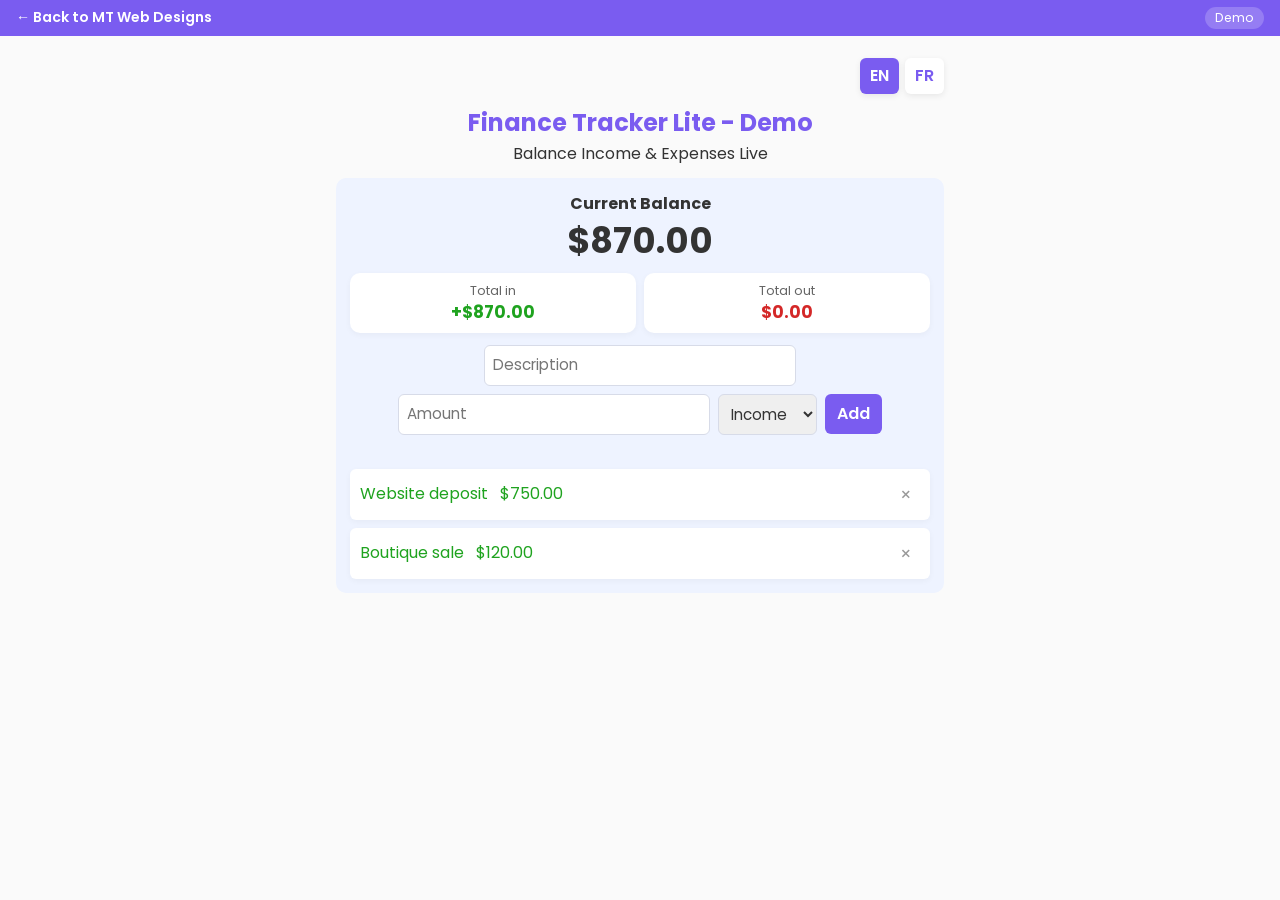
<file: tracker.html>
<!DOCTYPE html>
<html lang="en">
<head>
<meta charset="UTF-8" />
<meta name="viewport" content="width=device-width, initial-scale=1, viewport-fit=cover" />
<meta name="theme-color" content="#7a5cf0" />
<title>Finance Tracker Lite - Demo | MT Web Designs</title>
<meta name="description" content="Finance Tracker Lite: a bilingual demo by MT Web Designs. Add income and expenses and watch the balance keep up." />
<link rel="icon" type="image/png" sizes="32x32" href="favicon-32x32.png" />
<link rel="apple-touch-icon" href="apple-touch-icon.png" />
<link rel="preconnect" href="https://fonts.googleapis.com" />
<link rel="preconnect" href="https://fonts.gstatic.com" crossorigin />
<link href="https://fonts.googleapis.com/css2?family=Poppins:wght@400;600;700&display=swap" rel="stylesheet" />
<style>
:root{
  --violet:#7a5cf0;
  --light-blue:#a8d8ff;
  --bg:#fafafa;
  --text:#333;
  --income:#1fa31f;
  --expense:#d42828;
  color-scheme:light;
}
*{box-sizing:border-box;margin:0;padding:0}
body{font-family:'Poppins',Arial,sans-serif;background:var(--bg);color:var(--text);line-height:1.5}
button,input,select{font:inherit;color:inherit}
:focus-visible{outline:3px solid var(--violet);outline-offset:2px}

/* MT demo bar (same as the other demo pages) */
.demo-bar{position:sticky;top:0;z-index:30;display:flex;justify-content:space-between;align-items:center;gap:12px;background:#7a5cf0;color:#fff;font-size:.88rem;
  height:calc(36px + env(safe-area-inset-top,0px));padding:env(safe-area-inset-top,0px) 16px 0;white-space:nowrap}
.demo-bar .back{color:#fff;font-weight:600;text-decoration:none;padding:6px 0}
.demo-bar .back:hover span{text-decoration:underline}
.demo-bar .back:focus-visible{outline-color:#fff}
.demo-tag{font-size:.78rem;background:rgba(255,255,255,.2);padding:2px 10px;border-radius:999px}

.wrap{max-width:640px;margin:0 auto;padding:22px 16px calc(40px + env(safe-area-inset-bottom,0px));text-align:center}
.lang{display:flex;justify-content:flex-end;gap:6px;margin-bottom:14px}
.lang button{padding:6px 10px;border-radius:6px;border:none;background:white;color:var(--violet);font-weight:600;box-shadow:0 2px 6px rgba(0,0,0,.08);cursor:pointer}
.lang button[aria-pressed="true"]{background:var(--violet);color:white}
h1{color:var(--violet);font-size:1.5rem;line-height:1.25;margin-bottom:4px}
.subtitle{margin-bottom:6px}

/* Tracker (original styles, kept) */
.tracker-app{margin-top:12px;padding:14px;background:#eef3ff;border-radius:10px}
.tracker-display{display:flex;flex-direction:column;align-items:center;gap:6px;margin-bottom:12px;position:relative}
#balance{font-size:1.2rem}

/* Balance shown big */
#balance{font-size:2.2rem;font-weight:700;line-height:1.1;position:relative;display:inline-block}
#balance.negative{color:var(--expense)}

/* Tiny sparkle when an entry lands */
.sparkle{position:absolute;pointer-events:none;color:var(--violet);font-size:.9rem;opacity:0;animation:spark .7s ease-out forwards}
@keyframes spark{0%{opacity:0;transform:translate(0,0) scale(.4)}30%{opacity:1}100%{opacity:0;transform:translate(var(--dx),var(--dy)) scale(1)}}

/* Totals row */
.totals{display:grid;grid-template-columns:1fr 1fr;gap:8px;margin-bottom:12px}
.total{background:white;border-radius:10px;padding:8px 10px;box-shadow:0 2px 6px rgba(0,0,0,.04)}
.total span{display:block;font-size:.8rem;color:#666}
.total strong{font-size:1.05rem}
.total.in strong{color:var(--income)}
.total.out strong{color:var(--expense)}

/* Form (original styles, kept) */
#trackerForm{display:flex;flex-wrap:wrap;gap:8px;justify-content:center;align-items:center}
#trackerForm input,#trackerForm select{padding:8px;border-radius:6px;border:1px solid #d7dbe8;font-size:.95rem}
#trackerForm button{padding:8px 12px;border-radius:6px;border:none;background:var(--violet);color:white;cursor:pointer;font-weight:600}
.form-error{color:var(--expense);font-size:.85rem;min-height:1.3em;margin-top:6px}

/* List (original styles, kept) */
#transactions{list-style:none;margin-top:10px;padding:0}
#transactions li{display:flex;justify-content:space-between;align-items:center;padding:8px 10px;background:white;border-radius:6px;margin-top:8px;box-shadow:0 2px 6px rgba(0,0,0,.04)}
li.income-item{color:var(--income)}
li.expense-item{color:var(--expense)}
.tx-left{display:flex;gap:12px;align-items:center;text-align:left}
.tx-delete{background:transparent;border:none;color:#999;font-size:18px;cursor:pointer;padding:4px 8px;border-radius:4px}

/* Soft arrival */
#transactions li.arrive{animation:arrive .45s ease-out}
@keyframes arrive{from{opacity:0;transform:translateY(-8px)}to{opacity:1;transform:none}}

@media (prefers-reduced-motion:reduce){
  #transactions li.arrive{animation:none}
  .sparkle{display:none}
}
</style>
</head>
<body>

<div class="demo-bar">
  <a class="back" href="./#portfolio">← <span data-en="Back to MT Web Designs" data-fr="Retour à MT Web Designs">Back to MT Web Designs</span></a>
  <span class="demo-tag" data-en="Demo" data-fr="Démo">Demo</span>
</div>

<main class="wrap">
  <div class="lang" role="group" aria-label="Language / Langue">
    <button type="button" data-lang="en" aria-pressed="true">EN</button>
    <button type="button" data-lang="fr" aria-pressed="false">FR</button>
  </div>

  <h1 data-en="Finance Tracker Lite - Demo" data-fr="Finance Tracker Lite - Démo">Finance Tracker Lite - Demo</h1>
  <p class="subtitle" data-en="Balance Income & Expenses Live" data-fr="Équilibrer Revenus & Dépenses en Direct">Balance Income &amp; Expenses Live</p>

  <div class="tracker-app">
    <div class="tracker-display">
      <strong data-en="Current Balance" data-fr="Solde actuel">Current Balance</strong>
      <div id="balance" aria-live="polite">$0.00</div>
    </div>

    <div class="totals">
      <div class="total in"><span data-en="Total in" data-fr="Total des revenus">Total in</span><strong id="totalIn">+$0.00</strong></div>
      <div class="total out"><span data-en="Total out" data-fr="Total des dépenses">Total out</span><strong id="totalOut">-$0.00</strong></div>
    </div>

    <form id="trackerForm" novalidate>
      <input id="desc" name="desc" autocomplete="on"
             data-en-placeholder="Description" data-fr-placeholder="Description"
             placeholder="Description" required />
      <input id="amount" name="amount" type="number" step="0.01" min="0.01" inputmode="decimal"
             data-en-placeholder="Amount" data-fr-placeholder="Montant"
             placeholder="Amount" required />
      <select id="type" name="type">
        <option value="income" data-en="Income" data-fr="Revenu">Income</option>
        <option value="expense" data-en="Expense" data-fr="Dépense">Expense</option>
      </select>
      <button type="submit" data-en="Add" data-fr="Ajouter">Add</button>
    </form>
    <p class="form-error" id="formError" role="alert"></p>

    <ul id="transactions" aria-live="polite"></ul>
  </div>
</main>

<script>
(() => {
  const STORE = "mtwd-tracker-v1";
  const SAMPLES = [
    { desc: { en: "Website deposit", fr: "Acompte site Web" }, amount: 750, type: "income" },
    { desc: { en: "Boutique sale", fr: "Vente boutique" }, amount: 120, type: "income" },
    { desc: { en: "Café latte with a client", fr: "Café latte avec un client" }, amount: 6, type: "expense" },
    { desc: { en: "Pizza for the team", fr: "Pizza pour l'équipe" }, amount: 24, type: "expense" },
    { desc: { en: "Instagram ad test", fr: "Petit test pub Instagram" }, amount: 30, type: "expense" }
  ];
  const MSG = {
    en: { amount: "Enter an amount above zero.", desc: "Enter a description.", del: "Delete" },
    fr: { amount: "Entrez un montant supérieur à zéro.", desc: "Entrez une description.", del: "Supprimer" }
  };

  const $ = id => document.getElementById(id);
  const list = $("transactions"), balEl = $("balance");
  const reduce = () => window.matchMedia("(prefers-reduced-motion: reduce)").matches;
  let lang = "en", entries = [], shown = 0;

  // Money: -$25.00 / -25,00 $
  function money(v, sign) {
    const abs = Math.abs(v).toFixed(2);
    const s = v < 0 ? "-" : (sign && v > 0 ? "+" : "");
    return lang === "fr" ? `${s}${abs.replace(".", ",")} $` : `${s}$${abs}`;
  }

  function save() { try { localStorage.setItem(STORE, JSON.stringify(entries)); } catch (e) {} }
  function load() {
    try {
      const raw = localStorage.getItem(STORE);
      if (raw === null) return null;
      const d = JSON.parse(raw);
      return Array.isArray(d) ? d.filter(x => x && x.amount > 0 && (x.type === "income" || x.type === "expense")) : null;
    } catch (e) { return null; }
  }

  const descText = e => typeof e.desc === "string" ? e.desc : (e.desc[lang] || e.desc.en);
  const totals = () => entries.reduce((t, e) => {
    if (e.type === "income") t.in += e.amount; else t.out += e.amount;
    return t;
  }, { in: 0, out: 0 });

  function itemEl(e, animate) {
    const li = document.createElement("li");
    li.className = e.type === "income" ? "income-item" : "expense-item";
    if (animate) li.classList.add("arrive");
    li.dataset.id = e.id;
    const left = document.createElement("div"); left.className = "tx-left";
    const d = document.createElement("span"); d.className = "tx-desc"; d.textContent = descText(e);
    const a = document.createElement("span"); a.className = "tx-amount"; a.textContent = money(e.amount);
    left.append(d, a);
    const del = document.createElement("button");
    del.type = "button"; del.className = "tx-delete"; del.textContent = "×";
    del.setAttribute("aria-label", MSG[lang].del + ": " + descText(e));
    li.append(left, del);
    return li;
  }

  let shownBalance = 0, tickId = 0;
  function showTotals(animate) {
    const t = totals(), target = t.in - t.out;
    $("totalIn").textContent = money(t.in, true);
    $("totalOut").textContent = money(-t.out);
    cancelAnimationFrame(tickId);
    if (!animate || reduce()) { shownBalance = target; paintBalance(); return; }
    const from = shownBalance, start = performance.now(), dur = 450;
    const step = now => {
      const k = Math.min(1, (now - start) / dur);
      shownBalance = from + (target - from) * (1 - Math.pow(1 - k, 3));
      paintBalance();
      if (k < 1) tickId = requestAnimationFrame(step); else { shownBalance = target; paintBalance(); }
    };
    tickId = requestAnimationFrame(step);
  }
  function paintBalance() {
    const v = Math.round(shownBalance * 100) / 100;
    balEl.textContent = money(v);
    balEl.classList.toggle("negative", v < 0);
  }

  function sparkle() {
    if (reduce()) return;
    const host = balEl.parentElement, r = balEl.getBoundingClientRect(), h = host.getBoundingClientRect();
    const cx = r.left - h.left + r.width / 2, cy = r.top - h.top + r.height / 2;
    for (let i = 0; i < 6; i++) {
      const s = document.createElement("span");
      s.className = "sparkle"; s.textContent = "✦"; s.setAttribute("aria-hidden", "true");
      const ang = (Math.PI * 2 * i) / 6 + Math.random() * 0.5, dist = 28 + Math.random() * 16;
      s.style.left = cx + "px"; s.style.top = cy - 8 + "px";
      s.style.setProperty("--dx", Math.cos(ang) * dist + "px");
      s.style.setProperty("--dy", Math.sin(ang) * dist * 0.7 + "px");
      host.appendChild(s);
      setTimeout(() => s.remove(), 800);
    }
  }

  function renderAll() {
    list.innerHTML = "";
    entries.forEach(e => list.appendChild(itemEl(e, false)));
    showTotals(false);
  }

  function addEntry(e, animate) {
    e.id = e.id || Date.now().toString(36) + Math.random().toString(36).slice(2, 6);
    entries.push(e); save();
    list.appendChild(itemEl(e, animate));
    showTotals(animate);
    if (animate) sparkle();
  }

  function applyLang(l) {
    lang = l;
    document.documentElement.lang = l;
    document.querySelectorAll("[data-en]").forEach(el => { el.textContent = el.dataset[l]; });
    document.querySelectorAll("[data-en-placeholder]").forEach(el => { el.placeholder = el.dataset[l + "Placeholder"]; });
    document.querySelectorAll(".lang button").forEach(b => b.setAttribute("aria-pressed", b.dataset.lang === l));
    document.title = l === "fr" ? "Finance Tracker Lite - Démo | MT Web Designs" : "Finance Tracker Lite - Demo | MT Web Designs";
    if ($("formError").textContent) $("formError").textContent = "";
    // re-label existing entries and totals in the chosen language
    list.querySelectorAll("li").forEach(li => {
      const e = entries.find(x => x.id === li.dataset.id); if (!e) return;
      li.querySelector(".tx-desc").textContent = descText(e);
      li.querySelector(".tx-amount").textContent = money(e.amount);
      li.querySelector(".tx-delete").setAttribute("aria-label", MSG[lang].del + ": " + descText(e));
    });
    const t = totals(); $("totalIn").textContent = money(t.in, true); $("totalOut").textContent = money(-t.out); paintBalance();
    try { localStorage.setItem("mtwd-lang", l); } catch (e) {}
  }

  // Add
  $("trackerForm").addEventListener("submit", ev => {
    ev.preventDefault();
    const desc = $("desc").value.trim();
    const amount = parseFloat($("amount").value);
    const type = $("type").value;
    const err = $("formError");
    if (!desc) { err.textContent = MSG[lang].desc; $("desc").focus(); return; }
    if (!(amount > 0)) { err.textContent = MSG[lang].amount; $("amount").focus(); return; }
    err.textContent = "";
    addEntry({ desc, amount: Math.round(amount * 100) / 100, type }, true);
    $("trackerForm").reset();
    $("type").value = "income";
  });

  // Delete
  list.addEventListener("click", ev => {
    const btn = ev.target.closest(".tx-delete"); if (!btn) return;
    const li = btn.closest("li");
    entries = entries.filter(x => x.id !== li.dataset.id); save();
    li.remove();
    showTotals(true);
  });

  document.querySelectorAll(".lang button").forEach(b => b.addEventListener("click", () => applyLang(b.dataset.lang)));

  // Start
  let initial = (navigator.language || "").toLowerCase().startsWith("fr") ? "fr" : "en";
  try { const s = localStorage.getItem("mtwd-lang"); if (s === "en" || s === "fr") initial = s; } catch (e) {}
  applyLang(initial);

  const saved = load();
  if (saved) {
    entries = saved; renderAll();
  } else {
    // First visit: sample entries land one by one
    let i = 0;
    const next = () => {
      if (i >= SAMPLES.length) return;
      addEntry(JSON.parse(JSON.stringify(SAMPLES[i++])), true);
      setTimeout(next, reduce() ? 0 : 550);
    };
    setTimeout(next, reduce() ? 0 : 400);
  }
})();
</script>
</body>
</html>
</file>
<file: style.css>
:root{
  --violet: #7a5cf0;
  --light-blue: #a8d8ff;
  --bg: #fafafa;
  --text: #333;
  --income: #1fa31f;
  --expense: #d42828;
}

*{
  box-sizing:border-box;
  margin:0;
  padding:0;
  font-family:'Poppins',system-ui,Arial;
}

body{
  background:var(--bg);
  color:var(--text);
}

/* LANG TOGGLE */
.lang-toggle{
  position:fixed;
  top:12px;
  right:14px;
  z-index:1000;
  display:flex;
  gap:6px;
}
.lang-toggle button{
  padding:6px 10px;
  border-radius:6px;
  border:none;
  background:white;
  color:var(--violet);
  font-weight:600;
  cursor:pointer;
  box-shadow:0 2px 6px rgba(0,0,0,0.08);
}
.lang-toggle button.active{
  background:var(--violet);
  color:white;
}

/* HEADER */
header{
  background:linear-gradient(135deg,var(--violet),var(--light-blue));
  color:white;
  text-align:center;
  padding:28px 18px;
}
header .brand{
  display:inline-flex;
  align-items:center;
  gap:12px;
  font-size:1.6rem;
  font-weight:700;
}
.logo{
  width:48px;
  height:48px;
  padding:6px;
  background:white;
  border-radius:50%;
  box-shadow:0 2px 8px rgba(0,0,0,0.12);
}

/* NAV */
nav{
  background:white;
  box-shadow:0 2px 8px rgba(0,0,0,0.06);
}
nav ul{
  display:flex;
  justify-content:center;
  list-style:none;
}
nav a{
  display:block;
  padding:12px 18px;
  text-decoration:none;
  color:var(--violet);
  font-weight:600;
}

/* HERO */
.hero{
  position:relative;
  padding:64px 20px;
  text-align:center;
  background:linear-gradient(135deg,var(--light-blue),var(--violet));
  color:white;
  text-shadow:0 1px 3px rgba(0,0,0,0.25);
}
.hero h1{
  color:white;
  font-size:1.8rem;
  margin-bottom:10px;
}

/* SECTIONS */
main section{
  max-width:1000px;
  margin:0 auto;
  padding:36px 20px;
}
h2{
  color:var(--violet);
  text-align:center;
  margin-bottom:18px;
}

/* SERVICES */
.services{
  display:grid;
  grid-template-columns:repeat(auto-fit,minmax(250px,1fr));
  gap:1.5rem;
  text-align:center;
}
.service{
  background:white;
  padding:2rem;
  border-radius:10px;
  box-shadow:0 4px 12px rgba(0,0,0,0.05);
  transition:transform 0.3s, box-shadow 0.3s;
}
.service:hover{
  transform:translateY(-5px);
  box-shadow:0 8px 20px rgba(0,0,0,0.1);
}
.service h3{
  color:var(--violet);
  margin-bottom:0.8rem;
}

#portfolio > p{ text-align:center; }

/* PROJECT CARD */
.project{
  background:white;
  padding:1.5rem;
  border-radius:10px;
  box-shadow:0 4px 12px rgba(0,0,0,0.05);
  max-width:640px;
  margin:18px auto 32px;
  text-align:center;
}
.project h3{ color:var(--violet); margin-bottom:0.5rem; }
.project-link{
  display:inline-block;
  margin-top:14px;
  padding:10px 24px;
  border-radius:999px;
  background:var(--violet);
  color:white;
  font-weight:700;
  text-decoration:none;
}

/* ABOUT */
.about-card{
  background:white;
  max-width:720px;
  margin:0 auto;
  padding:2rem;
  border-radius:10px;
  box-shadow:0 4px 12px rgba(0,0,0,0.05);
  text-align:center;
}
.about-lead{
  font-weight:600;
  color:var(--violet);
  font-size:1.1rem;
  margin-bottom:0;
}
.about-facts{
  list-style:none;
  display:flex;
  flex-wrap:wrap;
  justify-content:center;
  gap:10px;
  margin:1.4rem 0 0;
  padding:0;
}
.about-facts li{
  background:#f1eefe;
  color:#4b3aa8;
  padding:6px 14px;
  border-radius:999px;
  font-size:0.9rem;
}

/* CONTACT */
.contact{
  display:flex;
  flex-direction:column;
  align-items:center;
  text-align:center;
}
.contact form{
  width:100%;
  max-width:420px;
  display:flex;
  flex-direction:column;
  gap:10px;
  margin-top:14px;
}
.contact input,.contact textarea{
  padding:10px;
  border-radius:8px;
  border:1px solid #d7dbe8;
  font-size:0.95rem;
}
.contact button{
  padding:10px;
  border-radius:8px;
  border:none;
  background:var(--violet);
  color:white;
  font-weight:700;
  cursor:pointer;
}

.contact button:disabled{ opacity:0.6; cursor:wait; }
.hp{ position:absolute; left:-9999px; }
#formStatus{ min-height:1.2em; font-size:0.95rem; }
#formStatus.ok{ color:var(--income); }
#formStatus.err{ color:var(--expense); }

/* FOOTER */
footer{
  text-align:center;
  padding:18px 10px;
  background:white;
  color:#666;
  margin-top:20px;
  font-size:0.95rem;
}
footer p + p{ margin-top:6px; }
footer a{ color:var(--violet); text-decoration:none; }
footer a:hover{ text-decoration:underline; }
.footer-nav{ display:flex; justify-content:center; flex-wrap:wrap; gap:4px 16px; }

/* CTA BUTTON */
.cta-button{
  display:inline-block;
  margin-top:18px;
  padding:14px 32px;
  border-radius:999px;
  background:white;
  color:var(--violet);
  font-weight:700;
  text-decoration:none;
  text-shadow:none;
  box-shadow:0 4px 14px rgba(0,0,0,0.2);
  transition:transform 0.2s, box-shadow 0.2s;
}
.cta-button:hover{
  transform:translateY(-2px);
  box-shadow:0 6px 18px rgba(0,0,0,0.25);
}
a:focus-visible, button:focus-visible{ outline:3px solid var(--violet); outline-offset:2px; }
.cta-button:focus-visible{ outline-color:white; }
@media (prefers-reduced-motion: reduce){
  .cta-button, .service{ transition:none; }
}

/* RESPONSIVE */
@media(max-width:600px){
  header .brand{ font-size:1.2rem; }
  .hero h1{ font-size:1.2rem; }
  nav ul{ flex-wrap:wrap; }
}
.project-cta{
  display:block;
  margin-top:12px;
  font-size:0.9rem;
  color:var(--violet);
  text-decoration:none;
}
.project-cta:hover{ text-decoration:underline; }

.privacy-note{
  font-size:0.82rem;
  color:#666;
  margin-top:10px;
}
.privacy-note a{ color:var(--violet); }

/* PRICE NOTE */
.price-note{
  margin-top:12px;
  font-size:0.95rem;
}

/* MESSENGER BUTTON */
.messenger-btn{
  position:fixed;
  right:18px;
  bottom:calc(18px + env(safe-area-inset-bottom, 0px));
  z-index:1000;
  width:56px;
  height:56px;
  border-radius:50%;
  background:#0084ff;
  color:white;
  display:flex;
  align-items:center;
  justify-content:center;
  box-shadow:0 4px 14px rgba(0,0,0,0.25);
}
.messenger-btn svg{ width:30px; height:30px; }
.messenger-btn:focus-visible{ outline:3px solid var(--violet); outline-offset:3px; }
.sr-only{
  position:absolute;
  width:1px;
  height:1px;
  overflow:hidden;
  clip:rect(0 0 0 0);
  white-space:nowrap;
}

/* PORTFOLIO THUMBNAILS */
.project-thumb{
  display:block;
  width:100%;
  height:auto;
  border-radius:8px;
  margin-bottom:14px;
}

/* PHONE: one-line menu, footer clear of Messenger button */
@media(max-width:600px){
  nav ul{ flex-wrap:nowrap; }
  nav a{ padding:12px 7px; font-size:0.85rem; }
  footer{ padding-bottom:90px; }
}

/* ABOUT LINK */
.about-lead a{ color:inherit; text-decoration:underline; }

/* CRYSTAL-ICE HAIRLINE (under the hero) */
.hero::after{
  content:"";
  position:absolute;
  left:0;
  right:0;
  bottom:0;
  height:2px;
  background:linear-gradient(90deg,var(--light-blue),#ffffff 50%,var(--light-blue));
  box-shadow:0 0 8px 1px rgba(168,216,255,0.9);
}

/* DIAMOND SHINE (logo) */
.logo-wrap{
  position:relative;
  display:inline-block;
  line-height:0;
  border-radius:50%;
  overflow:hidden;
}
.logo-wrap::after{
  content:"";
  position:absolute;
  inset:0;
  background:linear-gradient(115deg,transparent 30%,rgba(168,216,255,0.55) 44%,rgba(255,255,255,0.9) 50%,rgba(168,216,255,0.55) 56%,transparent 70%);
  transform:translateX(-120%);
  animation:diamond-shine 1.2s ease-in-out 0.6s 1 both;
  pointer-events:none;
}
.logo-wrap::before{
  content:"\2726";
  position:absolute;
  top:5px;
  right:9px;
  z-index:1;
  font-size:12px;
  line-height:1;
  color:var(--violet);
  opacity:0;
  animation:diamond-sparkle 0.9s ease-out 1.5s 1 both;
  pointer-events:none;
}
@keyframes diamond-sparkle{ 0%{opacity:0;transform:scale(.3);} 40%{opacity:1;transform:scale(1.15);} 100%{opacity:0;transform:scale(.6);} }
.brand:hover .logo-wrap::before,
.brand:active .logo-wrap::before{ animation:diamond-sparkle-again 0.9s ease-out 0.9s 1 both; }
@keyframes diamond-sparkle-again{ 0%{opacity:0;transform:scale(.3);} 40%{opacity:1;transform:scale(1.15);} 100%{opacity:0;transform:scale(.6);} }
.brand:hover .logo-wrap::after,
.brand:active .logo-wrap::after{
  animation:diamond-shine-again 1.2s ease-in-out 1 both;
}
@keyframes diamond-shine{ from{ transform:translateX(-120%); } to{ transform:translateX(120%); } }
@keyframes diamond-shine-again{ from{ transform:translateX(-120%); } to{ transform:translateX(120%); } }
@media (prefers-reduced-motion:reduce){
  .logo-wrap::after, .logo-wrap::before{ animation:none; display:none; }
}
</file>
